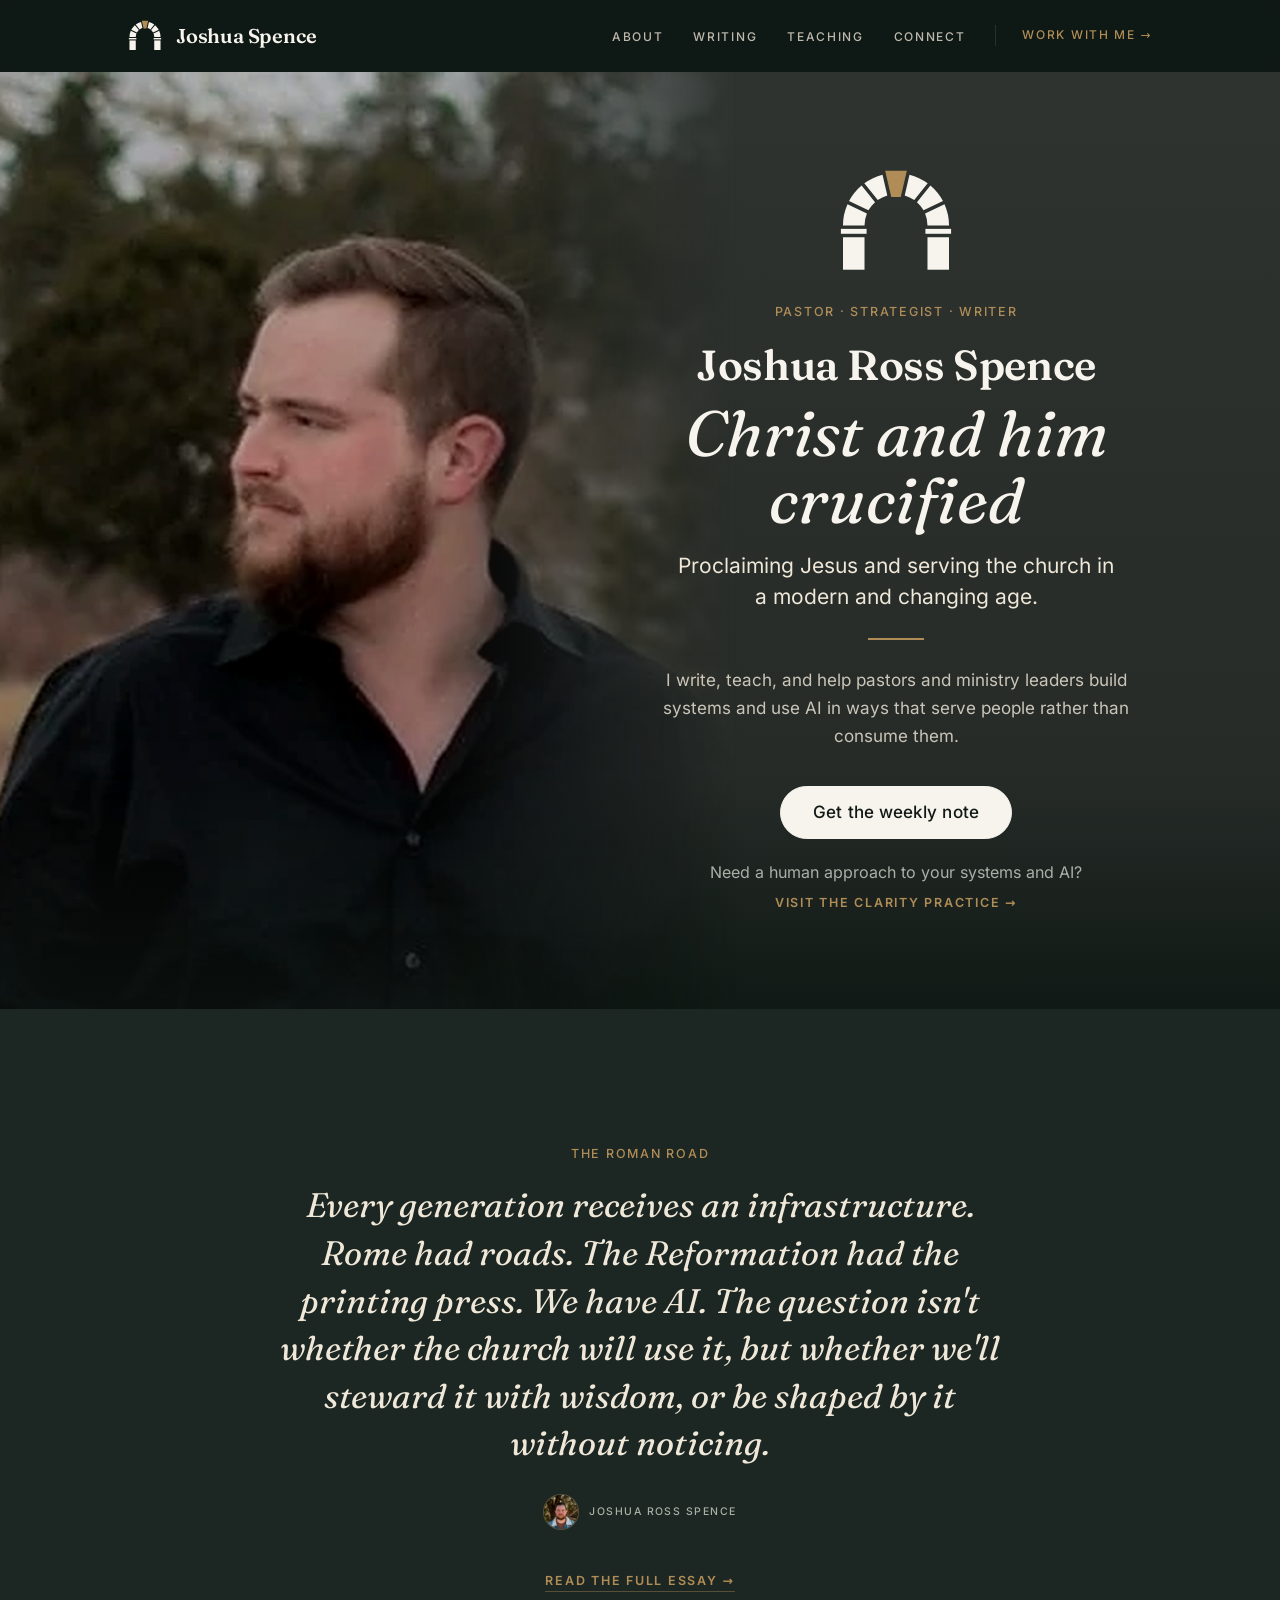
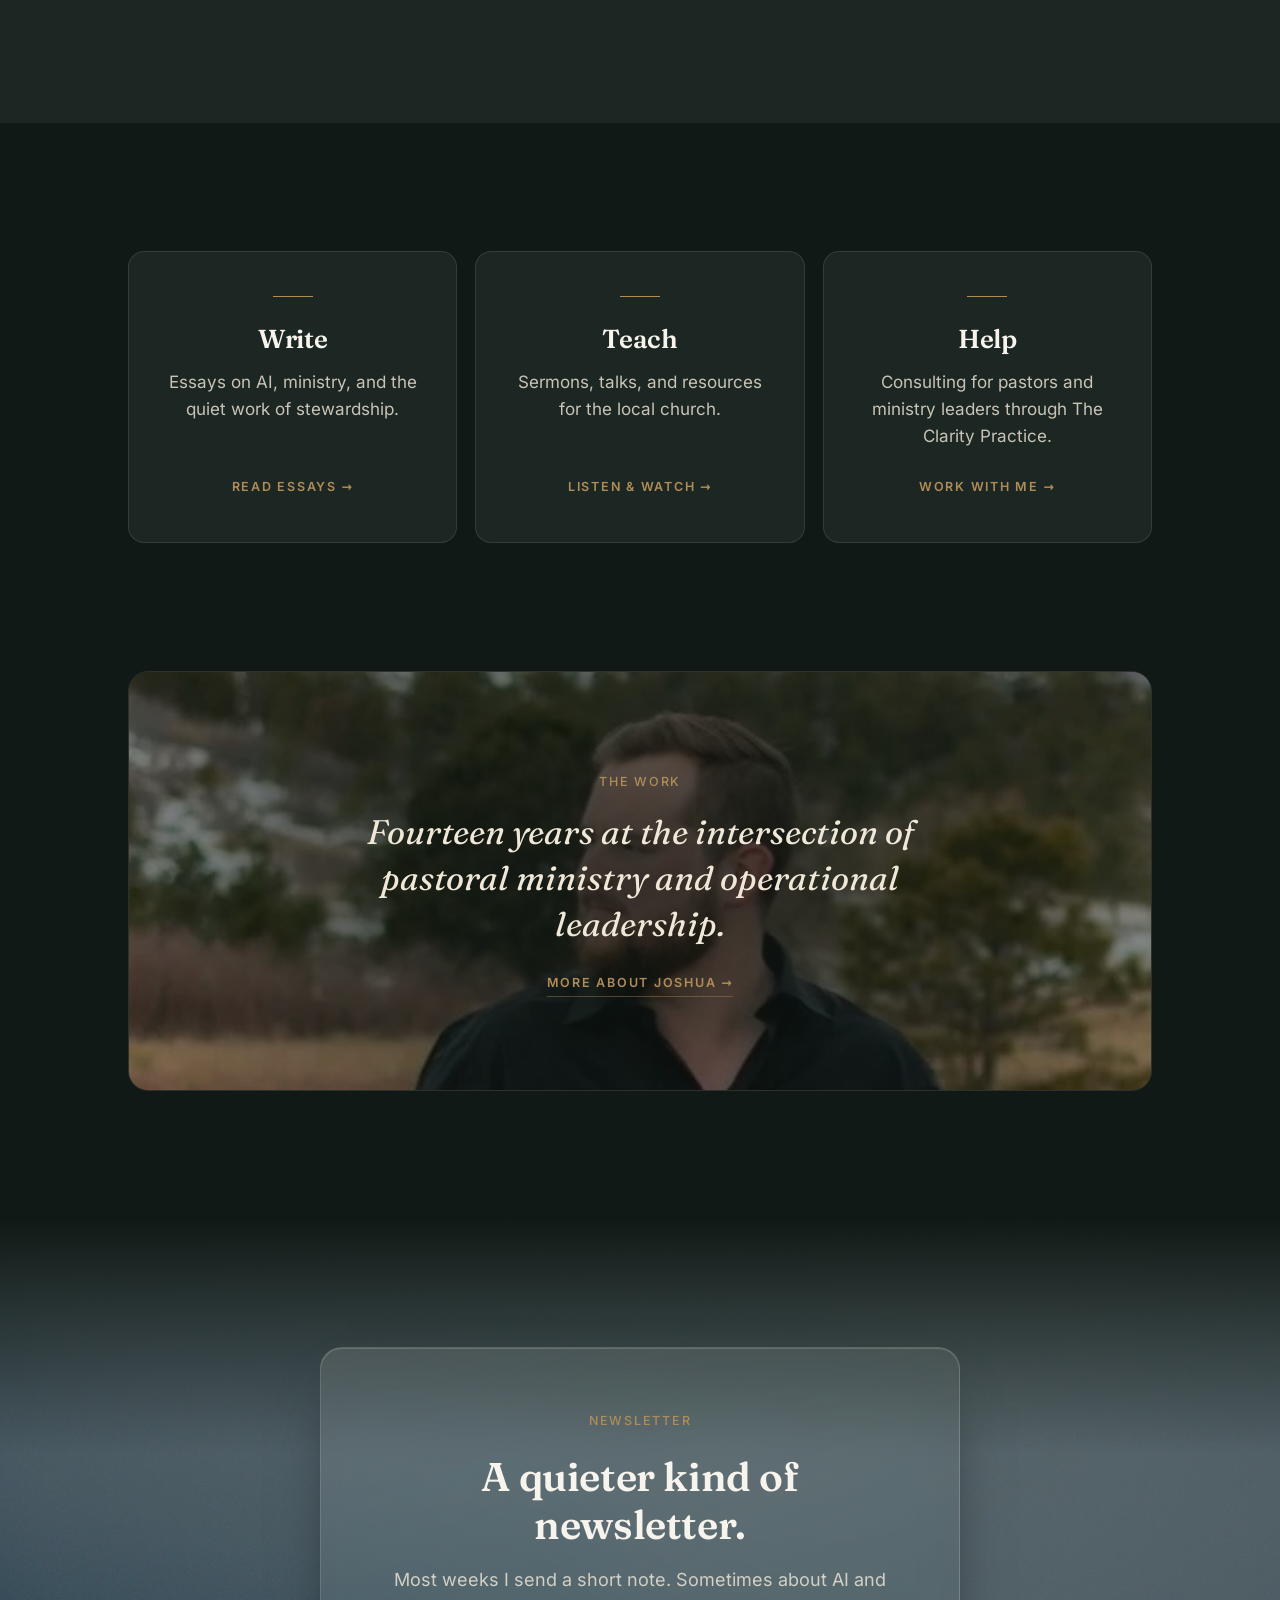
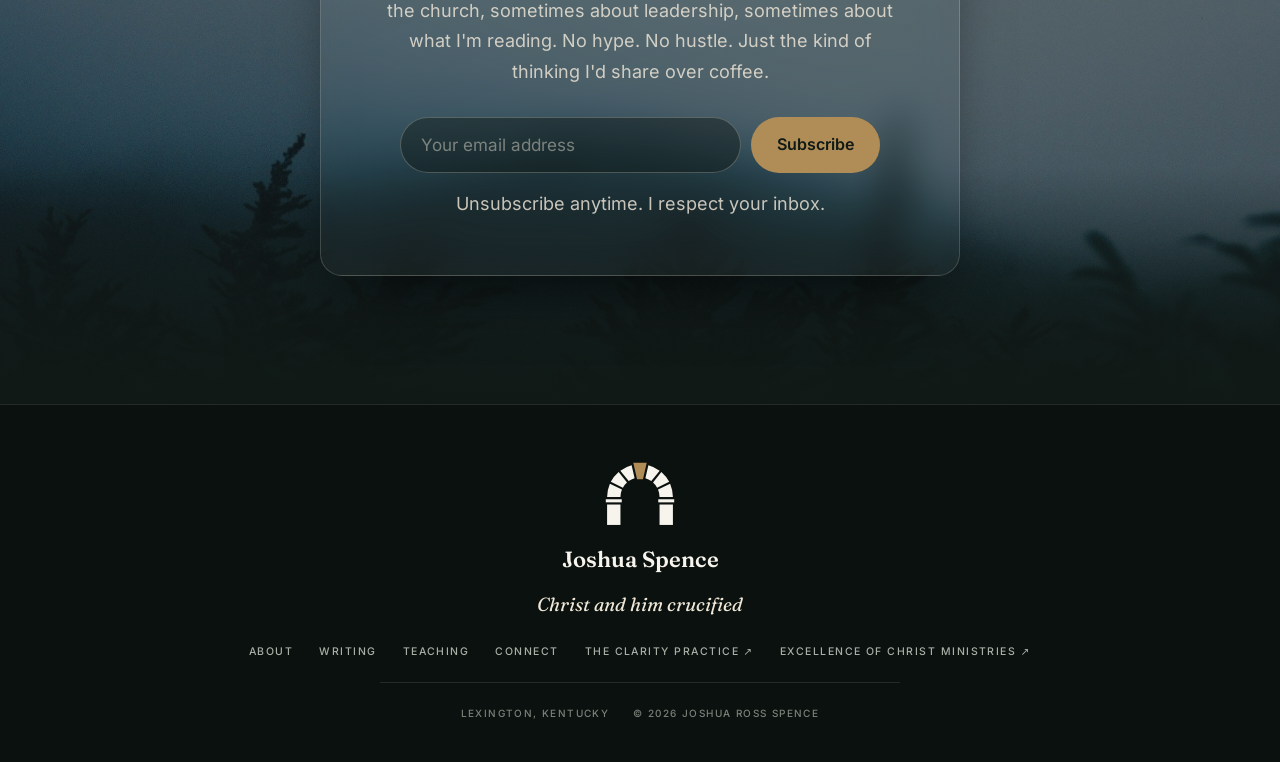
<file: index.html>
<!DOCTYPE html>
<html lang="en">
<head>
  <meta charset="UTF-8">
  <meta name="viewport" content="width=device-width, initial-scale=1.0">
  <title>Joshua Ross Spence · Christ and him crucified</title>
  <meta name="description" content="Joshua Ross Spence is a pastor and writer proclaiming Jesus and serving the church in a modern and changing age. Essays, teaching, and a quiet newsletter.">
  <meta name="theme-color" content="#101915">
  <link rel="canonical" href="https://joshuaspence.org/">
  <link rel="icon" href="assets/img/favicon.svg" type="image/svg+xml">
  <link rel="icon" href="assets/img/favicon-32.png" sizes="32x32" type="image/png">
  <link rel="apple-touch-icon" href="assets/img/apple-touch-icon.png">
  <meta property="og:type" content="website">
  <meta property="og:site_name" content="Joshua Ross Spence">
  <meta property="og:title" content="Joshua Ross Spence · Christ and him crucified">
  <meta property="og:description" content="Joshua Ross Spence is a pastor and writer proclaiming Jesus and serving the church in a modern and changing age. Essays, teaching, and a quiet newsletter.">
  <meta property="og:url" content="https://joshuaspence.org/">
  <meta property="og:image" content="https://joshuaspence.org/assets/img/og-image.jpg">
  <meta name="twitter:card" content="summary_large_image">
  <link rel="preload" href="assets/fonts/inter-latin-400-normal.woff2" as="font" type="font/woff2" crossorigin>
  <link rel="preload" href="assets/fonts/fraunces-latin-600-normal.woff2" as="font" type="font/woff2" crossorigin>
  <link rel="stylesheet" href="assets/css/styles.css">
  <script src="assets/js/flag.js"></script>
  <script type="application/ld+json">
  {"@context":"https://schema.org","@graph":[
    {"@type":"Person","@id":"https://joshuaspence.org/#person","name":"Joshua Ross Spence","alternateName":["Joshua Spence","Joshua R. Spence"],
     "url":"https://joshuaspence.org/","image":"https://joshuaspence.org/assets/img/js-portrait.jpg",
     "jobTitle":"Pastor, strategist, and writer","description":"Pastor and writer proclaiming Jesus and serving the church in a modern and changing age. Founder of The Clarity Practice, which helps churches use systems and AI wisely.",
     "address":{"@type":"PostalAddress","addressLocality":"Lexington","addressRegion":"KY","addressCountry":"US"},
     "alumniOf":{"@type":"CollegeOrUniversity","name":"Asbury Theological Seminary"},
     "knowsAbout":["Christian theology","Pastoral ministry","Church administration","AI for churches","Nonprofit operations"],
     "sameAs":["https://joshuaspence.co","https://substack.com/@joshuarossspence","https://www.instagram.com/joshuarossspence"]},
    {"@type":"WebSite","@id":"https://joshuaspence.org/#website","url":"https://joshuaspence.org/","name":"Joshua Ross Spence","description":"Christ and him crucified. Proclaiming Jesus and serving the church in a modern and changing age.","publisher":{"@id":"https://joshuaspence.org/#person"},"inLanguage":"en-US"}
  ]}
  </script>
</head>
<body>

  <!-- NAV -->
  <nav class="nav" role="navigation" aria-label="Main navigation">
    <div class="nav-inner">
      <a href="index.html" class="nav-logo" aria-label="Joshua Ross Spence, home"><img class="arch" src="assets/img/arch-white.svg" alt="" width="34" height="31"><span class="nav-name">Joshua Spence</span></a>
      <ul class="nav-links" role="list">
        <li><a href="about.html">About</a></li>
        <li><a href="writing.html">Writing</a></li>
        <li><a href="teaching.html">Teaching</a></li>
        <li><a href="connect.html">Connect</a></li>
      </ul>
      <a href="https://joshuaspence.co" class="nav-work" target="_blank" rel="noopener noreferrer">Work with me →</a>
      <button class="nav-hamburger" aria-label="Open menu" aria-expanded="false">
        <span></span><span></span><span></span>
      </button>
    </div>
  </nav>

  <div class="nav-mobile" role="dialog" aria-label="Mobile navigation">
    <a href="about.html">About</a>
    <a href="writing.html">Writing</a>
    <a href="teaching.html">Teaching</a>
    <a href="connect.html">Connect</a>
    <a href="https://joshuaspence.co" class="nav-work-mobile" target="_blank" rel="noopener noreferrer">Work with me →</a>
  </div>

  <main>

    <!-- HERO -->
    <section class="home-hero-section">
      <div class="home-hero-portrait">
        <img src="assets/img/js-hero-outdoor.jpg" alt="Joshua Ross Spence outdoors in a field near the pines" draggable="false" fetchpriority="high">
      </div>
      <div class="container">
        <div class="home-hero">
          <img class="arch hero-arch" src="assets/img/arch-white.svg" alt="" width="120" height="110">
          <span class="overline">Pastor · Strategist · Writer</span>
          <h1 class="hero-name">Joshua Ross Spence</h1>
          <p class="hero-line">Christ and him crucified</p>
          <p class="hero-desc">Proclaiming Jesus and serving the church in a modern and changing age.</p>
          <span class="hair" aria-hidden="true"></span>
          <p class="hero-sub">I write, teach, and help pastors and ministry leaders build systems and use AI in ways that serve people rather than consume them.</p>
          <div class="hero-actions">
            <a href="#subscribe" class="btn btn-primary btn-lg">Get the weekly note</a>
            <div class="hero-consult">
              <p class="hero-consult-label">Need a human approach to your systems and AI?</p>
              <a href="https://joshuaspence.co" class="hero-secondary" target="_blank" rel="noopener noreferrer">Visit The Clarity Practice →</a>
            </div>
          </div>
        </div>
      </div>
    </section>

    <!-- THE ROMAN ROAD -->
    <section class="roman-road section-stone">
      <div class="container">
        <div class="roman-road-inner fade-up">
          <span class="overline">The Roman Road</span>
          <p class="roman-road-body">Every generation receives an infrastructure. Rome had roads. The Reformation had the printing press. We have AI. The question isn't whether the church will use it, but whether we'll steward it with wisdom, or be shaped by it without noticing.</p>
          <div class="quote-attr">
            <div class="avatar avatar-sm">
              <img src="assets/img/js-portrait.jpg" alt="Joshua Spence">
            </div>
            <span class="quote-attr-name">Joshua Ross Spence</span>
          </div>
          <div class="roman-road-cta">
            <a href="writing.html#roman-road" class="link-text">Read the full essay →</a>
          </div>
        </div>
      </div>
    </section>

    <!-- THREE COLUMNS: WRITE / TEACH / HELP -->
    <section class="three-col-section">
      <div class="container">
        <div class="three-col-grid stagger">

          <div class="col-card">
            <div class="col-rule"></div>
            <h3>Write</h3>
            <p>Essays on AI, ministry, and the quiet work of stewardship.</p>
            <a href="writing.html" class="col-link">Read essays →</a>
          </div>

          <div class="col-card">
            <div class="col-rule"></div>
            <h3>Teach</h3>
            <p>Sermons, talks, and resources for the local church.</p>
            <a href="teaching.html" class="col-link">Listen &amp; watch →</a>
          </div>

          <div class="col-card">
            <div class="col-rule"></div>
            <h3>Help</h3>
            <p>Consulting for pastors and ministry leaders through The Clarity Practice.</p>
            <a href="https://joshuaspence.co" class="col-link" target="_blank" rel="noopener noreferrer">Work with me →</a>
          </div>

        </div>
      </div>
    </section>

    <!-- PHOTO STRIP -->
    <section style="padding: 0 0 clamp(88px,10vw,128px);">
      <div class="container">
        <div class="photo-strip fade-up">
          <img src="assets/img/js-outdoor.jpg" alt="Joshua Spence" loading="lazy">
          <div class="photo-strip-overlay">
            <div class="photo-strip-content">
              <span class="overline">The Work</span>
              <blockquote>Fourteen years at the intersection of pastoral ministry and operational leadership.</blockquote>
              <a href="about.html" class="strip-link">More about Joshua →</a>
            </div>
          </div>
        </div>
      </div>
    </section>

    <!-- EMAIL SIGNUP -->
    <section class="email-section" id="subscribe">
      <div class="container">
        <div class="email-inner fade-up">
          <span class="overline">Newsletter</span>
          <h2>A quieter kind of newsletter.</h2>
          <p>Most weeks I send a short note. Sometimes about AI and the church, sometimes about leadership, sometimes about what I'm reading. No hype. No hustle. Just the kind of thinking I'd share over coffee.</p>
          <iframe name="kit-frame" style="display:none;" aria-hidden="true" title="Kit form target"></iframe>
          <form class="email-form" action="https://app.kit.com/forms/9468211/subscriptions" method="post" target="kit-frame" novalidate>
            <input type="email" name="email_address" class="email-input" placeholder="Your email address" required aria-label="Email address">
            <button type="submit" class="email-btn">Subscribe</button>
          </form>
          <p class="email-micro">Unsubscribe anytime. I respect your inbox.</p>
        </div>
      </div>
    </section>

  </main>

  <!-- FOOTER -->
  <footer class="footer" role="contentinfo">
    <div class="container">
      <div class="footer-inner">
        <div class="footer-mark">
          <img class="arch" src="assets/img/arch-white.svg" alt="" width="72" height="66">
          <span class="footer-wordmark">Joshua Spence</span>
          <span class="italic-line">Christ and him crucified</span>
        </div>
        <nav class="footer-links" aria-label="Footer navigation">
          <a href="about.html">About</a>
          <a href="writing.html">Writing</a>
          <a href="teaching.html">Teaching</a>
          <a href="connect.html">Connect</a>
          <a href="https://joshuaspence.co" target="_blank" rel="noopener noreferrer">The Clarity Practice ↗</a>
          <a href="https://excellenciesofchrist.com" target="_blank" rel="noopener noreferrer">Excellence of Christ Ministries ↗</a>
        </nav>
        <div class="footer-divider"></div>
        <div class="footer-meta">
          <span>Lexington, Kentucky</span>
          <span>&copy; 2026 Joshua Ross Spence</span>
        </div>
      </div>
    </div>
  </footer>

  <script src="assets/js/main.js" defer></script>
</body>
</html>
</file>
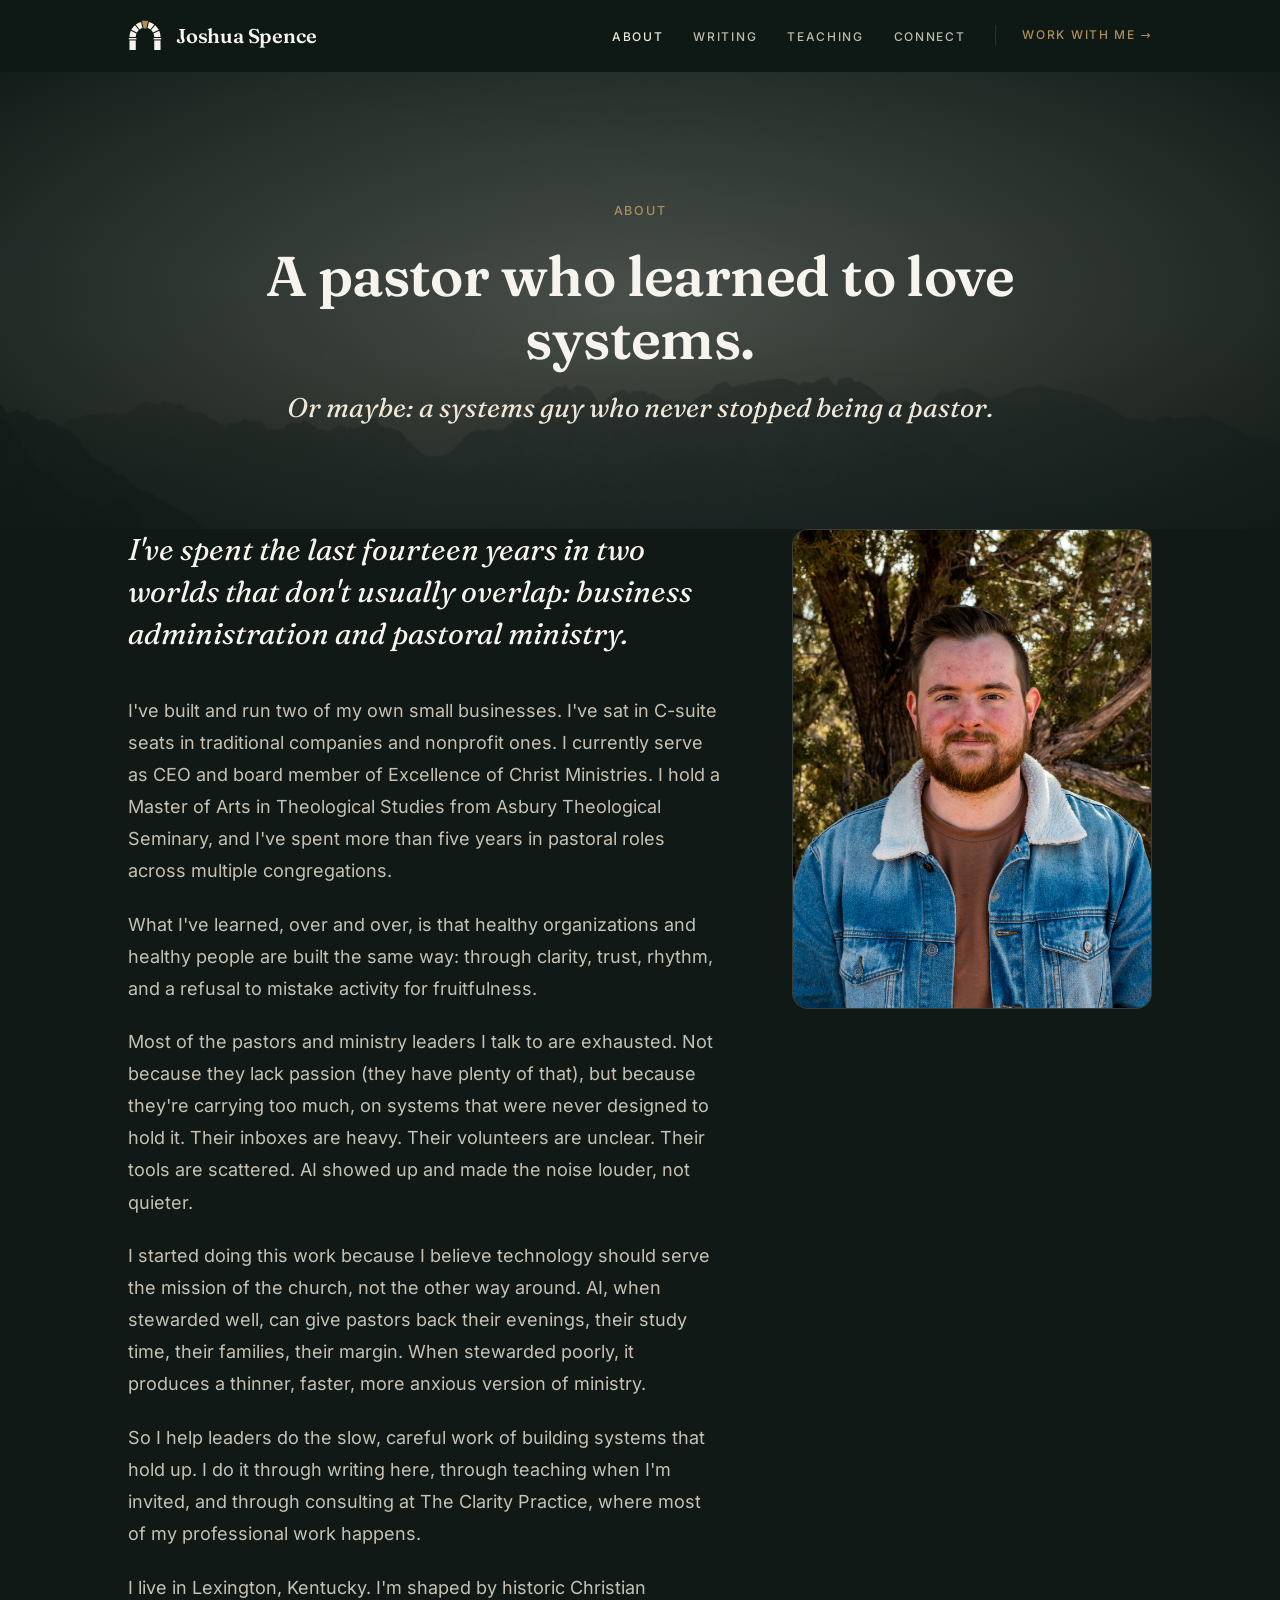
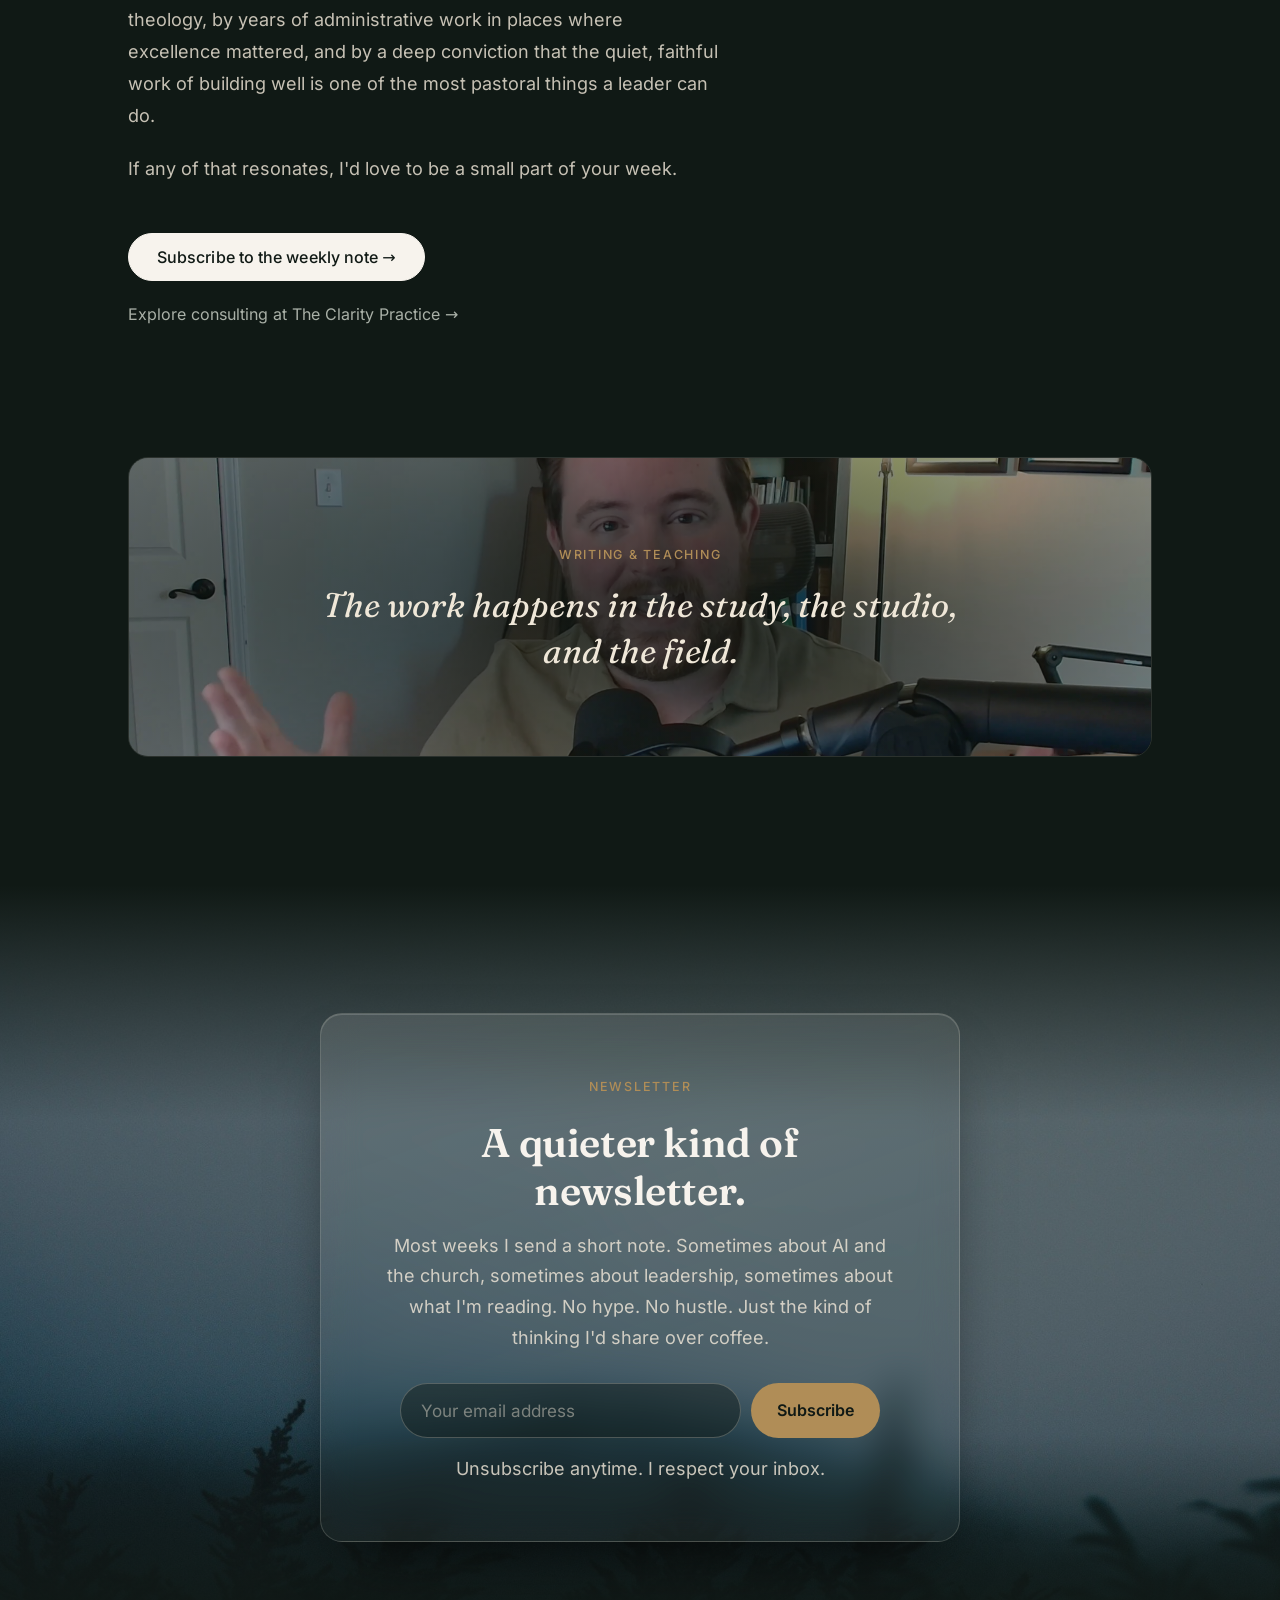
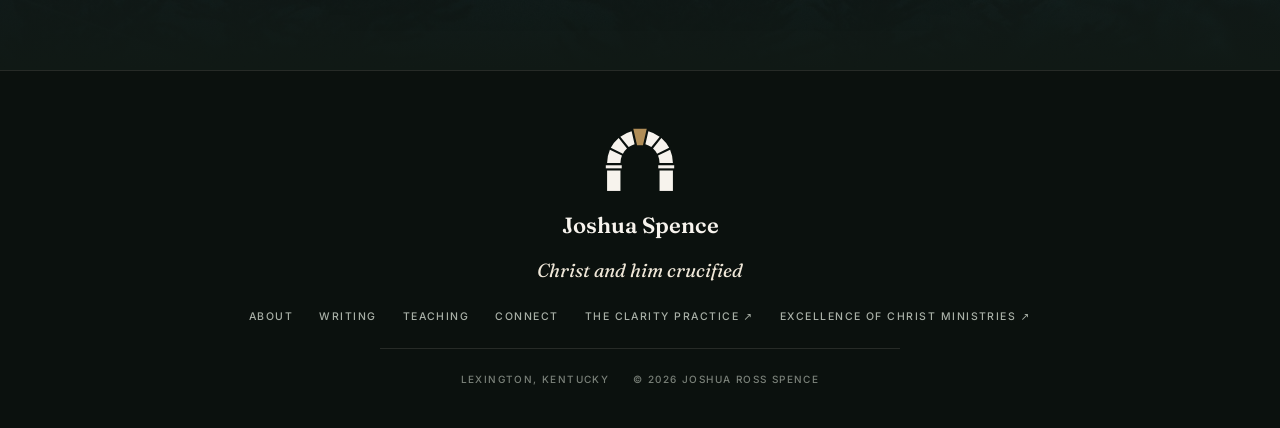
<file: about.html>
<!DOCTYPE html>
<html lang="en">
<head>
  <meta charset="UTF-8">
  <meta name="viewport" content="width=device-width, initial-scale=1.0">
  <title>About · Joshua Ross Spence</title>
  <meta name="description" content="A pastor who learned to love systems. Joshua Spence on ministry, business, and fourteen years at the intersection of both.">
  <meta name="theme-color" content="#101915">
  <link rel="canonical" href="https://joshuaspence.org/about.html">
  <link rel="icon" href="assets/img/favicon.svg" type="image/svg+xml">
  <link rel="icon" href="assets/img/favicon-32.png" sizes="32x32" type="image/png">
  <link rel="apple-touch-icon" href="assets/img/apple-touch-icon.png">
  <meta property="og:type" content="website">
  <meta property="og:site_name" content="Joshua Ross Spence">
  <meta property="og:title" content="About · Joshua Ross Spence">
  <meta property="og:description" content="A pastor who learned to love systems. Joshua Spence on ministry, business, and fourteen years at the intersection of both.">
  <meta property="og:url" content="https://joshuaspence.org/about.html">
  <meta property="og:image" content="https://joshuaspence.org/assets/img/og-image.jpg">
  <meta name="twitter:card" content="summary_large_image">
  <link rel="preload" href="assets/fonts/inter-latin-400-normal.woff2" as="font" type="font/woff2" crossorigin>
  <link rel="preload" href="assets/fonts/fraunces-latin-600-normal.woff2" as="font" type="font/woff2" crossorigin>
  <link rel="stylesheet" href="assets/css/styles.css">
  <script src="assets/js/flag.js"></script>
</head>
<body>

  <!-- NAV -->
  <nav class="nav" role="navigation" aria-label="Main navigation">
    <div class="nav-inner">
      <a href="index.html" class="nav-logo" aria-label="Joshua Ross Spence, home"><img class="arch" src="assets/img/arch-white.svg" alt="" width="34" height="31"><span class="nav-name">Joshua Spence</span></a>
      <ul class="nav-links" role="list">
        <li><a href="about.html">About</a></li>
        <li><a href="writing.html">Writing</a></li>
        <li><a href="teaching.html">Teaching</a></li>
        <li><a href="connect.html">Connect</a></li>
      </ul>
      <a href="https://joshuaspence.co" class="nav-work" target="_blank" rel="noopener noreferrer">Work with me →</a>
      <button class="nav-hamburger" aria-label="Open menu" aria-expanded="false">
        <span></span><span></span><span></span>
      </button>
    </div>
  </nav>

  <div class="nav-mobile" role="dialog" aria-label="Mobile navigation">
    <a href="about.html">About</a>
    <a href="writing.html">Writing</a>
    <a href="teaching.html">Teaching</a>
    <a href="connect.html">Connect</a>
    <a href="https://joshuaspence.co" class="nav-work-mobile" target="_blank" rel="noopener noreferrer">Work with me →</a>
  </div>

  <main>

    <!-- HERO -->
    <section class="page-hero-wrap">
      <img class="hero-bg" src="assets/img/bg-mountain-range.jpg" alt="" aria-hidden="true">
      <div class="container">
        <div class="page-hero">
          <span class="overline">About</span>
          <h1>A pastor who learned to love systems.</h1>
          <p class="hero-sub">Or maybe: a systems guy who never stopped being a pastor.</p>
        </div>
      </div>
    </section>

    <!-- ABOUT CONTENT -->
    <section style="padding-top:0; padding-bottom:clamp(88px,10vw,128px);">
      <div class="container">
        <div class="about-layout">

          <div>
            <p class="about-lead">I've spent the last fourteen years in two worlds that don't usually overlap: business administration and pastoral ministry.</p>

            <div class="about-body fade-up">
              <p>I've built and run two of my own small businesses. I've sat in C-suite seats in traditional companies and nonprofit ones. I currently serve as CEO and board member of Excellence of Christ Ministries. I hold a Master of Arts in Theological Studies from Asbury Theological Seminary, and I've spent more than five years in pastoral roles across multiple congregations.</p>
              <p>What I've learned, over and over, is that healthy organizations and healthy people are built the same way: through clarity, trust, rhythm, and a refusal to mistake activity for fruitfulness.</p>
              <p>Most of the pastors and ministry leaders I talk to are exhausted. Not because they lack passion (they have plenty of that), but because they're carrying too much, on systems that were never designed to hold it. Their inboxes are heavy. Their volunteers are unclear. Their tools are scattered. AI showed up and made the noise louder, not quieter.</p>
              <p>I started doing this work because I believe technology should serve the mission of the church, not the other way around. AI, when stewarded well, can give pastors back their evenings, their study time, their families, their margin. When stewarded poorly, it produces a thinner, faster, more anxious version of ministry.</p>
              <p>So I help leaders do the slow, careful work of building systems that hold up. I do it through writing here, through teaching when I'm invited, and through consulting at The Clarity Practice, where most of my professional work happens.</p>
              <p>I live in Lexington, Kentucky. I'm shaped by historic Christian theology, by years of administrative work in places where excellence mattered, and by a deep conviction that the quiet, faithful work of building well is one of the most pastoral things a leader can do.</p>
              <p>If any of that resonates, I'd love to be a small part of your week.</p>
            </div>

            <div class="about-ctas fade-up">
              <a href="connect.html#subscribe" class="btn btn-primary">Subscribe to the weekly note →</a>
              <a href="https://joshuaspence.co" class="link-muted" target="_blank" rel="noopener noreferrer">Explore consulting at The Clarity Practice →</a>
            </div>
          </div>

          <div class="about-photo fade-up">
            <img src="assets/img/js-portrait.jpg" alt="Joshua Spence" loading="lazy">
          </div>

        </div>
      </div>
    </section>

    <!-- PODCAST / CRAFT PHOTO STRIP -->
    <section style="padding: 0 0 clamp(88px,10vw,128px);">
      <div class="container">
        <div class="photo-strip fade-up" style="height:300px;">
          <img src="assets/img/js-podcast.jpg" alt="Joshua Spence at work" loading="lazy" style="object-position: center center;">
          <div class="photo-strip-overlay" style="background: linear-gradient(to right, rgba(58,61,46,0.68) 0%, rgba(58,61,46,0.18) 100%);">
            <div class="photo-strip-content">
              <span class="overline">Writing &amp; Teaching</span>
              <blockquote>The work happens in the study, the studio, and the field.</blockquote>
            </div>
          </div>
        </div>
      </div>
    </section>

    <!-- EMAIL SIGNUP -->
    <section class="email-section" id="subscribe">
      <div class="container">
        <div class="email-inner fade-up">
          <span class="overline">Newsletter</span>
          <h2>A quieter kind of newsletter.</h2>
          <p>Most weeks I send a short note. Sometimes about AI and the church, sometimes about leadership, sometimes about what I'm reading. No hype. No hustle. Just the kind of thinking I'd share over coffee.</p>
          <iframe name="kit-frame" style="display:none;" aria-hidden="true" title="Kit form target"></iframe>
          <form class="email-form" action="https://app.kit.com/forms/9468211/subscriptions" method="post" target="kit-frame" novalidate>
            <input type="email" name="email_address" class="email-input" placeholder="Your email address" required aria-label="Email address">
            <button type="submit" class="email-btn">Subscribe</button>
          </form>
          <p class="email-micro">Unsubscribe anytime. I respect your inbox.</p>
        </div>
      </div>
    </section>

  </main>

  <!-- FOOTER -->
  <footer class="footer" role="contentinfo">
    <div class="container">
      <div class="footer-inner">
        <div class="footer-mark">
          <img class="arch" src="assets/img/arch-white.svg" alt="" width="72" height="66">
          <span class="footer-wordmark">Joshua Spence</span>
          <span class="italic-line">Christ and him crucified</span>
        </div>
        <nav class="footer-links" aria-label="Footer navigation">
          <a href="about.html">About</a>
          <a href="writing.html">Writing</a>
          <a href="teaching.html">Teaching</a>
          <a href="connect.html">Connect</a>
          <a href="https://joshuaspence.co" target="_blank" rel="noopener noreferrer">The Clarity Practice ↗</a>
          <a href="https://excellenciesofchrist.com" target="_blank" rel="noopener noreferrer">Excellence of Christ Ministries ↗</a>
        </nav>
        <div class="footer-divider"></div>
        <div class="footer-meta">
          <span>Lexington, Kentucky</span>
          <span>&copy; 2026 Joshua Ross Spence</span>
        </div>
      </div>
    </div>
  </footer>

  <script src="assets/js/main.js" defer></script>
</body>
</html>
</file>
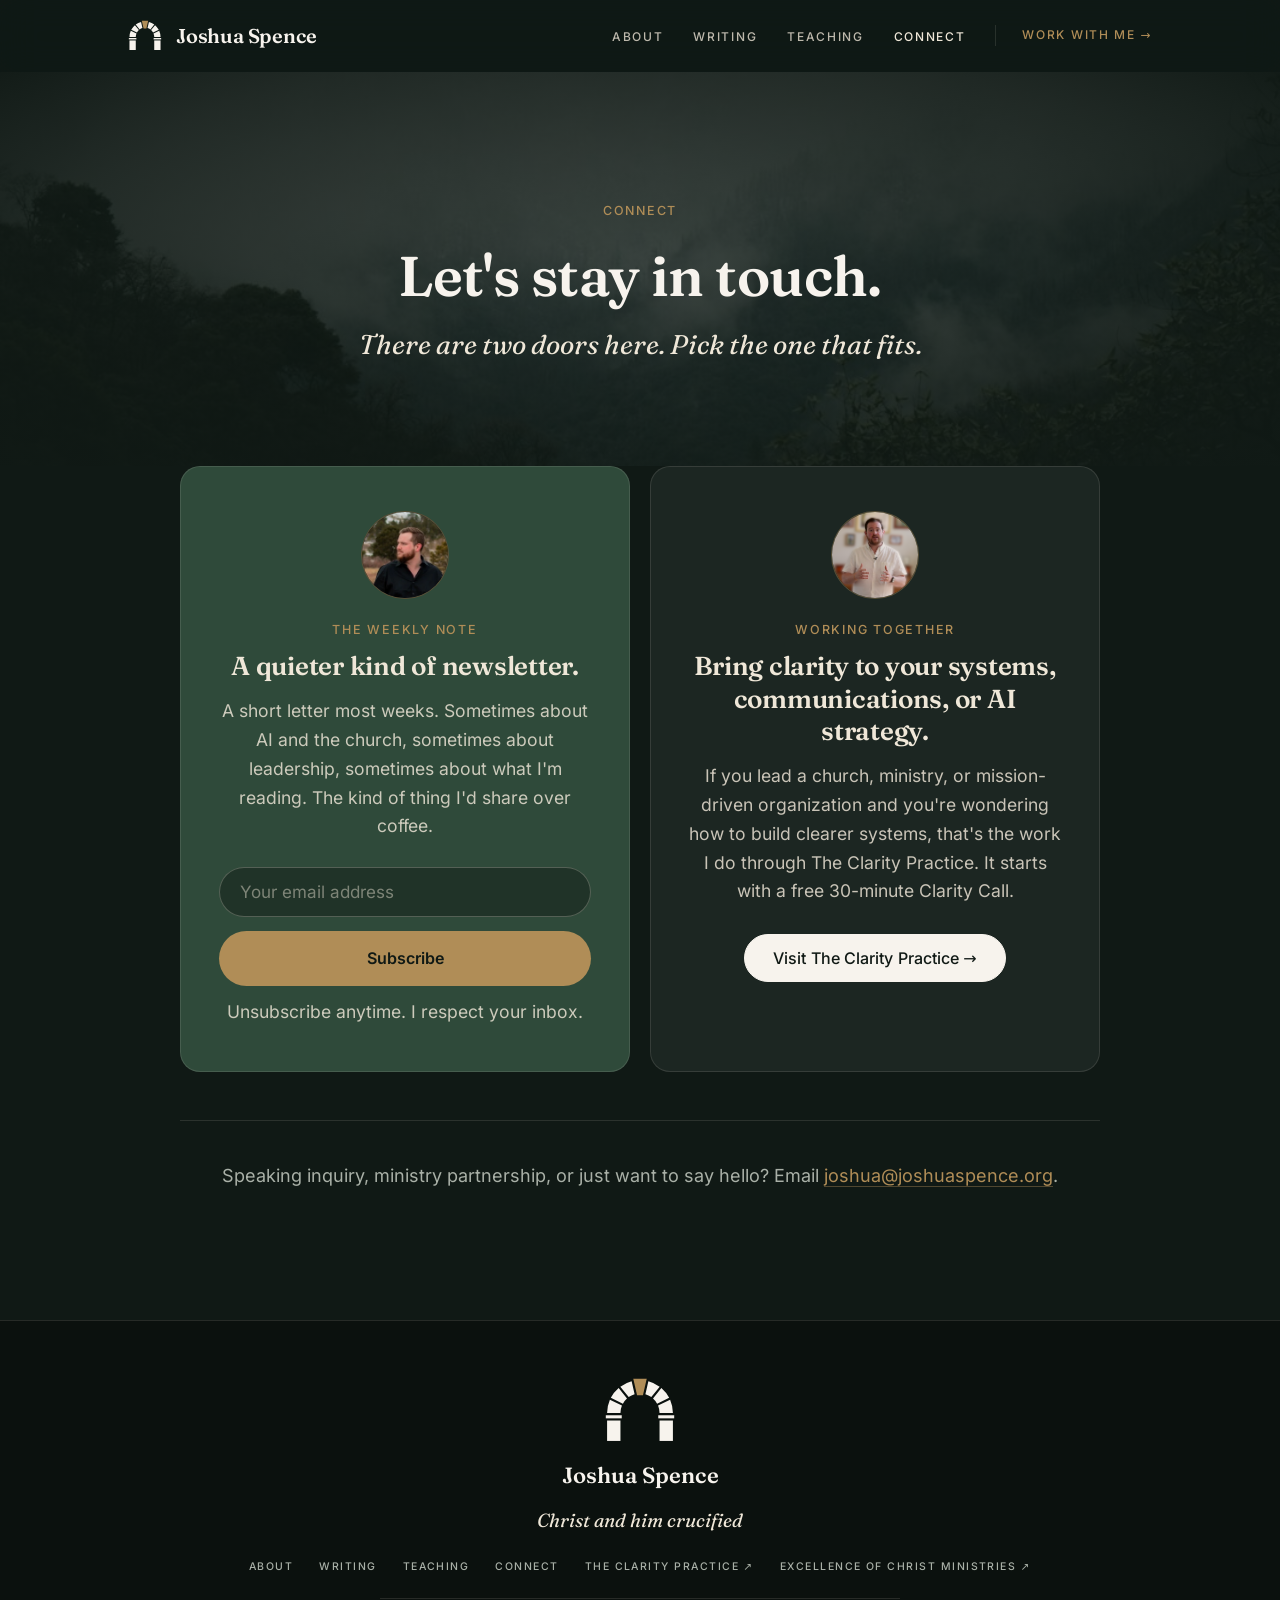
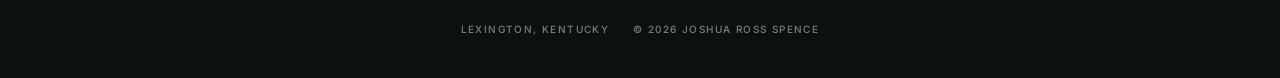
<file: connect.html>
<!DOCTYPE html>
<html lang="en">
<head>
  <meta charset="UTF-8">
  <meta name="viewport" content="width=device-width, initial-scale=1.0">
  <title>Connect · Joshua Ross Spence</title>
  <meta name="description" content="Subscribe to the weekly note or explore consulting through The Clarity Practice. Two doors. Pick the one that fits.">
  <meta name="theme-color" content="#101915">
  <link rel="canonical" href="https://joshuaspence.org/connect.html">
  <link rel="icon" href="assets/img/favicon.svg" type="image/svg+xml">
  <link rel="icon" href="assets/img/favicon-32.png" sizes="32x32" type="image/png">
  <link rel="apple-touch-icon" href="assets/img/apple-touch-icon.png">
  <meta property="og:type" content="website">
  <meta property="og:site_name" content="Joshua Ross Spence">
  <meta property="og:title" content="Connect · Joshua Ross Spence">
  <meta property="og:description" content="Subscribe to the weekly note or explore consulting through The Clarity Practice. Two doors. Pick the one that fits.">
  <meta property="og:url" content="https://joshuaspence.org/connect.html">
  <meta property="og:image" content="https://joshuaspence.org/assets/img/og-image.jpg">
  <meta name="twitter:card" content="summary_large_image">
  <link rel="preload" href="assets/fonts/inter-latin-400-normal.woff2" as="font" type="font/woff2" crossorigin>
  <link rel="preload" href="assets/fonts/fraunces-latin-600-normal.woff2" as="font" type="font/woff2" crossorigin>
  <link rel="stylesheet" href="assets/css/styles.css">
  <script src="assets/js/flag.js"></script>
</head>
<body>

  <!-- NAV -->
  <nav class="nav" role="navigation" aria-label="Main navigation">
    <div class="nav-inner">
      <a href="index.html" class="nav-logo" aria-label="Joshua Ross Spence, home"><img class="arch" src="assets/img/arch-white.svg" alt="" width="34" height="31"><span class="nav-name">Joshua Spence</span></a>
      <ul class="nav-links" role="list">
        <li><a href="about.html">About</a></li>
        <li><a href="writing.html">Writing</a></li>
        <li><a href="teaching.html">Teaching</a></li>
        <li><a href="connect.html">Connect</a></li>
      </ul>
      <a href="https://joshuaspence.co" class="nav-work" target="_blank" rel="noopener noreferrer">Work with me →</a>
      <button class="nav-hamburger" aria-label="Open menu" aria-expanded="false">
        <span></span><span></span><span></span>
      </button>
    </div>
  </nav>

  <div class="nav-mobile" role="dialog" aria-label="Mobile navigation">
    <a href="about.html">About</a>
    <a href="writing.html">Writing</a>
    <a href="teaching.html">Teaching</a>
    <a href="connect.html">Connect</a>
    <a href="https://joshuaspence.co" class="nav-work-mobile" target="_blank" rel="noopener noreferrer">Work with me →</a>
  </div>

  <main>

    <!-- HERO -->
    <section class="page-hero-wrap">
      <img class="hero-bg" src="assets/img/bg-valley-fog.jpg" alt="" aria-hidden="true">
      <div class="container">
        <div class="page-hero">
          <span class="overline">Connect</span>
          <h1>Let's stay in touch.</h1>
          <p class="hero-sub">There are two doors here. Pick the one that fits.</p>
        </div>
      </div>
    </section>

    <!-- TWO DOORS -->
    <section style="padding-top:0; padding-bottom:clamp(88px,10vw,128px);" id="subscribe">
      <div class="container">

        <div class="doors-grid stagger">

          <!-- Door 1: Email (primary) -->
          <div class="door door-primary">
            <div class="avatar avatar-xl" style="margin-bottom:20px;">
              <img src="assets/img/js-outdoor.jpg" alt="Joshua Spence">
            </div>
            <span class="overline">The weekly note</span>
            <h3>A quieter kind of newsletter.</h3>
            <p>A short letter most weeks. Sometimes about AI and the church, sometimes about leadership, sometimes about what I'm reading. The kind of thing I'd share over coffee.</p>
            <iframe name="kit-frame-connect" style="display:none;" aria-hidden="true" title="Kit form target"></iframe>
            <form class="door-form" id="doorForm" action="https://app.kit.com/forms/9468211/subscriptions" method="post" target="kit-frame-connect" novalidate>
              <input type="email" name="email_address" class="door-input" placeholder="Your email address" required aria-label="Email address">
              <button type="submit" class="email-btn door-sub-btn" style="margin-top:4px;">Subscribe</button>
            </form>
            <p class="email-micro" style="margin-top:12px;">Unsubscribe anytime. I respect your inbox.</p>
          </div>

          <!-- Door 2: Consulting (secondary) -->
          <div class="door door-secondary">
            <div class="avatar avatar-xl" style="margin-bottom:20px;">
              <img src="assets/img/js-consult.png" alt="Joshua Spence">
            </div>
            <span class="overline">Working together</span>
            <h3>Bring clarity to your systems, communications, or AI strategy.</h3>
            <p>If you lead a church, ministry, or mission-driven organization and you're wondering how to build clearer systems, that's the work I do through The Clarity Practice. It starts with a free 30-minute Clarity Call.</p>
            <div class="door-cta">
              <a href="https://joshuaspence.co" class="btn btn-primary" target="_blank" rel="noopener noreferrer">Visit The Clarity Practice →</a>
            </div>
          </div>

        </div>

        <!-- Door 3: Direct contact -->
        <div class="connect-direct fade-up">
          <p>Speaking inquiry, ministry partnership, or just want to say hello? Email <a href="mailto:joshua@joshuaspence.org">joshua@joshuaspence.org</a>.</p>
        </div>

      </div>
    </section>

  </main>

  <!-- FOOTER -->
  <footer class="footer" role="contentinfo">
    <div class="container">
      <div class="footer-inner">
        <div class="footer-mark">
          <img class="arch" src="assets/img/arch-white.svg" alt="" width="72" height="66">
          <span class="footer-wordmark">Joshua Spence</span>
          <span class="italic-line">Christ and him crucified</span>
        </div>
        <nav class="footer-links" aria-label="Footer navigation">
          <a href="about.html">About</a>
          <a href="writing.html">Writing</a>
          <a href="teaching.html">Teaching</a>
          <a href="connect.html">Connect</a>
          <a href="https://joshuaspence.co" target="_blank" rel="noopener noreferrer">The Clarity Practice ↗</a>
          <a href="https://excellenciesofchrist.com" target="_blank" rel="noopener noreferrer">Excellence of Christ Ministries ↗</a>
        </nav>
        <div class="footer-divider"></div>
        <div class="footer-meta">
          <span>Lexington, Kentucky</span>
          <span>&copy; 2026 Joshua Ross Spence</span>
        </div>
      </div>
    </div>
  </footer>

  <script src="assets/js/main.js" defer></script>
</body>
</html>
</file>
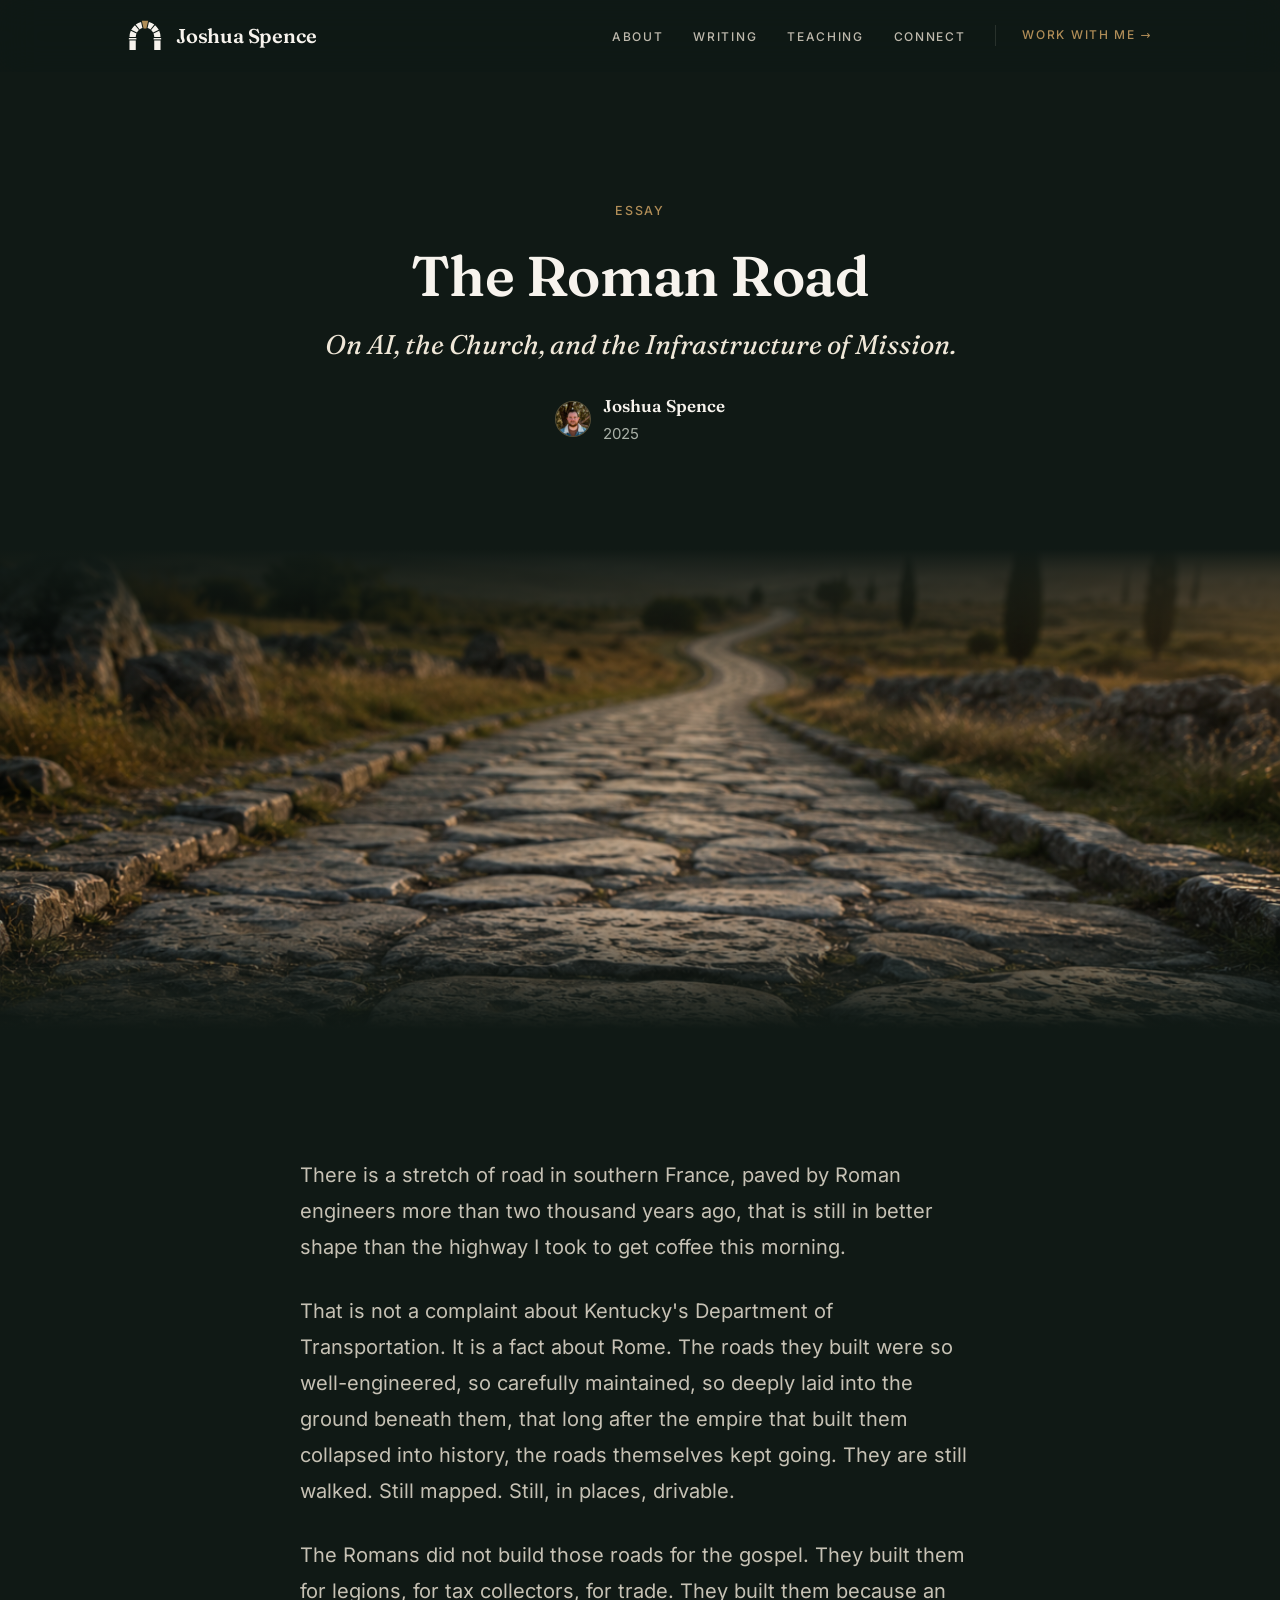
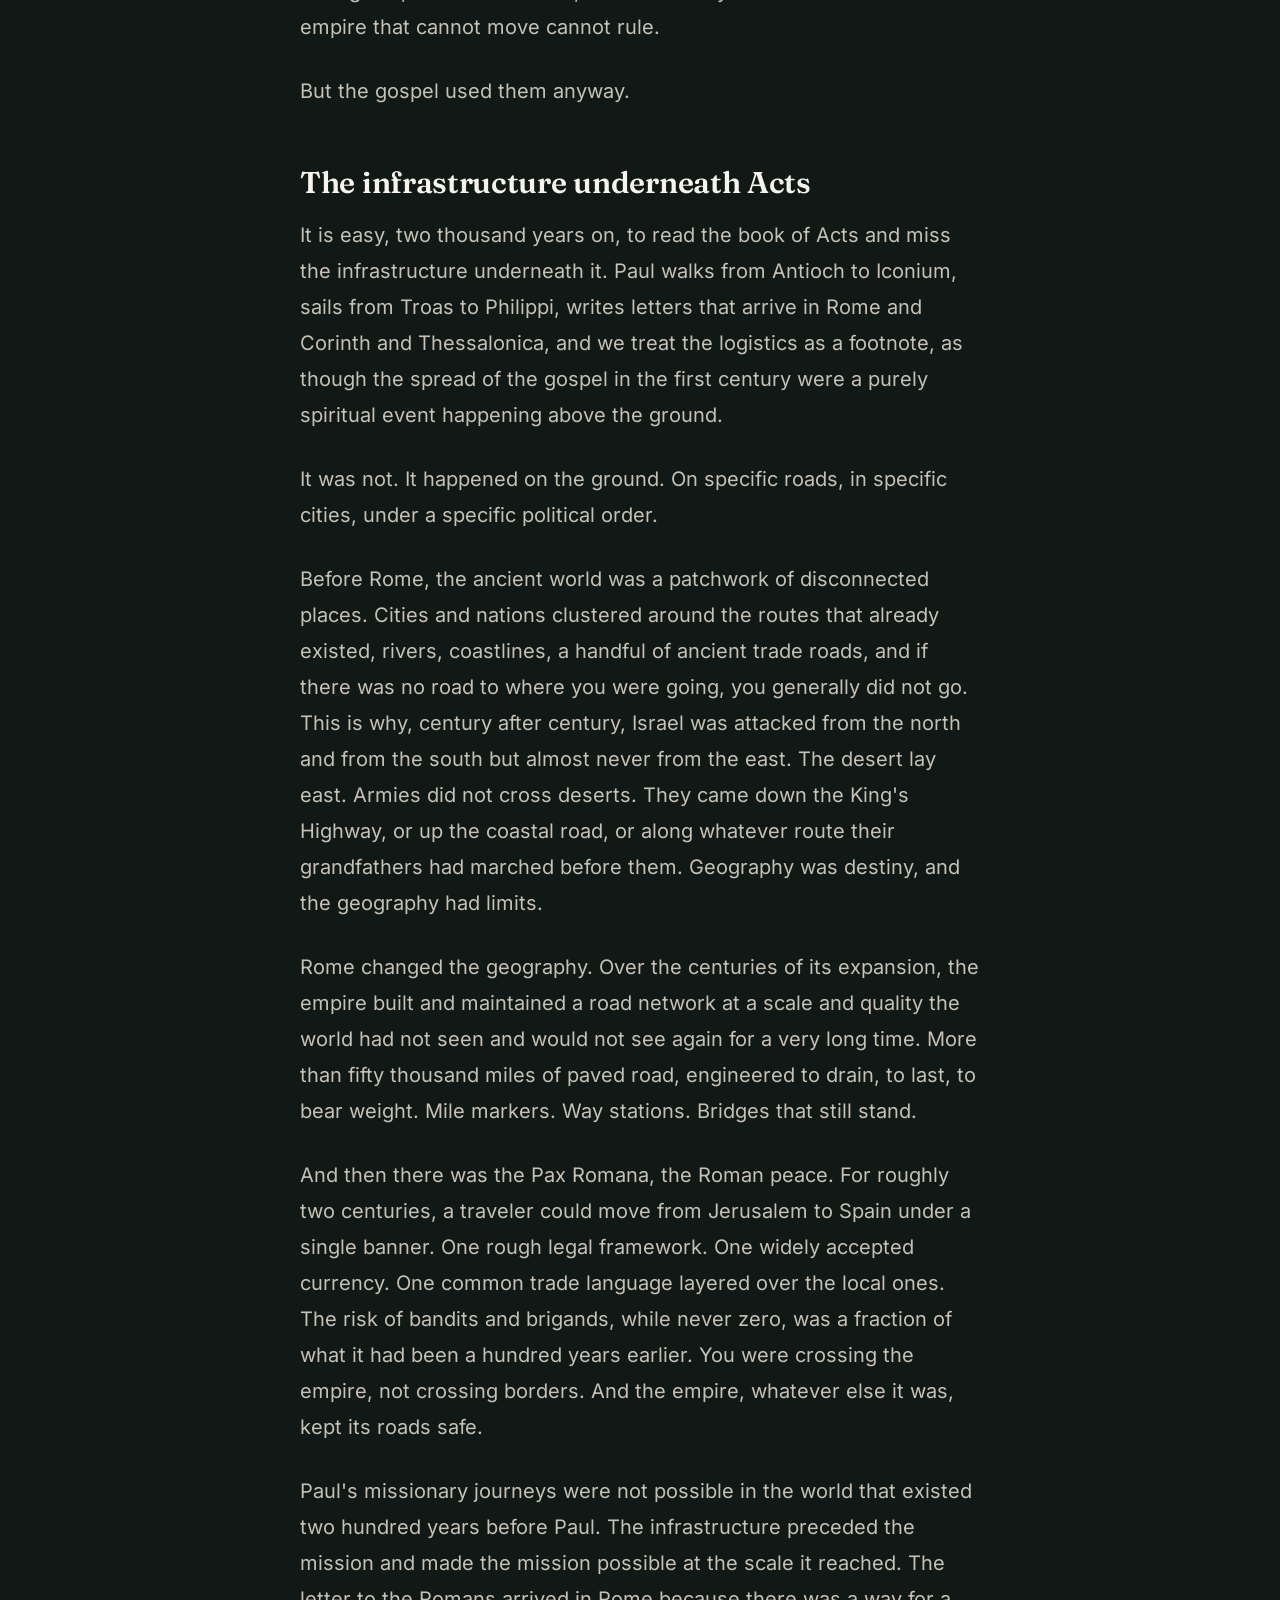
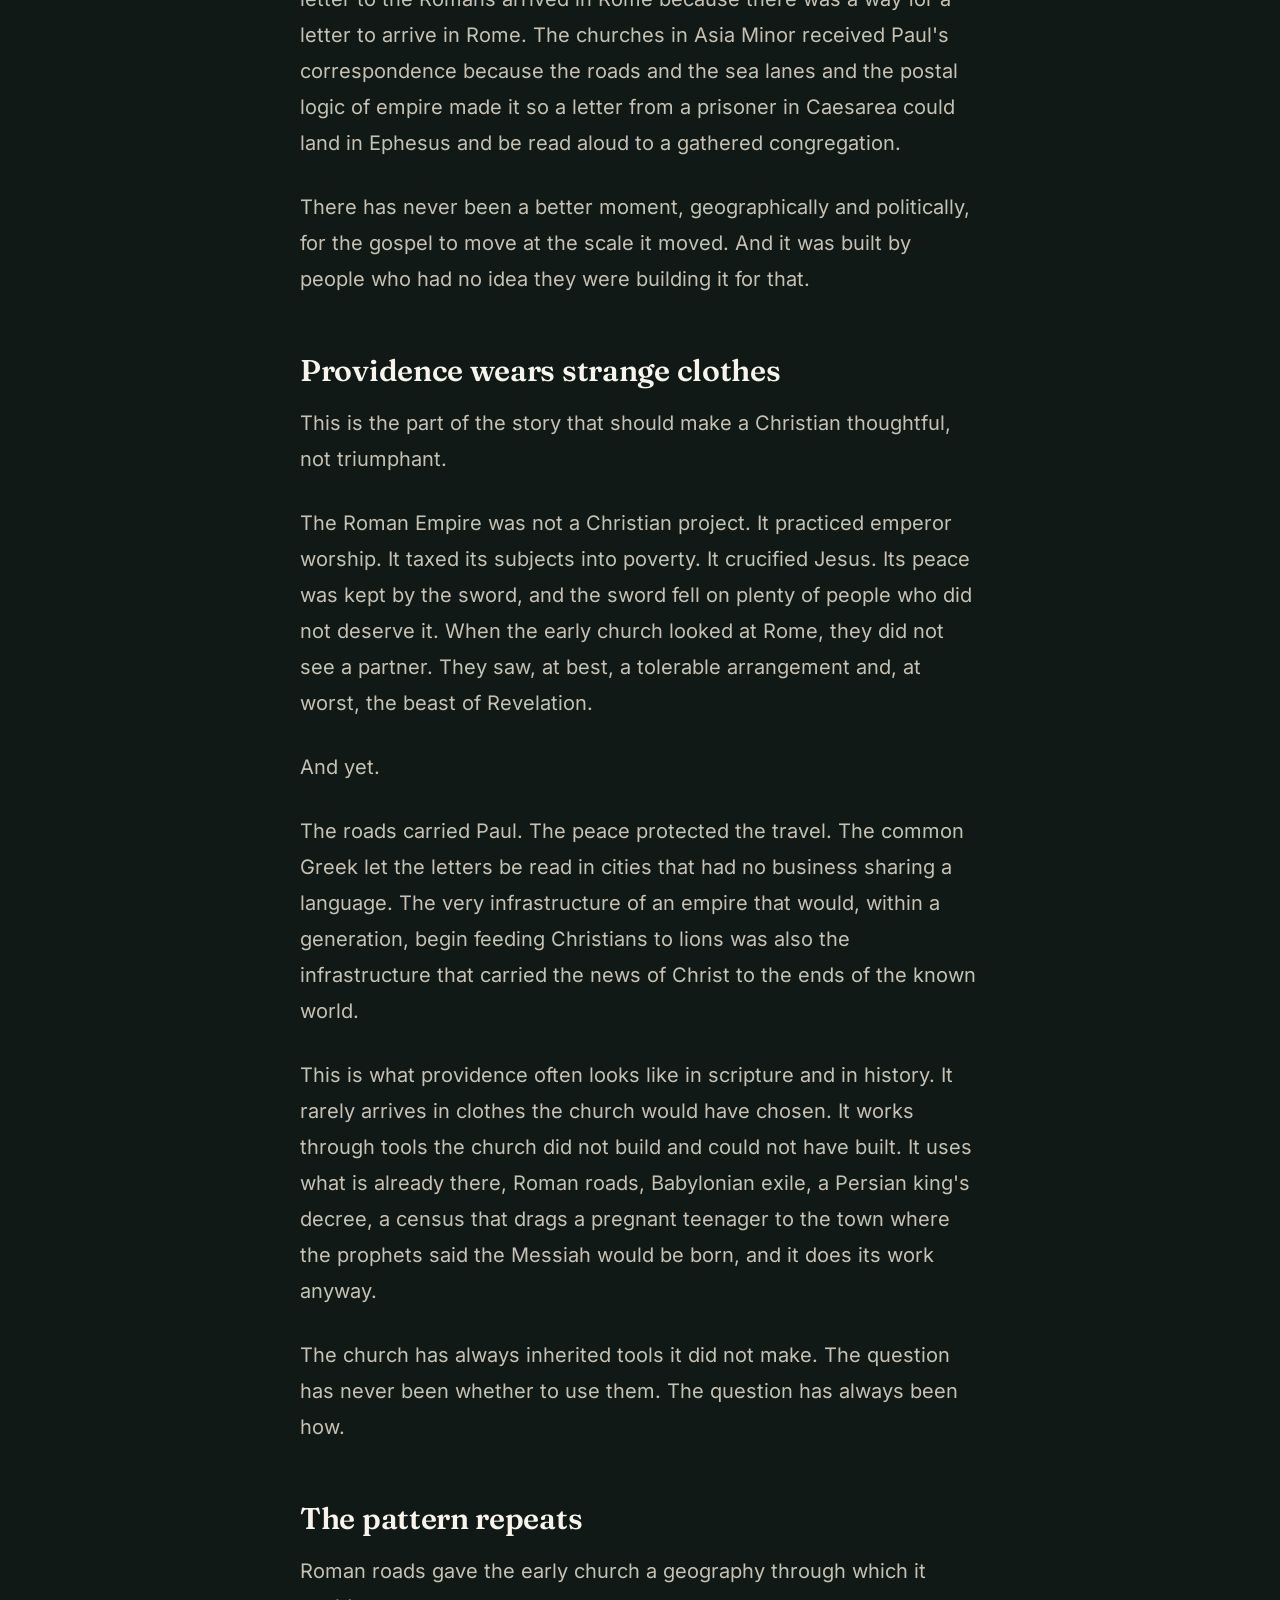
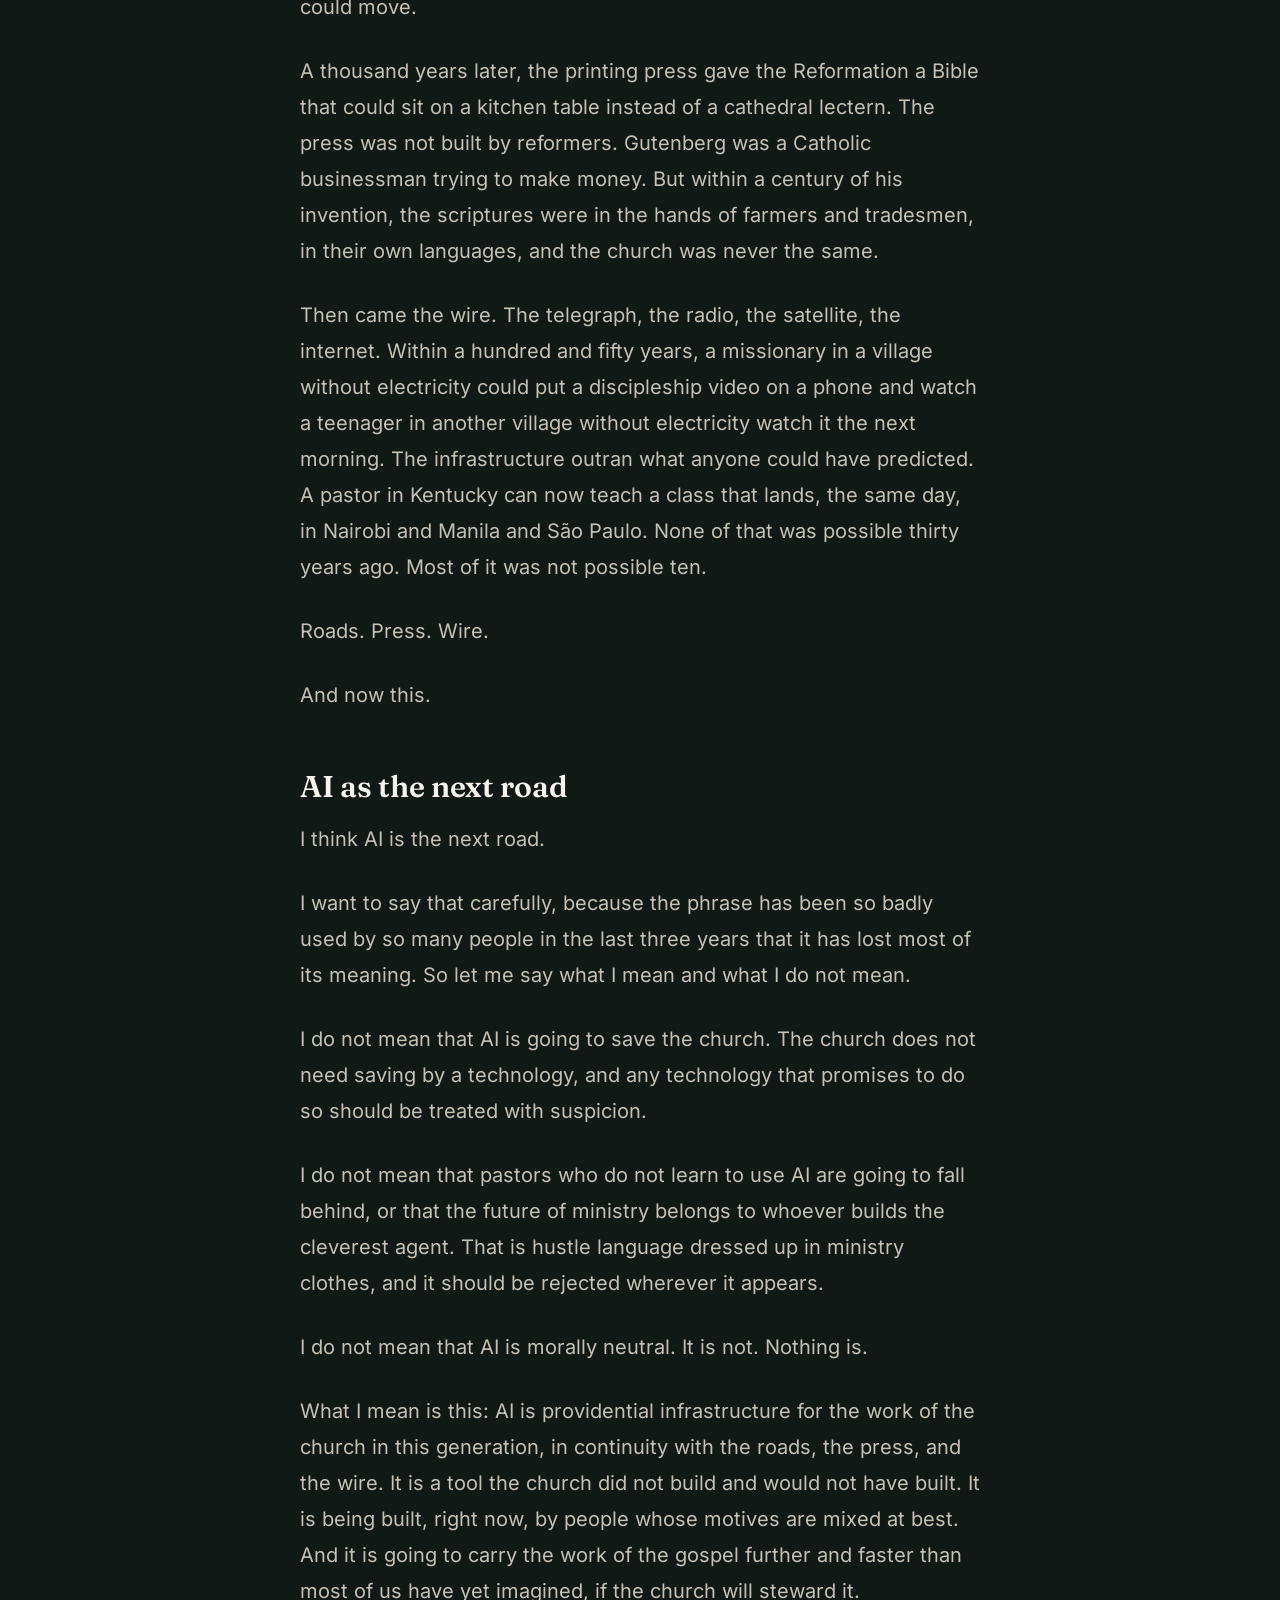
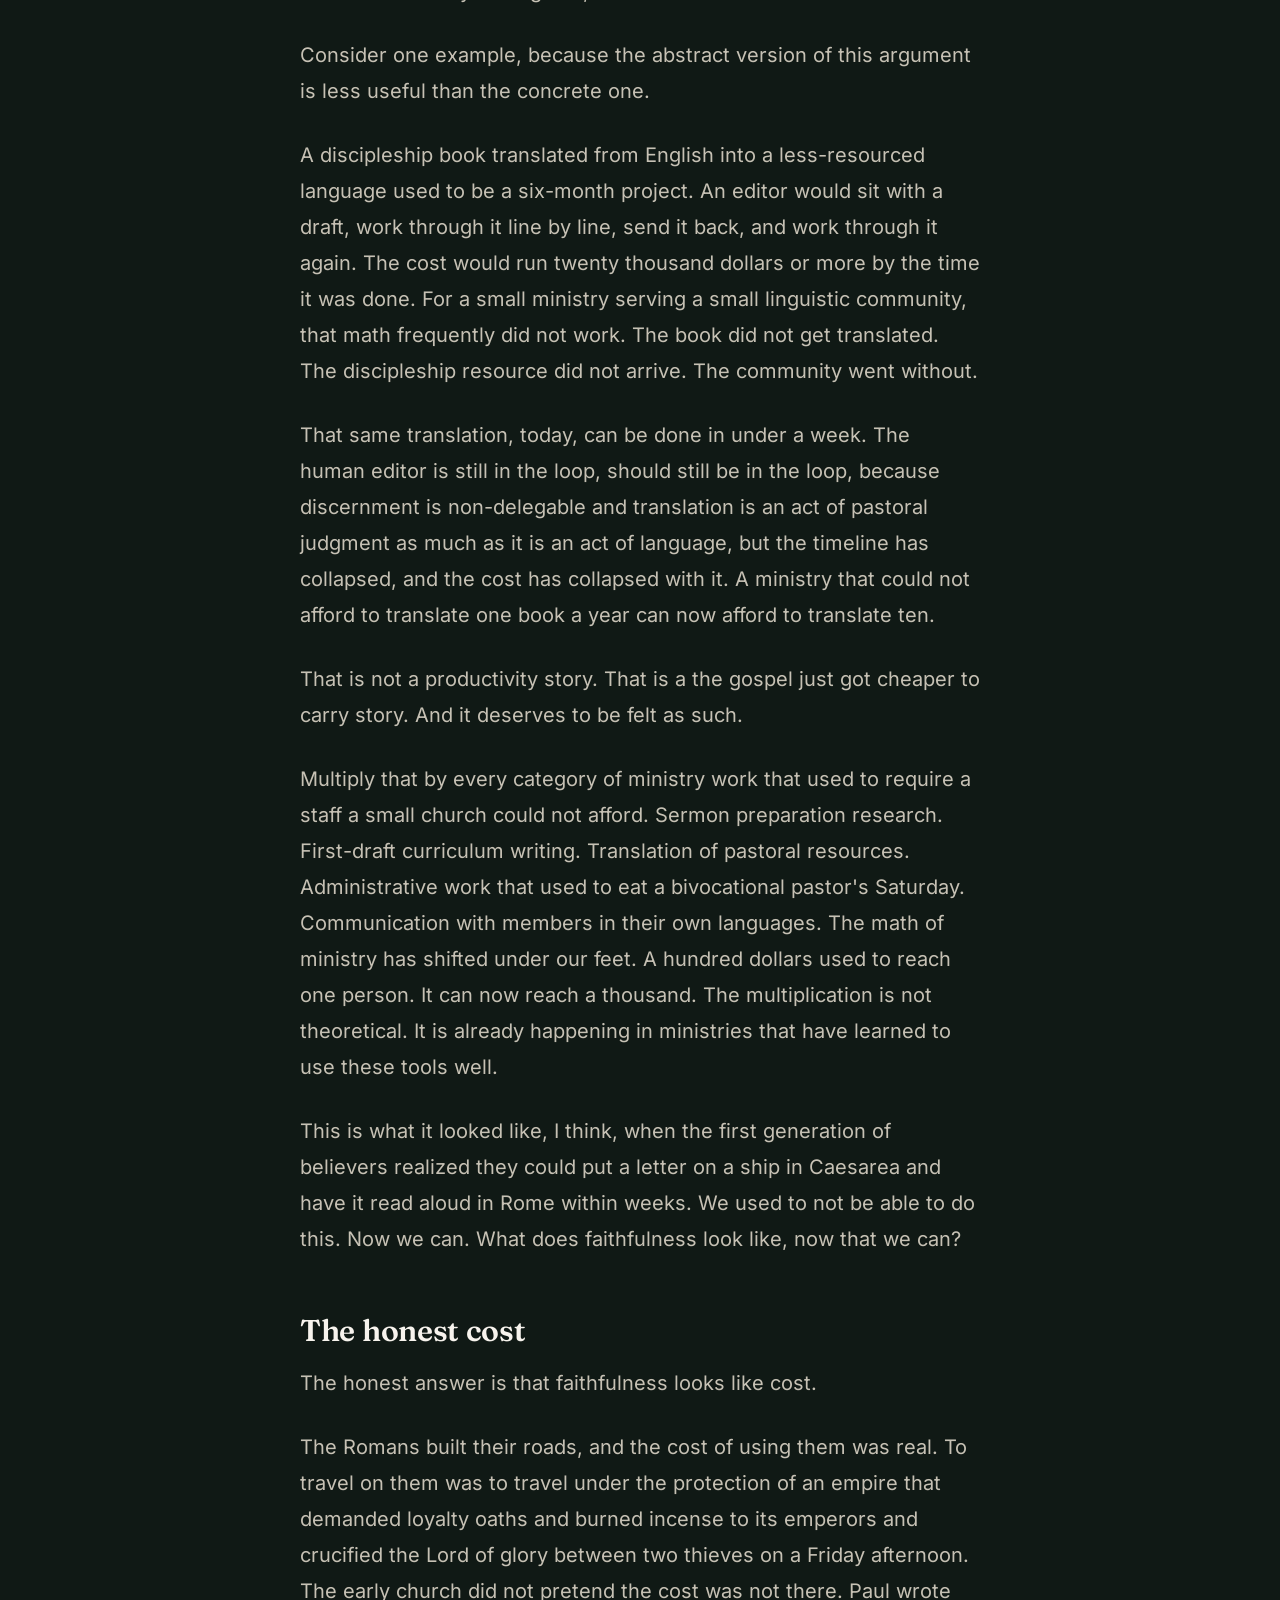
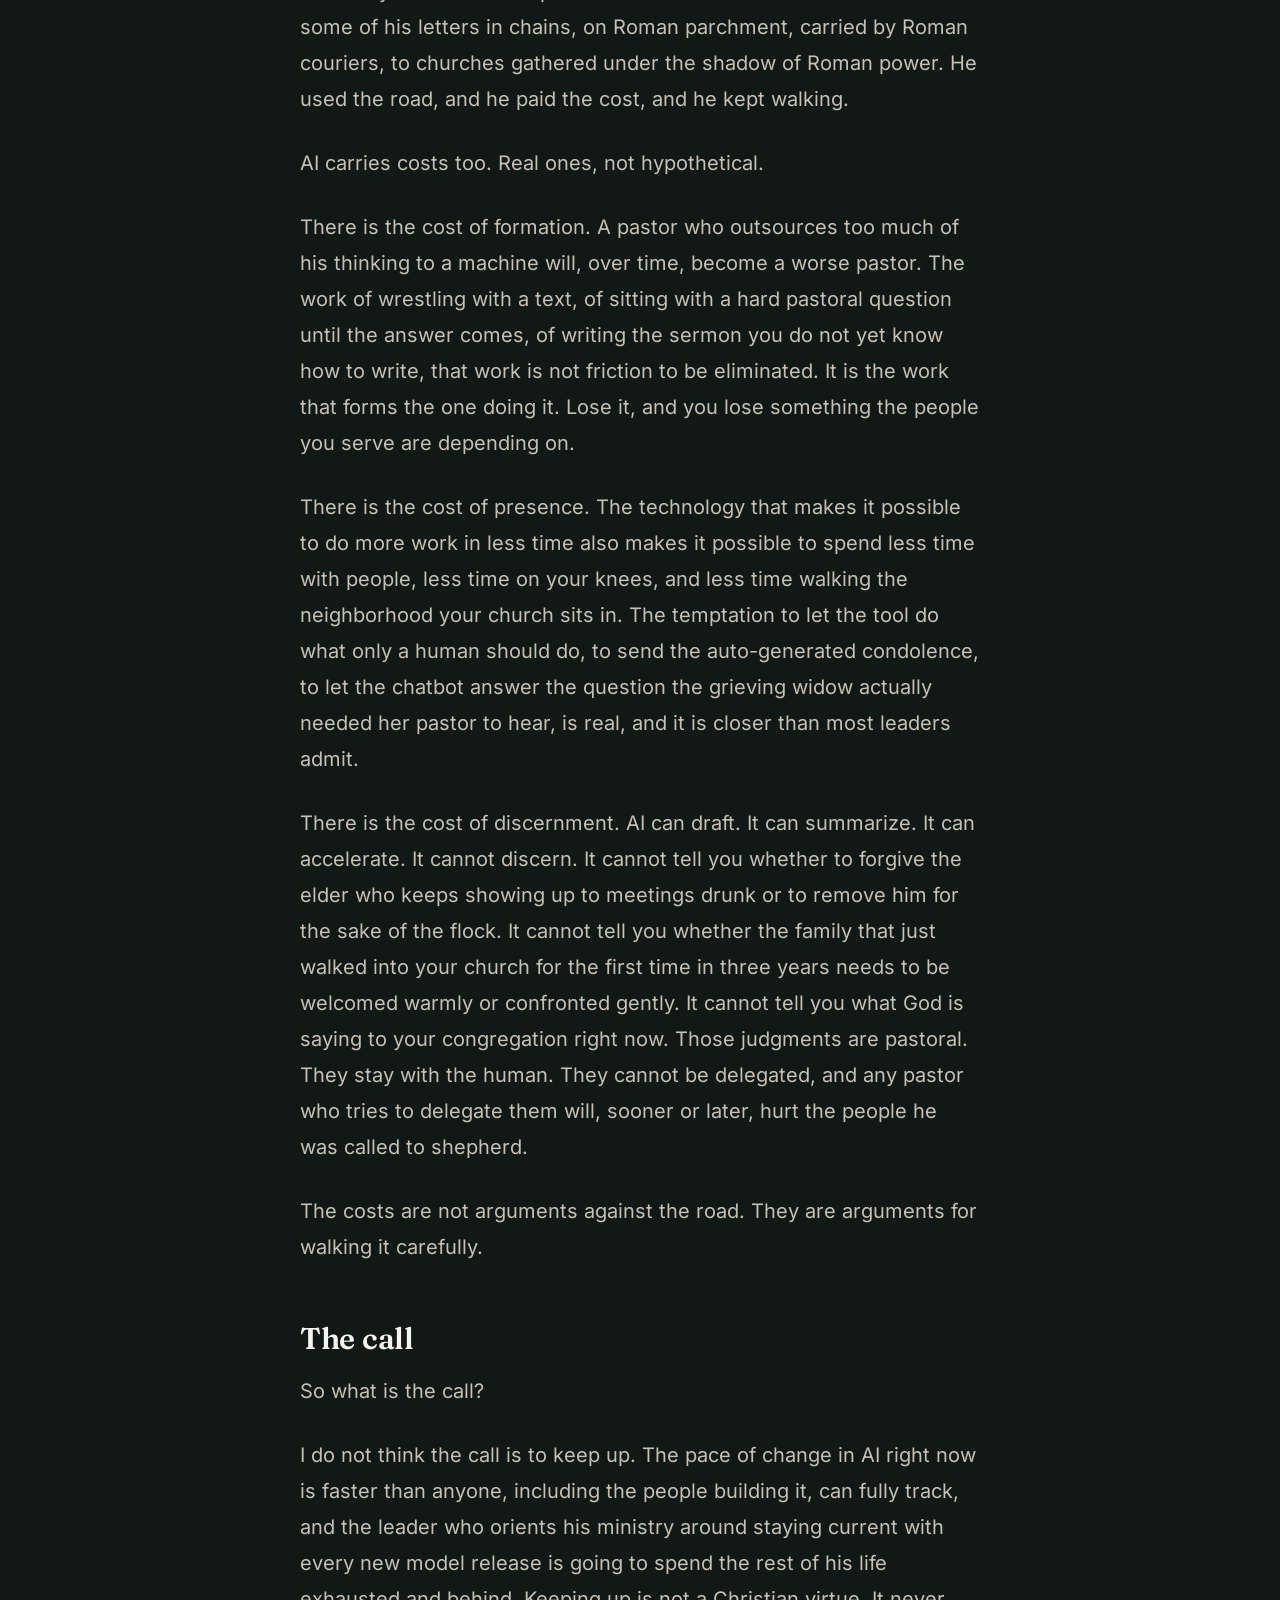
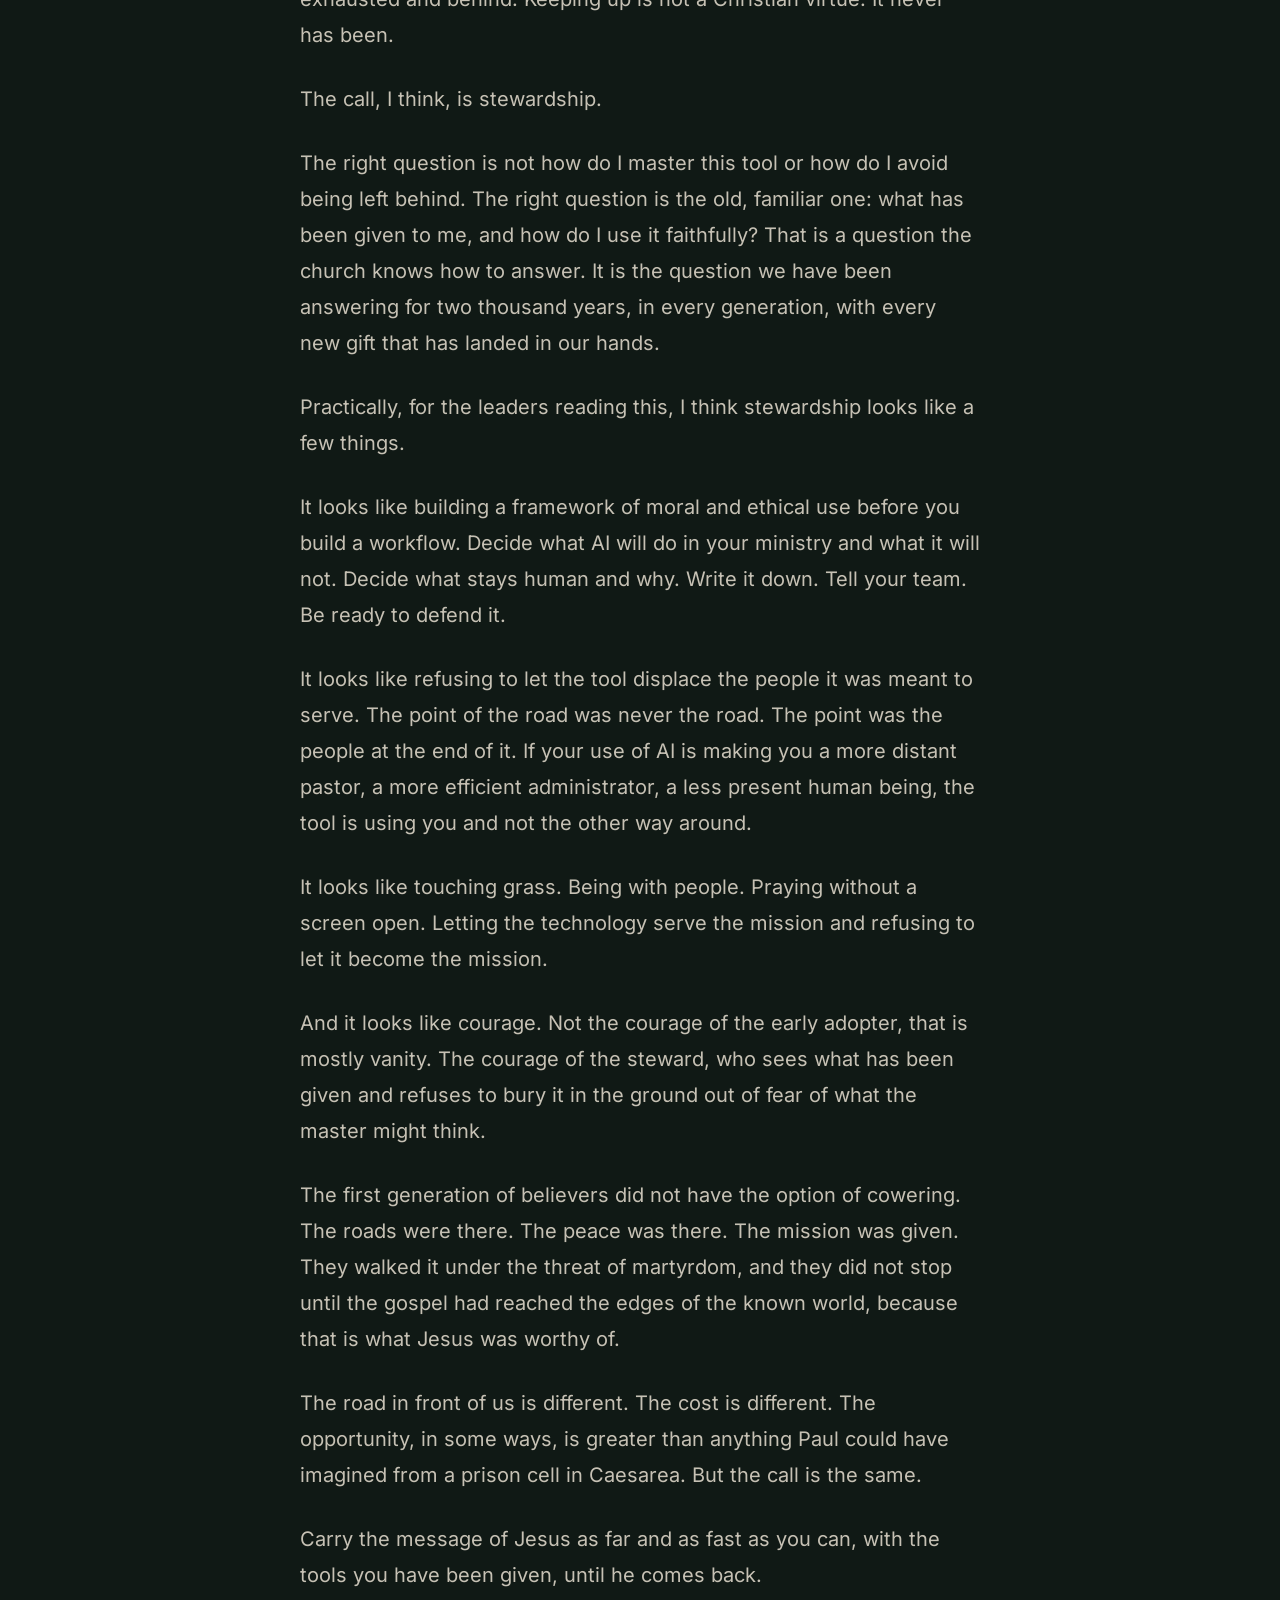
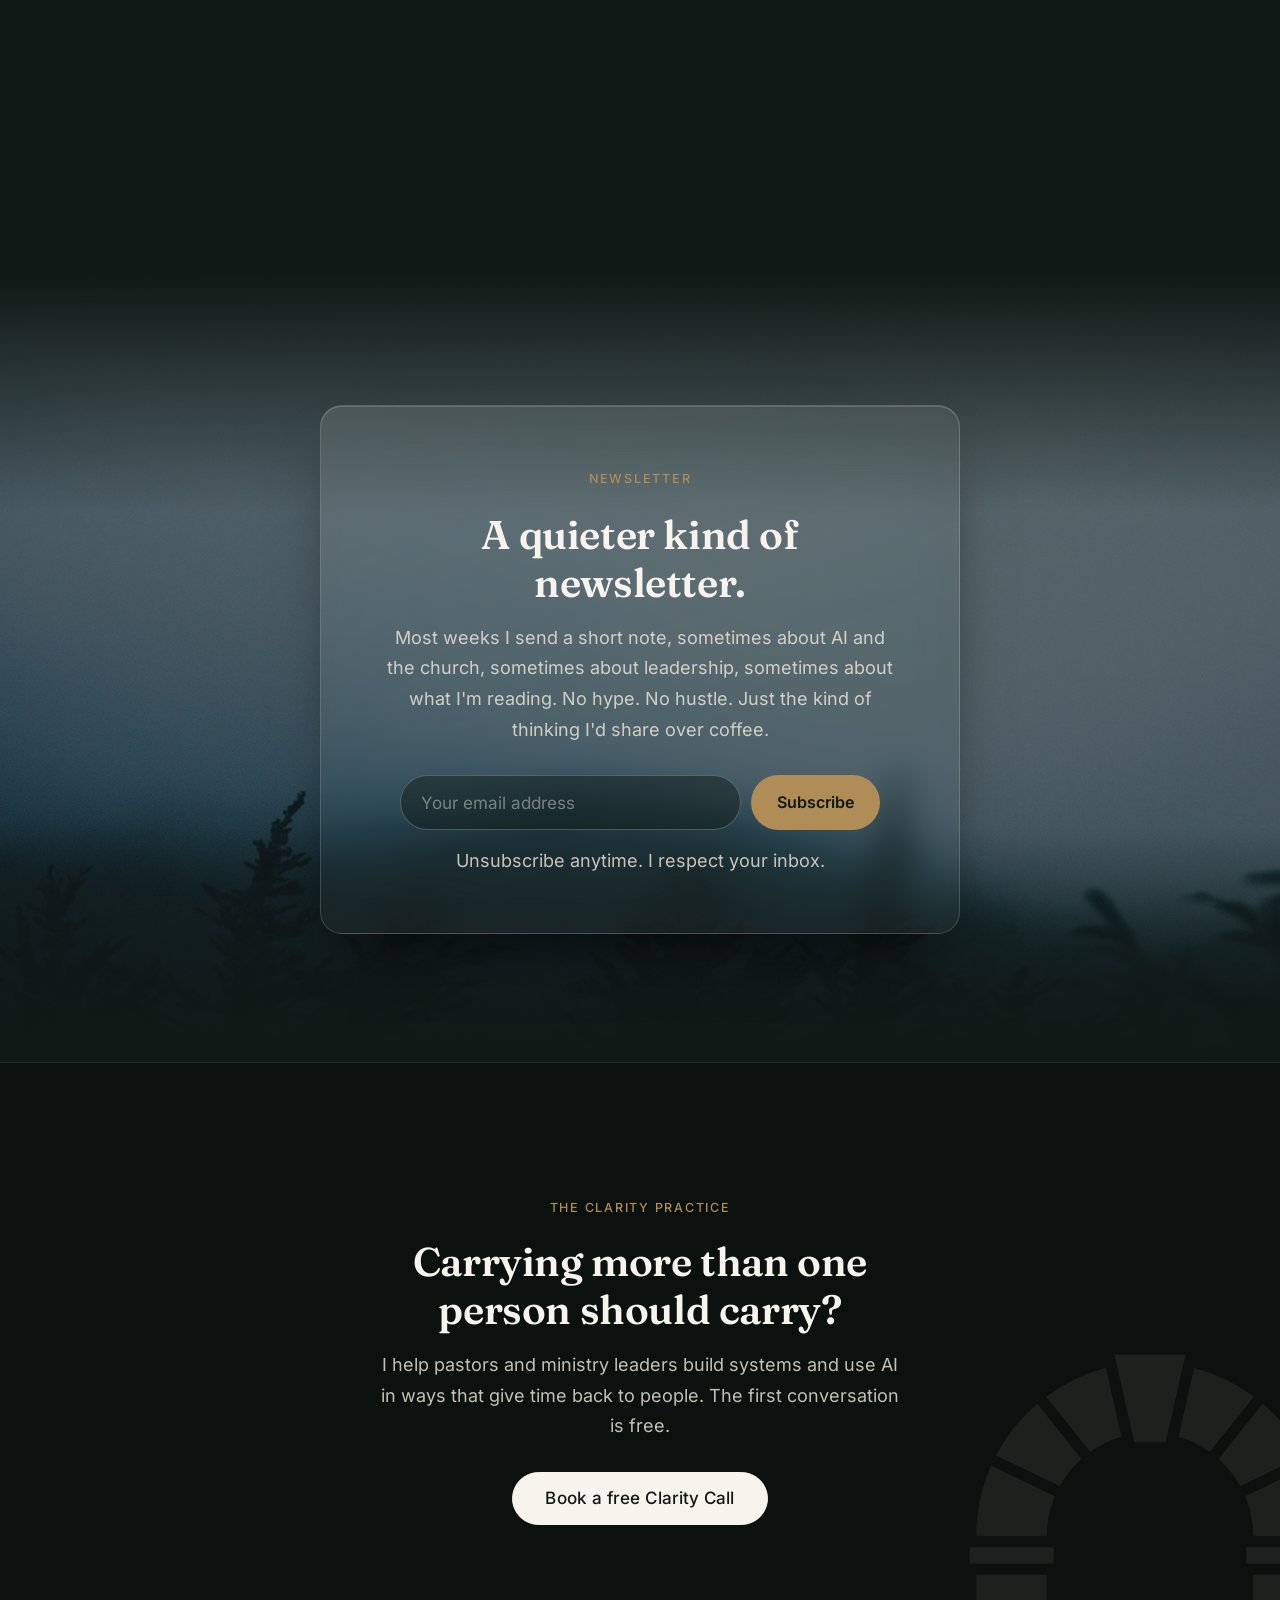
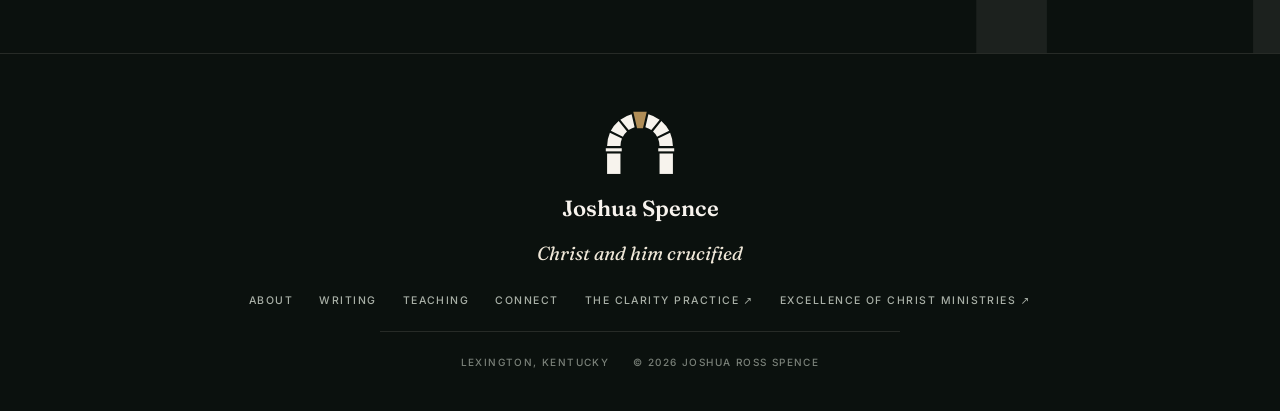
<file: roman-road.html>
<!DOCTYPE html>
<html lang="en">
<head>
  <meta charset="UTF-8">
  <meta name="viewport" content="width=device-width, initial-scale=1.0">
  <title>The Roman Road · Joshua Ross Spence</title>
  <meta name="description" content="On AI, the Church, and the Infrastructure of Mission.">
  <meta name="theme-color" content="#101915">
  <link rel="canonical" href="https://joshuaspence.org/roman-road.html">
  <link rel="icon" href="assets/img/favicon.svg" type="image/svg+xml">
  <link rel="icon" href="assets/img/favicon-32.png" sizes="32x32" type="image/png">
  <link rel="apple-touch-icon" href="assets/img/apple-touch-icon.png">
  <meta property="og:type" content="article">
  <meta property="og:site_name" content="Joshua Ross Spence">
  <meta property="og:title" content="The Roman Road · Joshua Ross Spence">
  <meta property="og:description" content="On AI, the Church, and the Infrastructure of Mission.">
  <meta property="og:url" content="https://joshuaspence.org/roman-road.html">
  <meta property="og:image" content="https://joshuaspence.org/assets/img/og-image.jpg">
  <meta name="twitter:card" content="summary_large_image">
  <link rel="preload" href="assets/fonts/inter-latin-400-normal.woff2" as="font" type="font/woff2" crossorigin>
  <link rel="preload" href="assets/fonts/fraunces-latin-600-normal.woff2" as="font" type="font/woff2" crossorigin>
  <link rel="stylesheet" href="assets/css/styles.css">
  <script src="assets/js/flag.js"></script>
  <script type="application/ld+json">
  {"@context":"https://schema.org","@type":"Article","headline":"The Roman Road","description":"On AI, the Church, and the Infrastructure of Mission.","datePublished":"2025","inLanguage":"en-US",
   "author":{"@type":"Person","name":"Joshua Ross Spence","url":"https://joshuaspence.org/"},
   "publisher":{"@type":"Person","name":"Joshua Ross Spence"},"mainEntityOfPage":"https://joshuaspence.org/roman-road.html"}
  </script>
</head>
<body>

  <!-- NAV -->
  <nav class="nav" role="navigation" aria-label="Main navigation">
    <div class="nav-inner">
      <a href="index.html" class="nav-logo" aria-label="Joshua Ross Spence, home"><img class="arch" src="assets/img/arch-white.svg" alt="" width="34" height="31"><span class="nav-name">Joshua Spence</span></a>
      <ul class="nav-links" role="list">
        <li><a href="about.html">About</a></li>
        <li><a href="writing.html">Writing</a></li>
        <li><a href="teaching.html">Teaching</a></li>
        <li><a href="connect.html">Connect</a></li>
      </ul>
      <a href="https://joshuaspence.co" class="nav-work" target="_blank" rel="noopener noreferrer">Work with me →</a>
      <button class="nav-hamburger" aria-label="Open menu" aria-expanded="false">
        <span></span><span></span><span></span>
      </button>
    </div>
  </nav>

  <div class="nav-mobile" role="dialog" aria-label="Mobile navigation">
    <a href="about.html">About</a>
    <a href="writing.html">Writing</a>
    <a href="teaching.html">Teaching</a>
    <a href="connect.html">Connect</a>
    <a href="https://joshuaspence.co" class="nav-work-mobile" target="_blank" rel="noopener noreferrer">Work with me →</a>
  </div>

  <main>

    <!-- PAGE HERO -->
    <section class="page-hero-wrap">
      <div class="container">
        <div class="page-hero">
          <span class="overline">Essay</span>
          <h1>The Roman Road</h1>
          <p class="hero-sub">On AI, the Church, and the Infrastructure of Mission.</p>
          <div class="byline">
            <div class="avatar avatar-sm">
              <img src="assets/img/js-portrait.jpg" alt="Joshua Spence">
            </div>
            <div>
              <strong>Joshua Spence</strong>
              <span>2025</span>
            </div>
          </div>
        </div>
      </div>
    </section>

    <!-- ESSAY HERO IMAGE -->
    <div class="photo-banner fade-up" style="height:480px;">
      <img src="assets/img/essay-roman-road.png" alt="An ancient Roman road winding through the landscape at sunset" loading="lazy" style="object-position: center 40%;">
    </div>

    <!-- ESSAY BODY -->
    <section>
      <div class="container">
        <article class="essay-body" style="max-width: 680px; margin: 0 auto; padding-bottom: clamp(88px,10vw,128px);">
          <div style="font-size: clamp(17px,2vw,20px); line-height: 1.8; color: #2B2B2B;">

            <p style="margin-bottom: 28px;">There is a stretch of road in southern France, paved by Roman engineers more than two thousand years ago, that is still in better shape than the highway I took to get coffee this morning.</p>

            <p style="margin-bottom: 28px;">That is not a complaint about Kentucky's Department of Transportation. It is a fact about Rome. The roads they built were so well-engineered, so carefully maintained, so deeply laid into the ground beneath them, that long after the empire that built them collapsed into history, the roads themselves kept going. They are still walked. Still mapped. Still, in places, drivable.</p>

            <p style="margin-bottom: 28px;">The Romans did not build those roads for the gospel. They built them for legions, for tax collectors, for trade. They built them because an empire that cannot move cannot rule.</p>

            <p style="margin-bottom: 28px;">But the gospel used them anyway.</p>

            <h2 style="font-family: 'Fraunces', serif; margin-top: 56px; margin-bottom: 16px; font-size: clamp(22px,2.8vw,30px);">The infrastructure underneath Acts</h2>

            <p style="margin-bottom: 28px;">It is easy, two thousand years on, to read the book of Acts and miss the infrastructure underneath it. Paul walks from Antioch to Iconium, sails from Troas to Philippi, writes letters that arrive in Rome and Corinth and Thessalonica, and we treat the logistics as a footnote, as though the spread of the gospel in the first century were a purely spiritual event happening above the ground.</p>

            <p style="margin-bottom: 28px;">It was not. It happened on the ground. On specific roads, in specific cities, under a specific political order.</p>

            <p style="margin-bottom: 28px;">Before Rome, the ancient world was a patchwork of disconnected places. Cities and nations clustered around the routes that already existed, rivers, coastlines, a handful of ancient trade roads, and if there was no road to where you were going, you generally did not go. This is why, century after century, Israel was attacked from the north and from the south but almost never from the east. The desert lay east. Armies did not cross deserts. They came down the King's Highway, or up the coastal road, or along whatever route their grandfathers had marched before them. Geography was destiny, and the geography had limits.</p>

            <p style="margin-bottom: 28px;">Rome changed the geography. Over the centuries of its expansion, the empire built and maintained a road network at a scale and quality the world had not seen and would not see again for a very long time. More than fifty thousand miles of paved road, engineered to drain, to last, to bear weight. Mile markers. Way stations. Bridges that still stand.</p>

            <p style="margin-bottom: 28px;">And then there was the Pax Romana, the Roman peace. For roughly two centuries, a traveler could move from Jerusalem to Spain under a single banner. One rough legal framework. One widely accepted currency. One common trade language layered over the local ones. The risk of bandits and brigands, while never zero, was a fraction of what it had been a hundred years earlier. You were crossing the empire, not crossing borders. And the empire, whatever else it was, kept its roads safe.</p>

            <p style="margin-bottom: 28px;">Paul's missionary journeys were not possible in the world that existed two hundred years before Paul. The infrastructure preceded the mission and made the mission possible at the scale it reached. The letter to the Romans arrived in Rome because there was a way for a letter to arrive in Rome. The churches in Asia Minor received Paul's correspondence because the roads and the sea lanes and the postal logic of empire made it so a letter from a prisoner in Caesarea could land in Ephesus and be read aloud to a gathered congregation.</p>

            <p style="margin-bottom: 28px;">There has never been a better moment, geographically and politically, for the gospel to move at the scale it moved. And it was built by people who had no idea they were building it for that.</p>

            <h2 style="font-family: 'Fraunces', serif; margin-top: 56px; margin-bottom: 16px; font-size: clamp(22px,2.8vw,30px);">Providence wears strange clothes</h2>

            <p style="margin-bottom: 28px;">This is the part of the story that should make a Christian thoughtful, not triumphant.</p>

            <p style="margin-bottom: 28px;">The Roman Empire was not a Christian project. It practiced emperor worship. It taxed its subjects into poverty. It crucified Jesus. Its peace was kept by the sword, and the sword fell on plenty of people who did not deserve it. When the early church looked at Rome, they did not see a partner. They saw, at best, a tolerable arrangement and, at worst, the beast of Revelation.</p>

            <p style="margin-bottom: 28px;">And yet.</p>

            <p style="margin-bottom: 28px;">The roads carried Paul. The peace protected the travel. The common Greek let the letters be read in cities that had no business sharing a language. The very infrastructure of an empire that would, within a generation, begin feeding Christians to lions was also the infrastructure that carried the news of Christ to the ends of the known world.</p>

            <p style="margin-bottom: 28px;">This is what providence often looks like in scripture and in history. It rarely arrives in clothes the church would have chosen. It works through tools the church did not build and could not have built. It uses what is already there, Roman roads, Babylonian exile, a Persian king's decree, a census that drags a pregnant teenager to the town where the prophets said the Messiah would be born, and it does its work anyway.</p>

            <p style="margin-bottom: 28px;">The church has always inherited tools it did not make. The question has never been whether to use them. The question has always been how.</p>

            <h2 style="font-family: 'Fraunces', serif; margin-top: 56px; margin-bottom: 16px; font-size: clamp(22px,2.8vw,30px);">The pattern repeats</h2>

            <p style="margin-bottom: 28px;">Roman roads gave the early church a geography through which it could move.</p>

            <p style="margin-bottom: 28px;">A thousand years later, the printing press gave the Reformation a Bible that could sit on a kitchen table instead of a cathedral lectern. The press was not built by reformers. Gutenberg was a Catholic businessman trying to make money. But within a century of his invention, the scriptures were in the hands of farmers and tradesmen, in their own languages, and the church was never the same.</p>

            <p style="margin-bottom: 28px;">Then came the wire. The telegraph, the radio, the satellite, the internet. Within a hundred and fifty years, a missionary in a village without electricity could put a discipleship video on a phone and watch a teenager in another village without electricity watch it the next morning. The infrastructure outran what anyone could have predicted. A pastor in Kentucky can now teach a class that lands, the same day, in Nairobi and Manila and São Paulo. None of that was possible thirty years ago. Most of it was not possible ten.</p>

            <p style="margin-bottom: 28px;">Roads. Press. Wire.</p>

            <p style="margin-bottom: 28px;">And now this.</p>

            <h2 style="font-family: 'Fraunces', serif; margin-top: 56px; margin-bottom: 16px; font-size: clamp(22px,2.8vw,30px);">AI as the next road</h2>

            <p style="margin-bottom: 28px;">I think AI is the next road.</p>

            <p style="margin-bottom: 28px;">I want to say that carefully, because the phrase has been so badly used by so many people in the last three years that it has lost most of its meaning. So let me say what I mean and what I do not mean.</p>

            <p style="margin-bottom: 28px;">I do not mean that AI is going to save the church. The church does not need saving by a technology, and any technology that promises to do so should be treated with suspicion.</p>

            <p style="margin-bottom: 28px;">I do not mean that pastors who do not learn to use AI are going to fall behind, or that the future of ministry belongs to whoever builds the cleverest agent. That is hustle language dressed up in ministry clothes, and it should be rejected wherever it appears.</p>

            <p style="margin-bottom: 28px;">I do not mean that AI is morally neutral. It is not. Nothing is.</p>

            <p style="margin-bottom: 28px;">What I mean is this: AI is providential infrastructure for the work of the church in this generation, in continuity with the roads, the press, and the wire. It is a tool the church did not build and would not have built. It is being built, right now, by people whose motives are mixed at best. And it is going to carry the work of the gospel further and faster than most of us have yet imagined, if the church will steward it.</p>

            <p style="margin-bottom: 28px;">Consider one example, because the abstract version of this argument is less useful than the concrete one.</p>

            <p style="margin-bottom: 28px;">A discipleship book translated from English into a less-resourced language used to be a six-month project. An editor would sit with a draft, work through it line by line, send it back, and work through it again. The cost would run twenty thousand dollars or more by the time it was done. For a small ministry serving a small linguistic community, that math frequently did not work. The book did not get translated. The discipleship resource did not arrive. The community went without.</p>

            <p style="margin-bottom: 28px;">That same translation, today, can be done in under a week. The human editor is still in the loop, should still be in the loop, because discernment is non-delegable and translation is an act of pastoral judgment as much as it is an act of language, but the timeline has collapsed, and the cost has collapsed with it. A ministry that could not afford to translate one book a year can now afford to translate ten.</p>

            <p style="margin-bottom: 28px;">That is not a productivity story. That is a the gospel just got cheaper to carry story. And it deserves to be felt as such.</p>

            <p style="margin-bottom: 28px;">Multiply that by every category of ministry work that used to require a staff a small church could not afford. Sermon preparation research. First-draft curriculum writing. Translation of pastoral resources. Administrative work that used to eat a bivocational pastor's Saturday. Communication with members in their own languages. The math of ministry has shifted under our feet. A hundred dollars used to reach one person. It can now reach a thousand. The multiplication is not theoretical. It is already happening in ministries that have learned to use these tools well.</p>

            <p style="margin-bottom: 28px;">This is what it looked like, I think, when the first generation of believers realized they could put a letter on a ship in Caesarea and have it read aloud in Rome within weeks. We used to not be able to do this. Now we can. What does faithfulness look like, now that we can?</p>

            <h2 style="font-family: 'Fraunces', serif; margin-top: 56px; margin-bottom: 16px; font-size: clamp(22px,2.8vw,30px);">The honest cost</h2>

            <p style="margin-bottom: 28px;">The honest answer is that faithfulness looks like cost.</p>

            <p style="margin-bottom: 28px;">The Romans built their roads, and the cost of using them was real. To travel on them was to travel under the protection of an empire that demanded loyalty oaths and burned incense to its emperors and crucified the Lord of glory between two thieves on a Friday afternoon. The early church did not pretend the cost was not there. Paul wrote some of his letters in chains, on Roman parchment, carried by Roman couriers, to churches gathered under the shadow of Roman power. He used the road, and he paid the cost, and he kept walking.</p>

            <p style="margin-bottom: 28px;">AI carries costs too. Real ones, not hypothetical.</p>

            <p style="margin-bottom: 28px;">There is the cost of formation. A pastor who outsources too much of his thinking to a machine will, over time, become a worse pastor. The work of wrestling with a text, of sitting with a hard pastoral question until the answer comes, of writing the sermon you do not yet know how to write, that work is not friction to be eliminated. It is the work that forms the one doing it. Lose it, and you lose something the people you serve are depending on.</p>

            <p style="margin-bottom: 28px;">There is the cost of presence. The technology that makes it possible to do more work in less time also makes it possible to spend less time with people, less time on your knees, and less time walking the neighborhood your church sits in. The temptation to let the tool do what only a human should do, to send the auto-generated condolence, to let the chatbot answer the question the grieving widow actually needed her pastor to hear, is real, and it is closer than most leaders admit.</p>

            <p style="margin-bottom: 28px;">There is the cost of discernment. AI can draft. It can summarize. It can accelerate. It cannot discern. It cannot tell you whether to forgive the elder who keeps showing up to meetings drunk or to remove him for the sake of the flock. It cannot tell you whether the family that just walked into your church for the first time in three years needs to be welcomed warmly or confronted gently. It cannot tell you what God is saying to your congregation right now. Those judgments are pastoral. They stay with the human. They cannot be delegated, and any pastor who tries to delegate them will, sooner or later, hurt the people he was called to shepherd.</p>

            <p style="margin-bottom: 28px;">The costs are not arguments against the road. They are arguments for walking it carefully.</p>

            <h2 style="font-family: 'Fraunces', serif; margin-top: 56px; margin-bottom: 16px; font-size: clamp(22px,2.8vw,30px);">The call</h2>

            <p style="margin-bottom: 28px;">So what is the call?</p>

            <p style="margin-bottom: 28px;">I do not think the call is to keep up. The pace of change in AI right now is faster than anyone, including the people building it, can fully track, and the leader who orients his ministry around staying current with every new model release is going to spend the rest of his life exhausted and behind. Keeping up is not a Christian virtue. It never has been.</p>

            <p style="margin-bottom: 28px;">The call, I think, is stewardship.</p>

            <p style="margin-bottom: 28px;">The right question is not how do I master this tool or how do I avoid being left behind. The right question is the old, familiar one: what has been given to me, and how do I use it faithfully? That is a question the church knows how to answer. It is the question we have been answering for two thousand years, in every generation, with every new gift that has landed in our hands.</p>

            <p style="margin-bottom: 28px;">Practically, for the leaders reading this, I think stewardship looks like a few things.</p>

            <p style="margin-bottom: 28px;">It looks like building a framework of moral and ethical use before you build a workflow. Decide what AI will do in your ministry and what it will not. Decide what stays human and why. Write it down. Tell your team. Be ready to defend it.</p>

            <p style="margin-bottom: 28px;">It looks like refusing to let the tool displace the people it was meant to serve. The point of the road was never the road. The point was the people at the end of it. If your use of AI is making you a more distant pastor, a more efficient administrator, a less present human being, the tool is using you and not the other way around.</p>

            <p style="margin-bottom: 28px;">It looks like touching grass. Being with people. Praying without a screen open. Letting the technology serve the mission and refusing to let it become the mission.</p>

            <p style="margin-bottom: 28px;">And it looks like courage. Not the courage of the early adopter, that is mostly vanity. The courage of the steward, who sees what has been given and refuses to bury it in the ground out of fear of what the master might think.</p>

            <p style="margin-bottom: 28px;">The first generation of believers did not have the option of cowering. The roads were there. The peace was there. The mission was given. They walked it under the threat of martyrdom, and they did not stop until the gospel had reached the edges of the known world, because that is what Jesus was worthy of.</p>

            <p style="margin-bottom: 28px;">The road in front of us is different. The cost is different. The opportunity, in some ways, is greater than anything Paul could have imagined from a prison cell in Caesarea. But the call is the same.</p>

            <p style="margin-bottom: 28px;">Carry the message of Jesus as far and as fast as you can, with the tools you have been given, until he comes back.</p>

          </div>
        </article>
      </div>
    </section>

    <!-- EMAIL SIGNUP -->
    <section class="email-section" id="subscribe">
      <div class="container">
        <div class="email-inner fade-up">
          <span class="overline">Newsletter</span>
          <h2>A quieter kind of newsletter.</h2>
          <p>Most weeks I send a short note, sometimes about AI and the church, sometimes about leadership, sometimes about what I'm reading. No hype. No hustle. Just the kind of thinking I'd share over coffee.</p>
          <iframe name="kit-frame" style="display:none;" aria-hidden="true" title="Kit form target"></iframe>
          <form class="email-form" action="https://app.kit.com/forms/9468211/subscriptions" method="post" target="kit-frame" novalidate>
            <input type="email" name="email_address" class="email-input" placeholder="Your email address" required aria-label="Email address">
            <button type="submit" class="email-btn">Subscribe</button>
          </form>
          <p class="email-micro">Unsubscribe anytime. I respect your inbox.</p>
        </div>
      </div>
    </section>

    <!-- CLARITY CALL -->
    <section class="cta-band">
      <img class="watermark" src="assets/img/arch-watermark.svg" alt="" aria-hidden="true">
      <div class="container">
        <span class="overline">The Clarity Practice</span>
        <h2>Carrying more than one person should carry?</h2>
        <p>I help pastors and ministry leaders build systems and use AI in ways that give time back to people. The first conversation is free.</p>
        <a href="https://joshuaspence.co" class="btn btn-primary btn-lg" target="_blank" rel="noopener noreferrer">Book a free Clarity Call</a>
      </div>
    </section>

  </main>

  <!-- FOOTER -->
  <footer class="footer" role="contentinfo">
    <div class="container">
      <div class="footer-inner">
        <div class="footer-mark">
          <img class="arch" src="assets/img/arch-white.svg" alt="" width="72" height="66">
          <span class="footer-wordmark">Joshua Spence</span>
          <span class="italic-line">Christ and him crucified</span>
        </div>
        <nav class="footer-links" aria-label="Footer navigation">
          <a href="about.html">About</a>
          <a href="writing.html">Writing</a>
          <a href="teaching.html">Teaching</a>
          <a href="connect.html">Connect</a>
          <a href="https://joshuaspence.co" target="_blank" rel="noopener noreferrer">The Clarity Practice ↗</a>
          <a href="https://excellenciesofchrist.com" target="_blank" rel="noopener noreferrer">Excellence of Christ Ministries ↗</a>
        </nav>
        <div class="footer-divider"></div>
        <div class="footer-meta">
          <span>Lexington, Kentucky</span>
          <span>&copy; 2026 Joshua Ross Spence</span>
        </div>
      </div>
    </div>
  </footer>

  <script src="assets/js/main.js" defer></script>
</body>
</html>
</file>
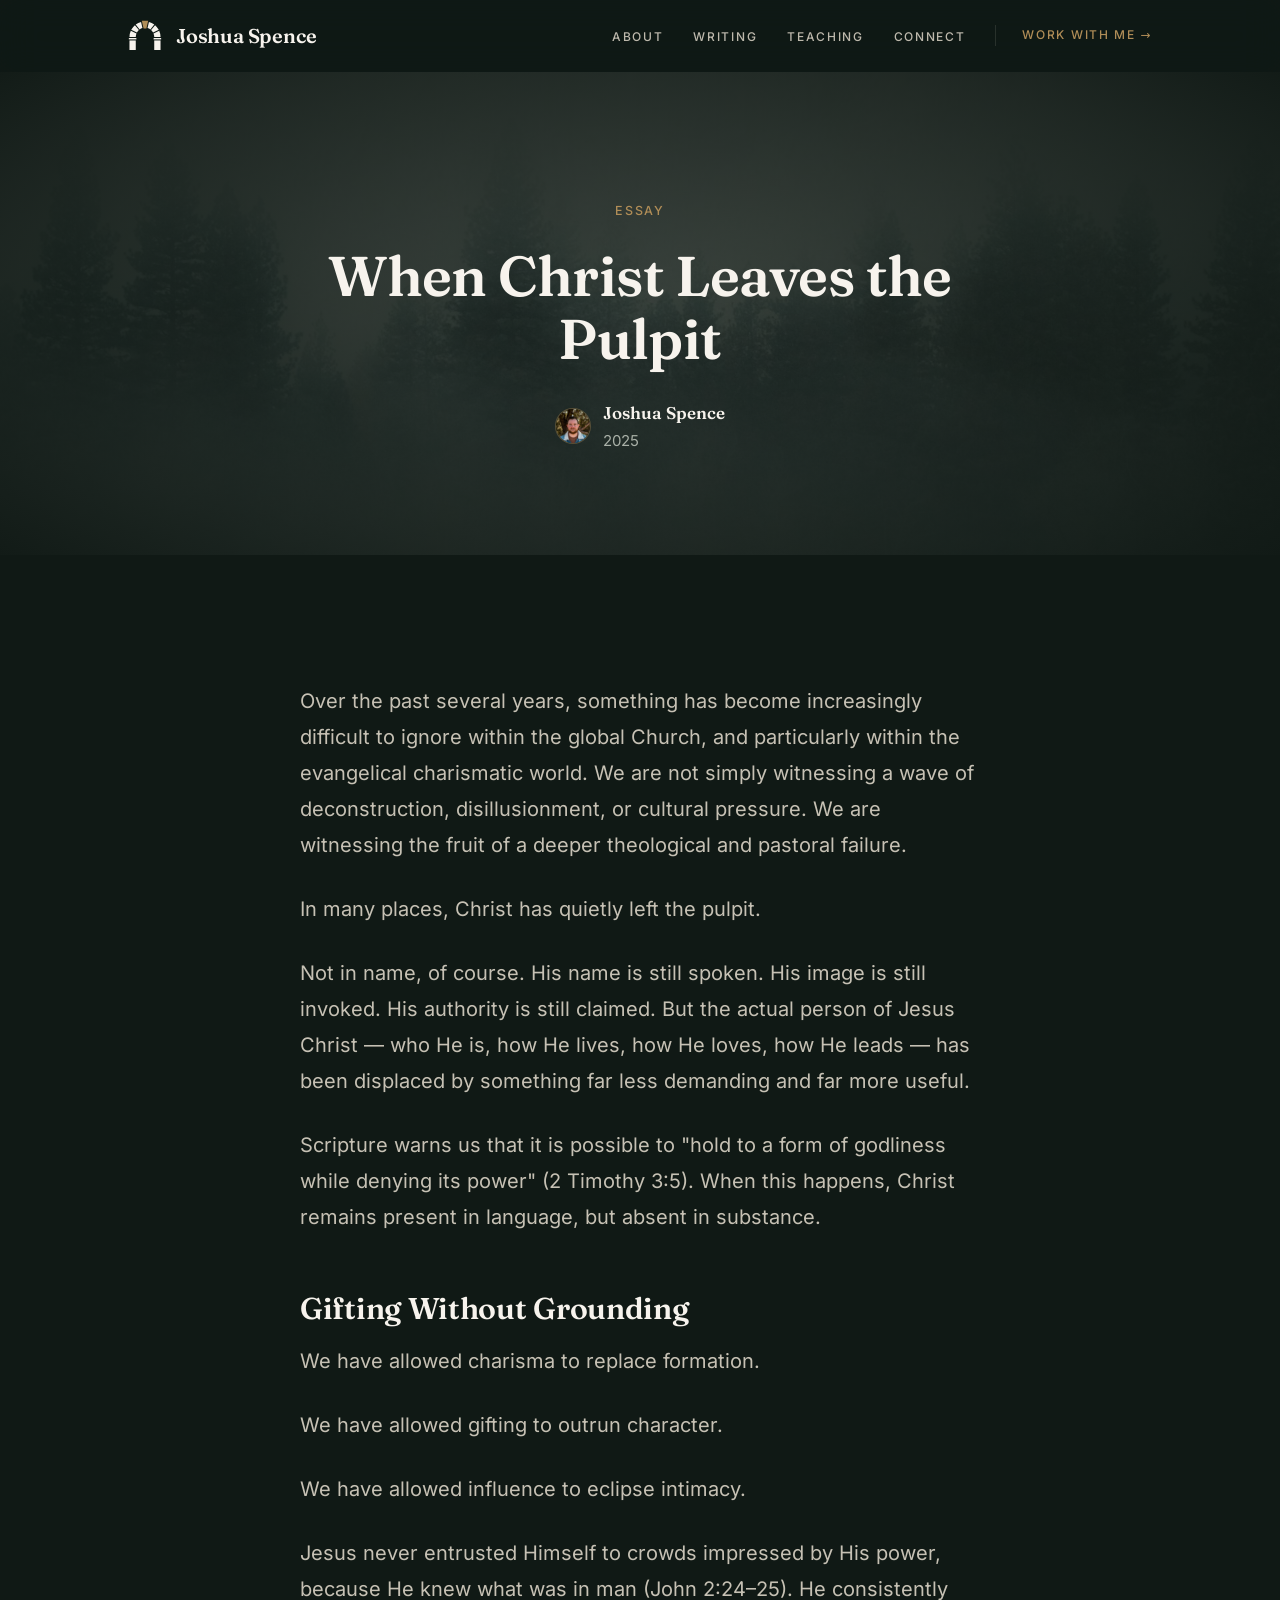
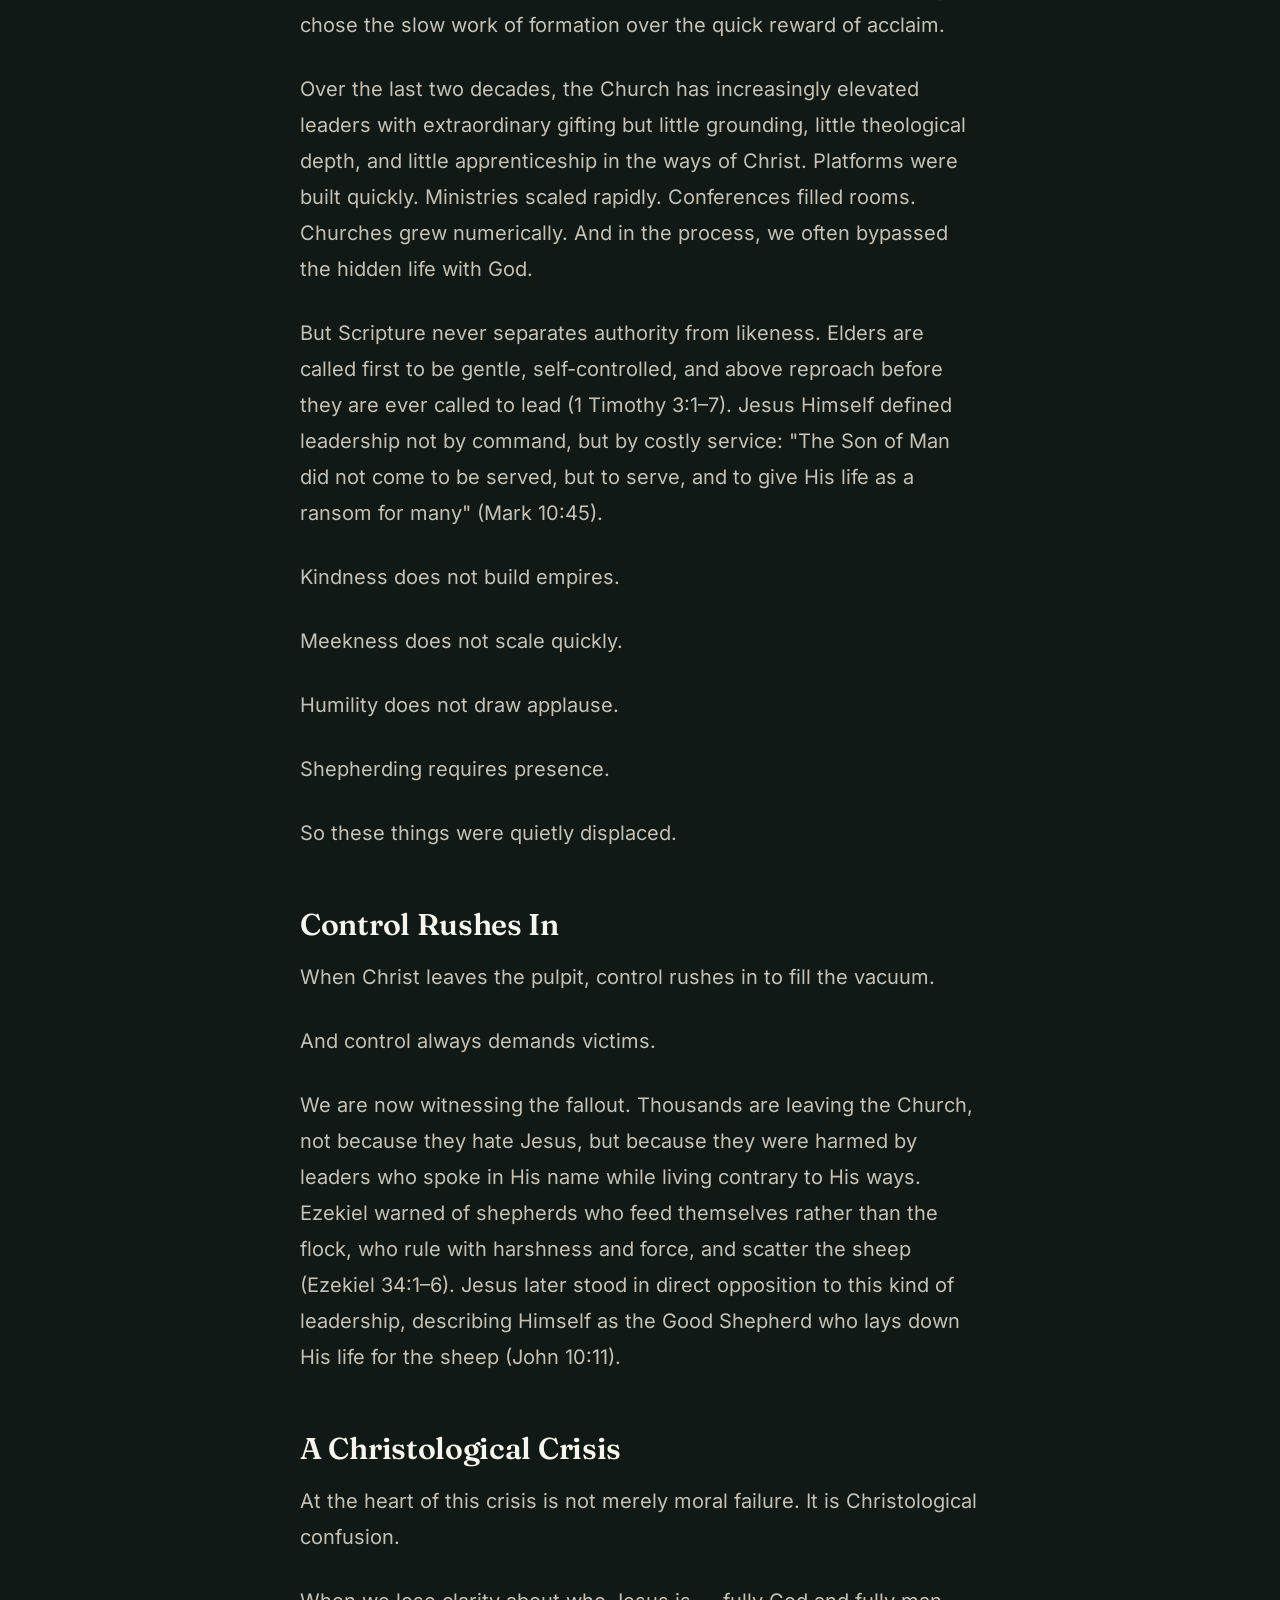
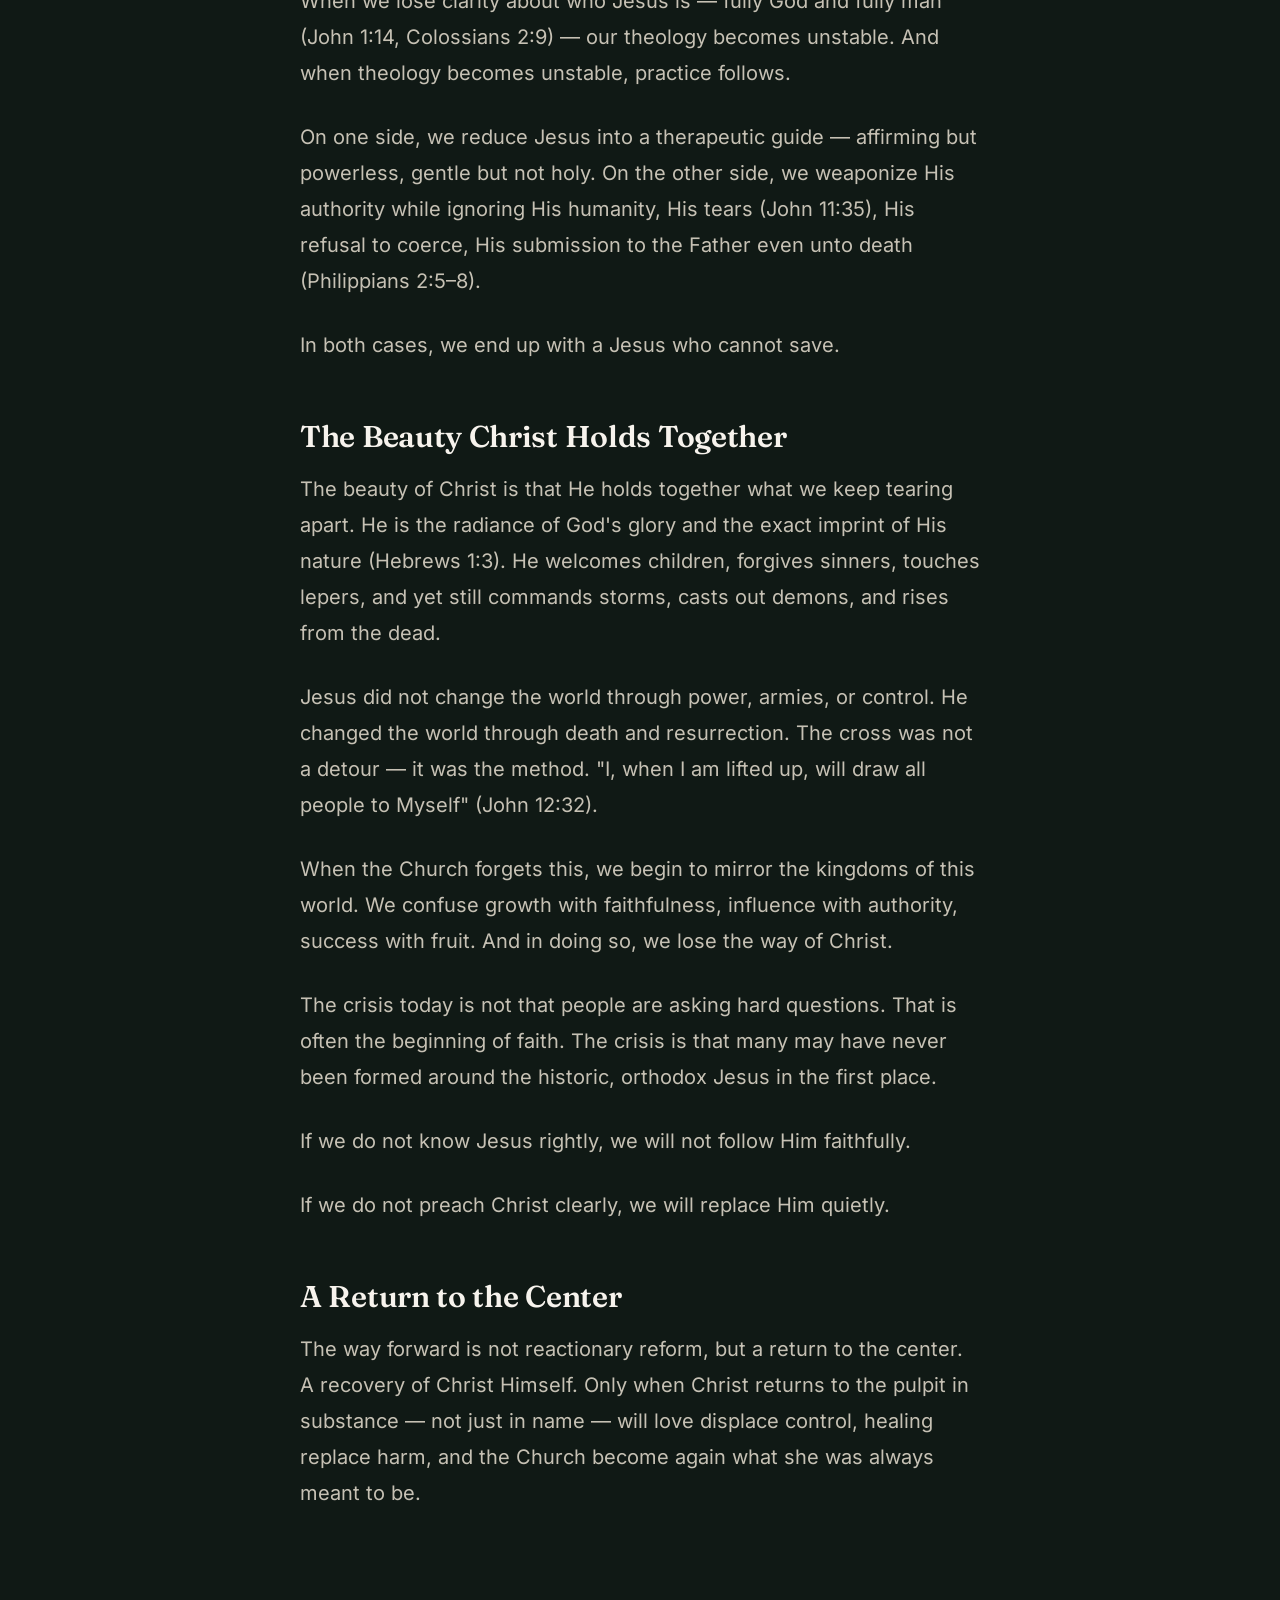
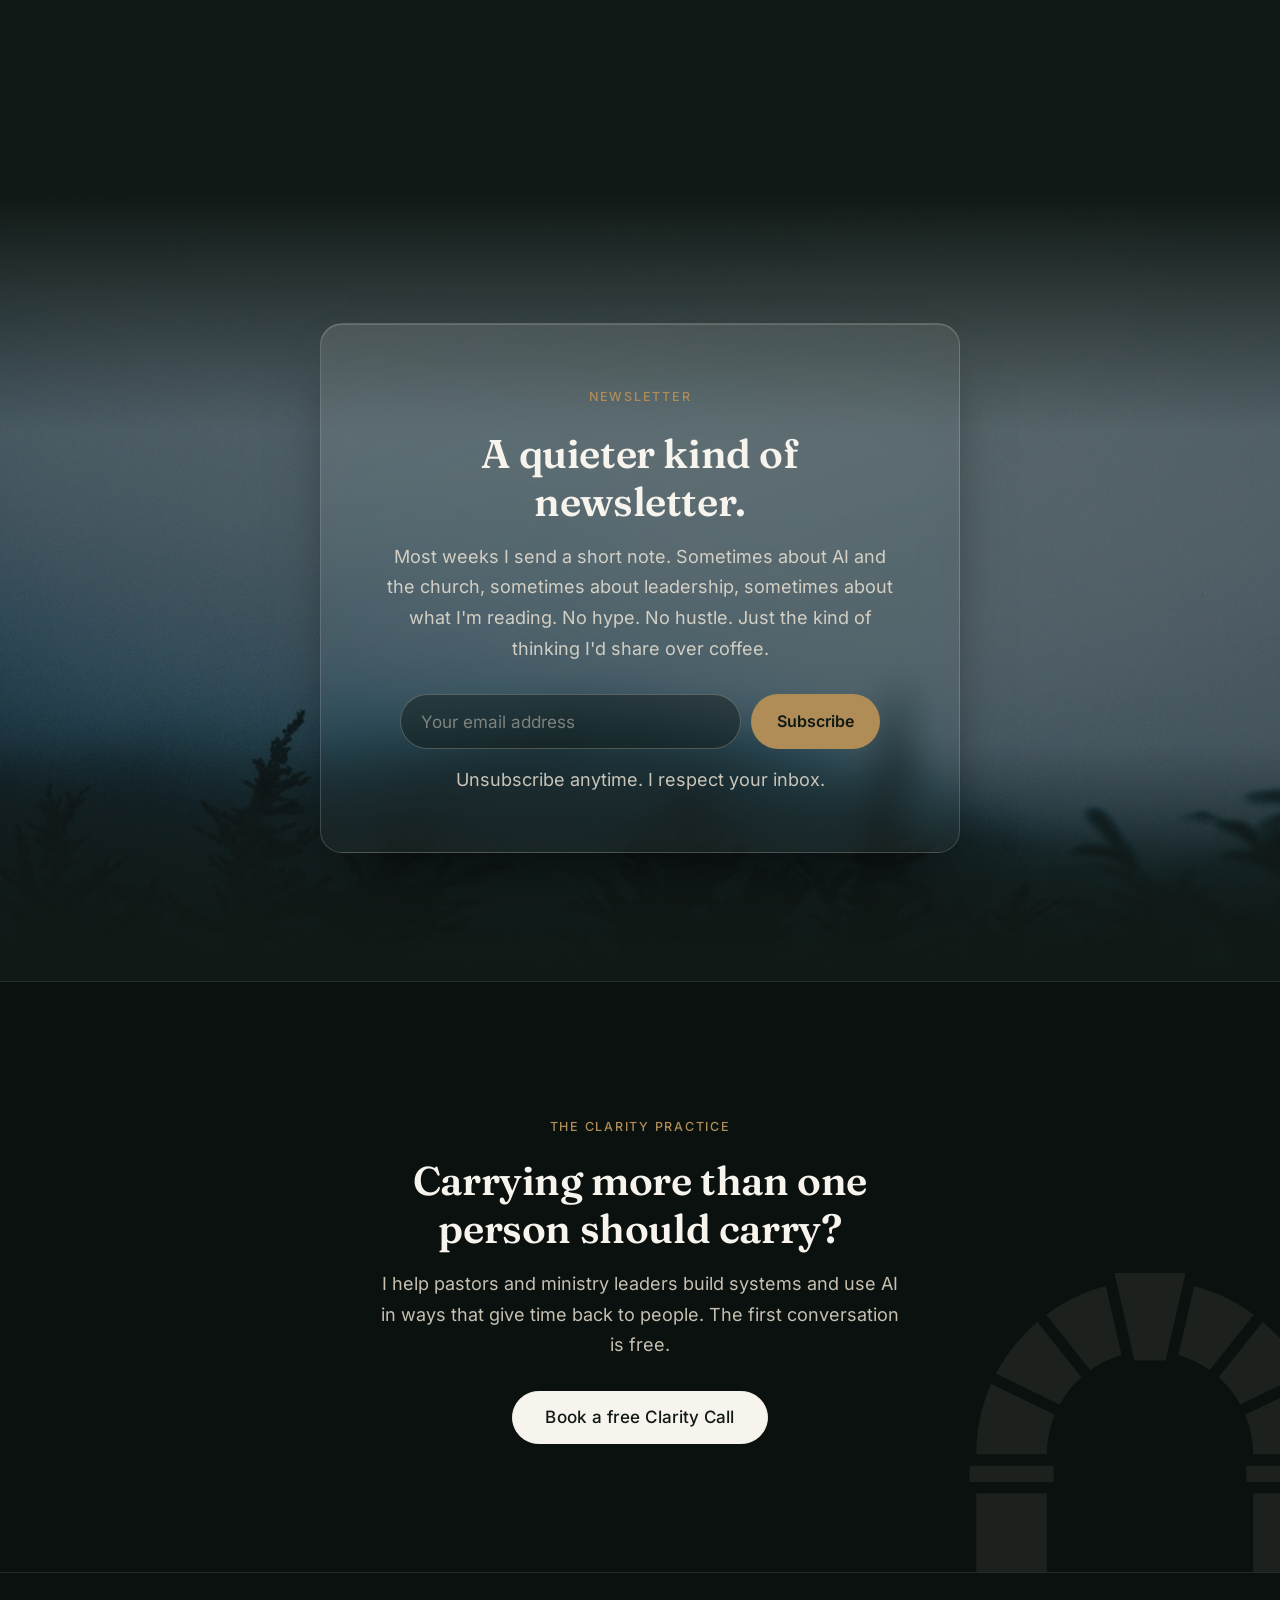
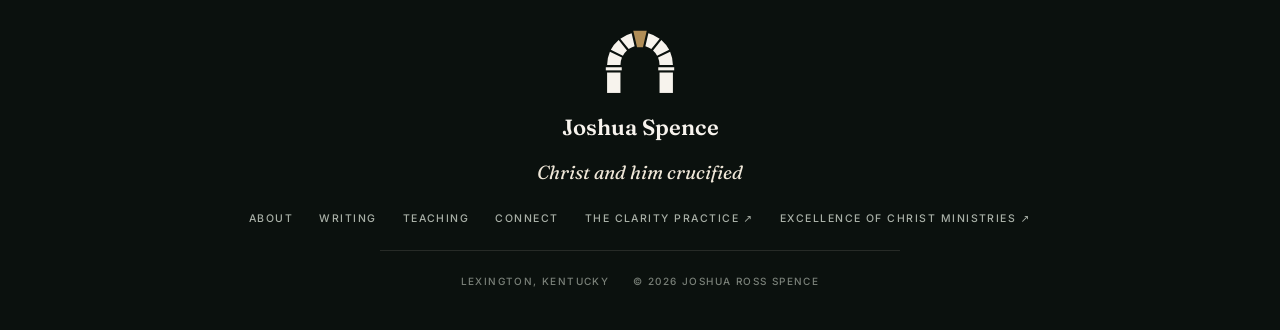
<file: when-christ-leaves-the-pulpit.html>
<!DOCTYPE html>
<html lang="en">
<head>
  <meta charset="UTF-8">
  <meta name="viewport" content="width=device-width, initial-scale=1.0">
  <title>When Christ Leaves the Pulpit · Joshua Ross Spence</title>
  <meta name="description" content="On the Christological crisis at the heart of evangelical disillusionment.">
  <meta name="theme-color" content="#101915">
  <link rel="canonical" href="https://joshuaspence.org/when-christ-leaves-the-pulpit.html">
  <link rel="icon" href="assets/img/favicon.svg" type="image/svg+xml">
  <link rel="icon" href="assets/img/favicon-32.png" sizes="32x32" type="image/png">
  <link rel="apple-touch-icon" href="assets/img/apple-touch-icon.png">
  <meta property="og:type" content="article">
  <meta property="og:site_name" content="Joshua Ross Spence">
  <meta property="og:title" content="When Christ Leaves the Pulpit · Joshua Ross Spence">
  <meta property="og:description" content="On the Christological crisis at the heart of evangelical disillusionment.">
  <meta property="og:url" content="https://joshuaspence.org/when-christ-leaves-the-pulpit.html">
  <meta property="og:image" content="https://joshuaspence.org/assets/img/og-image.jpg">
  <meta name="twitter:card" content="summary_large_image">
  <link rel="preload" href="assets/fonts/inter-latin-400-normal.woff2" as="font" type="font/woff2" crossorigin>
  <link rel="preload" href="assets/fonts/fraunces-latin-600-normal.woff2" as="font" type="font/woff2" crossorigin>
  <link rel="stylesheet" href="assets/css/styles.css">
  <script src="assets/js/flag.js"></script>
  <script type="application/ld+json">
  {"@context":"https://schema.org","@type":"Article","headline":"When Christ Leaves the Pulpit","description":"On the theological and pastoral failure underneath the current crisis in the Church.","datePublished":"2025","inLanguage":"en-US",
   "author":{"@type":"Person","name":"Joshua Ross Spence","url":"https://joshuaspence.org/"},
   "publisher":{"@type":"Person","name":"Joshua Ross Spence"},"mainEntityOfPage":"https://joshuaspence.org/when-christ-leaves-the-pulpit.html"}
  </script>
</head>
<body>

  <!-- NAV -->
  <nav class="nav" role="navigation" aria-label="Main navigation">
    <div class="nav-inner">
      <a href="index.html" class="nav-logo" aria-label="Joshua Ross Spence, home"><img class="arch" src="assets/img/arch-white.svg" alt="" width="34" height="31"><span class="nav-name">Joshua Spence</span></a>
      <ul class="nav-links" role="list">
        <li><a href="about.html">About</a></li>
        <li><a href="writing.html">Writing</a></li>
        <li><a href="teaching.html">Teaching</a></li>
        <li><a href="connect.html">Connect</a></li>
      </ul>
      <a href="https://joshuaspence.co" class="nav-work" target="_blank" rel="noopener noreferrer">Work with me →</a>
      <button class="nav-hamburger" aria-label="Open menu" aria-expanded="false">
        <span></span><span></span><span></span>
      </button>
    </div>
  </nav>

  <div class="nav-mobile" role="dialog" aria-label="Mobile navigation">
    <a href="about.html">About</a>
    <a href="writing.html">Writing</a>
    <a href="teaching.html">Teaching</a>
    <a href="connect.html">Connect</a>
    <a href="https://joshuaspence.co" class="nav-work-mobile" target="_blank" rel="noopener noreferrer">Work with me →</a>
  </div>

  <main>

    <!-- PAGE HERO -->
    <section class="page-hero-wrap">
      <img class="hero-bg" src="assets/img/bg-fog-pines.jpg" alt="" aria-hidden="true">
      <div class="container">
        <div class="page-hero">
          <span class="overline">Essay</span>
          <h1>When Christ Leaves the Pulpit</h1>
          <div class="byline">
            <div class="avatar avatar-sm">
              <img src="assets/img/js-portrait.jpg" alt="Joshua Spence">
            </div>
            <div>
              <strong>Joshua Spence</strong>
              <span>2025</span>
            </div>
          </div>
        </div>
      </div>
    </section>

    <!-- ESSAY BODY -->
    <section>
      <div class="container">
        <article class="essay-body" style="max-width: 680px; margin: 0 auto; padding-bottom: clamp(88px,10vw,128px);">
          <div style="font-size: clamp(17px,2vw,20px); line-height: 1.8; color: #2B2B2B;">

            <p style="margin-bottom: 28px;">Over the past several years, something has become increasingly difficult to ignore within the global Church, and particularly within the evangelical charismatic world. We are not simply witnessing a wave of deconstruction, disillusionment, or cultural pressure. We are witnessing the fruit of a deeper theological and pastoral failure.</p>

            <p style="margin-bottom: 28px;">In many places, Christ has quietly left the pulpit.</p>

            <p style="margin-bottom: 28px;">Not in name, of course. His name is still spoken. His image is still invoked. His authority is still claimed. But the actual person of Jesus Christ — who He is, how He lives, how He loves, how He leads — has been displaced by something far less demanding and far more useful.</p>

            <p style="margin-bottom: 28px;">Scripture warns us that it is possible to "hold to a form of godliness while denying its power" (2 Timothy 3:5). When this happens, Christ remains present in language, but absent in substance.</p>

            <h2 style="font-family: 'Fraunces', serif; margin-top: 56px; margin-bottom: 16px; font-size: clamp(22px,2.8vw,30px);">Gifting Without Grounding</h2>

            <p style="margin-bottom: 28px;">We have allowed charisma to replace formation.</p>

            <p style="margin-bottom: 28px;">We have allowed gifting to outrun character.</p>

            <p style="margin-bottom: 28px;">We have allowed influence to eclipse intimacy.</p>

            <p style="margin-bottom: 28px;">Jesus never entrusted Himself to crowds impressed by His power, because He knew what was in man (John 2:24–25). He consistently chose the slow work of formation over the quick reward of acclaim.</p>

            <p style="margin-bottom: 28px;">Over the last two decades, the Church has increasingly elevated leaders with extraordinary gifting but little grounding, little theological depth, and little apprenticeship in the ways of Christ. Platforms were built quickly. Ministries scaled rapidly. Conferences filled rooms. Churches grew numerically. And in the process, we often bypassed the hidden life with God.</p>

            <p style="margin-bottom: 28px;">But Scripture never separates authority from likeness. Elders are called first to be gentle, self-controlled, and above reproach before they are ever called to lead (1 Timothy 3:1–7). Jesus Himself defined leadership not by command, but by costly service: "The Son of Man did not come to be served, but to serve, and to give His life as a ransom for many" (Mark 10:45).</p>

            <p style="margin-bottom: 28px;">Kindness does not build empires.</p>

            <p style="margin-bottom: 28px;">Meekness does not scale quickly.</p>

            <p style="margin-bottom: 28px;">Humility does not draw applause.</p>

            <p style="margin-bottom: 28px;">Shepherding requires presence.</p>

            <p style="margin-bottom: 28px;">So these things were quietly displaced.</p>

            <h2 style="font-family: 'Fraunces', serif; margin-top: 56px; margin-bottom: 16px; font-size: clamp(22px,2.8vw,30px);">Control Rushes In</h2>

            <p style="margin-bottom: 28px;">When Christ leaves the pulpit, control rushes in to fill the vacuum.</p>

            <p style="margin-bottom: 28px;">And control always demands victims.</p>

            <p style="margin-bottom: 28px;">We are now witnessing the fallout. Thousands are leaving the Church, not because they hate Jesus, but because they were harmed by leaders who spoke in His name while living contrary to His ways. Ezekiel warned of shepherds who feed themselves rather than the flock, who rule with harshness and force, and scatter the sheep (Ezekiel 34:1–6). Jesus later stood in direct opposition to this kind of leadership, describing Himself as the Good Shepherd who lays down His life for the sheep (John 10:11).</p>

            <h2 style="font-family: 'Fraunces', serif; margin-top: 56px; margin-bottom: 16px; font-size: clamp(22px,2.8vw,30px);">A Christological Crisis</h2>

            <p style="margin-bottom: 28px;">At the heart of this crisis is not merely moral failure. It is Christological confusion.</p>

            <p style="margin-bottom: 28px;">When we lose clarity about who Jesus is — fully God and fully man (John 1:14, Colossians 2:9) — our theology becomes unstable. And when theology becomes unstable, practice follows.</p>

            <p style="margin-bottom: 28px;">On one side, we reduce Jesus into a therapeutic guide — affirming but powerless, gentle but not holy. On the other side, we weaponize His authority while ignoring His humanity, His tears (John 11:35), His refusal to coerce, His submission to the Father even unto death (Philippians 2:5–8).</p>

            <p style="margin-bottom: 28px;">In both cases, we end up with a Jesus who cannot save.</p>

            <h2 style="font-family: 'Fraunces', serif; margin-top: 56px; margin-bottom: 16px; font-size: clamp(22px,2.8vw,30px);">The Beauty Christ Holds Together</h2>

            <p style="margin-bottom: 28px;">The beauty of Christ is that He holds together what we keep tearing apart. He is the radiance of God's glory and the exact imprint of His nature (Hebrews 1:3). He welcomes children, forgives sinners, touches lepers, and yet still commands storms, casts out demons, and rises from the dead.</p>

            <p style="margin-bottom: 28px;">Jesus did not change the world through power, armies, or control. He changed the world through death and resurrection. The cross was not a detour — it was the method. "I, when I am lifted up, will draw all people to Myself" (John 12:32).</p>

            <p style="margin-bottom: 28px;">When the Church forgets this, we begin to mirror the kingdoms of this world. We confuse growth with faithfulness, influence with authority, success with fruit. And in doing so, we lose the way of Christ.</p>

            <p style="margin-bottom: 28px;">The crisis today is not that people are asking hard questions. That is often the beginning of faith. The crisis is that many may have never been formed around the historic, orthodox Jesus in the first place.</p>

            <p style="margin-bottom: 28px;">If we do not know Jesus rightly, we will not follow Him faithfully.</p>

            <p style="margin-bottom: 28px;">If we do not preach Christ clearly, we will replace Him quietly.</p>

            <h2 style="font-family: 'Fraunces', serif; margin-top: 56px; margin-bottom: 16px; font-size: clamp(22px,2.8vw,30px);">A Return to the Center</h2>

            <p style="margin-bottom: 28px;">The way forward is not reactionary reform, but a return to the center. A recovery of Christ Himself. Only when Christ returns to the pulpit in substance — not just in name — will love displace control, healing replace harm, and the Church become again what she was always meant to be.</p>

          </div>
        </article>
      </div>
    </section>

    <!-- EMAIL SIGNUP -->
    <section class="email-section" id="subscribe">
      <div class="container">
        <div class="email-inner fade-up">
          <span class="overline">Newsletter</span>
          <h2>A quieter kind of newsletter.</h2>
          <p>Most weeks I send a short note. Sometimes about AI and the church, sometimes about leadership, sometimes about what I'm reading. No hype. No hustle. Just the kind of thinking I'd share over coffee.</p>
          <iframe name="kit-frame" style="display:none;" aria-hidden="true" title="Kit form target"></iframe>
          <form class="email-form" action="https://app.kit.com/forms/9468211/subscriptions" method="post" target="kit-frame" novalidate>
            <input type="email" name="email_address" class="email-input" placeholder="Your email address" required aria-label="Email address">
            <button type="submit" class="email-btn">Subscribe</button>
          </form>
          <p class="email-micro">Unsubscribe anytime. I respect your inbox.</p>
        </div>
      </div>
    </section>

    <!-- CLARITY CALL -->
    <section class="cta-band">
      <img class="watermark" src="assets/img/arch-watermark.svg" alt="" aria-hidden="true">
      <div class="container">
        <span class="overline">The Clarity Practice</span>
        <h2>Carrying more than one person should carry?</h2>
        <p>I help pastors and ministry leaders build systems and use AI in ways that give time back to people. The first conversation is free.</p>
        <a href="https://joshuaspence.co" class="btn btn-primary btn-lg" target="_blank" rel="noopener noreferrer">Book a free Clarity Call</a>
      </div>
    </section>

  </main>

  <!-- FOOTER -->
  <footer class="footer" role="contentinfo">
    <div class="container">
      <div class="footer-inner">
        <div class="footer-mark">
          <img class="arch" src="assets/img/arch-white.svg" alt="" width="72" height="66">
          <span class="footer-wordmark">Joshua Spence</span>
          <span class="italic-line">Christ and him crucified</span>
        </div>
        <nav class="footer-links" aria-label="Footer navigation">
          <a href="about.html">About</a>
          <a href="writing.html">Writing</a>
          <a href="teaching.html">Teaching</a>
          <a href="connect.html">Connect</a>
          <a href="https://joshuaspence.co" target="_blank" rel="noopener noreferrer">The Clarity Practice ↗</a>
          <a href="https://excellenciesofchrist.com" target="_blank" rel="noopener noreferrer">Excellence of Christ Ministries ↗</a>
        </nav>
        <div class="footer-divider"></div>
        <div class="footer-meta">
          <span>Lexington, Kentucky</span>
          <span>&copy; 2026 Joshua Ross Spence</span>
        </div>
      </div>
    </div>
  </footer>

  <script src="assets/js/main.js" defer></script>
</body>
</html>
</file>
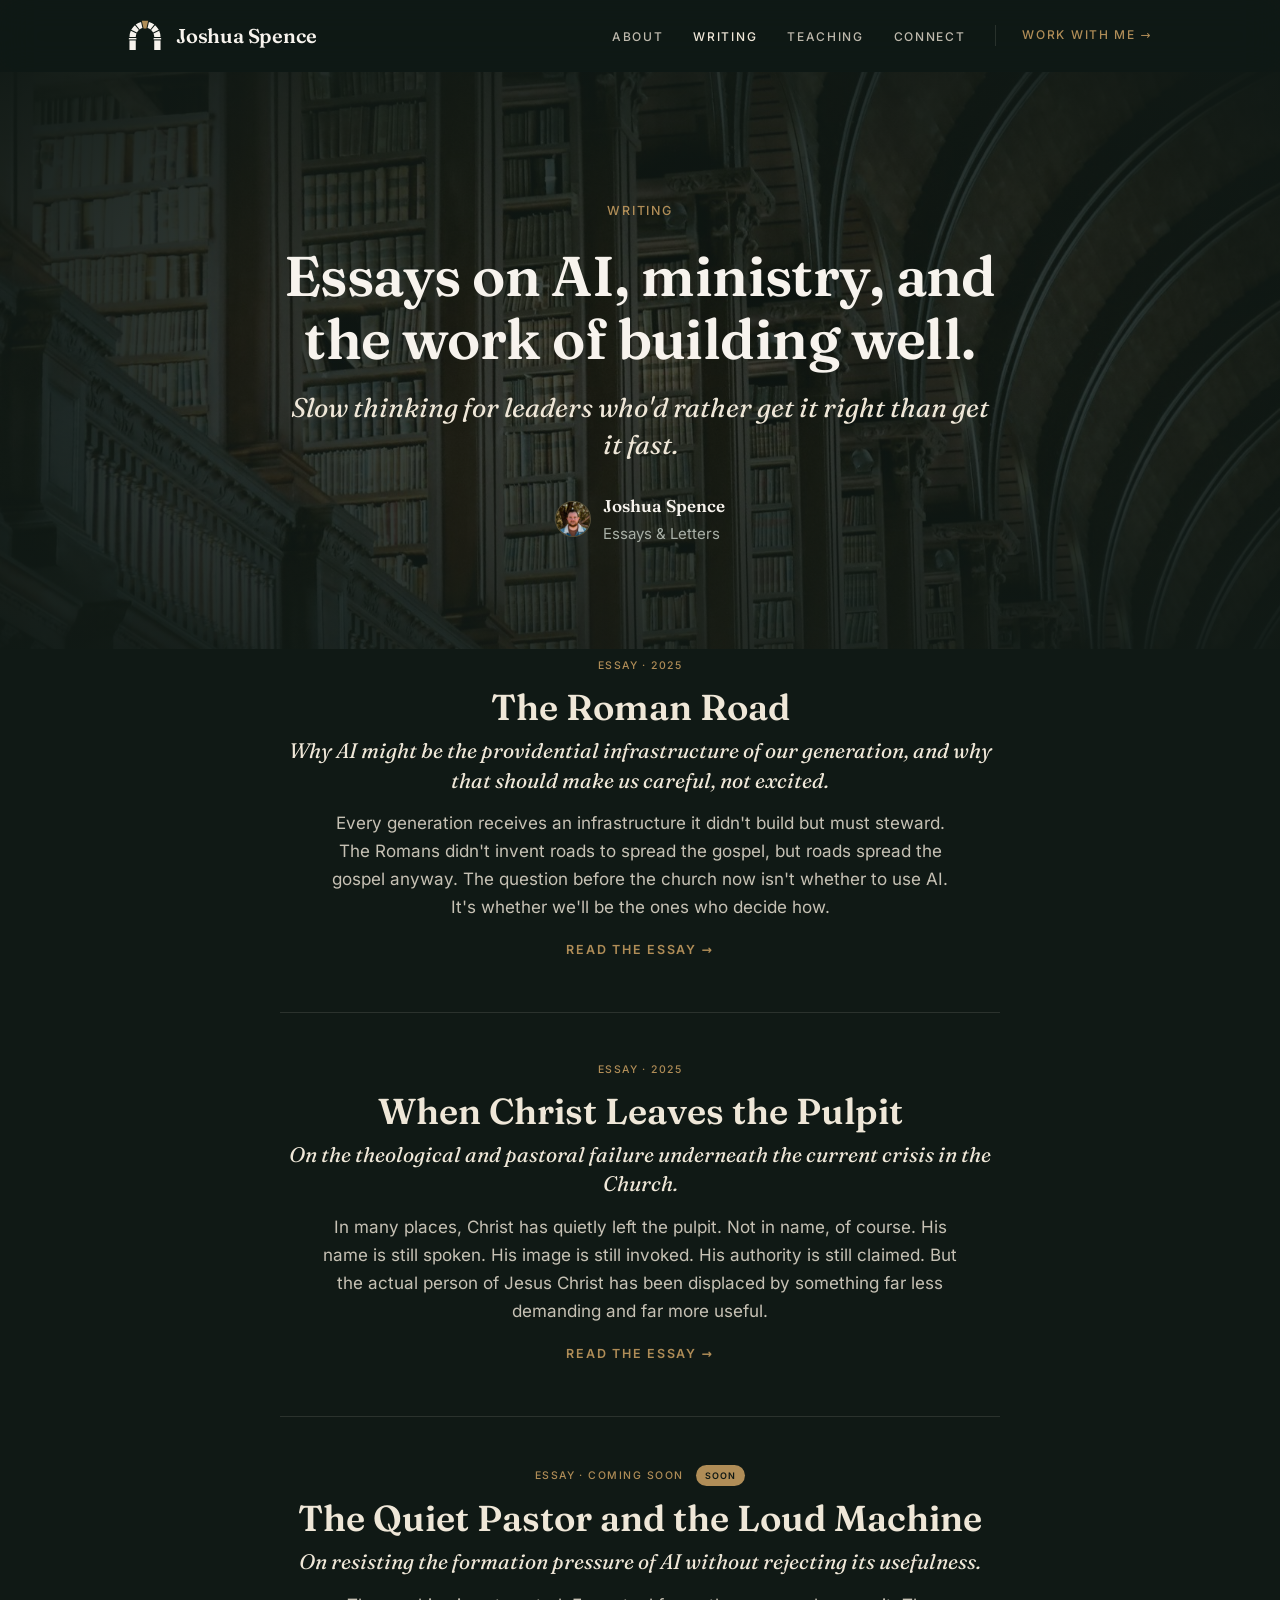
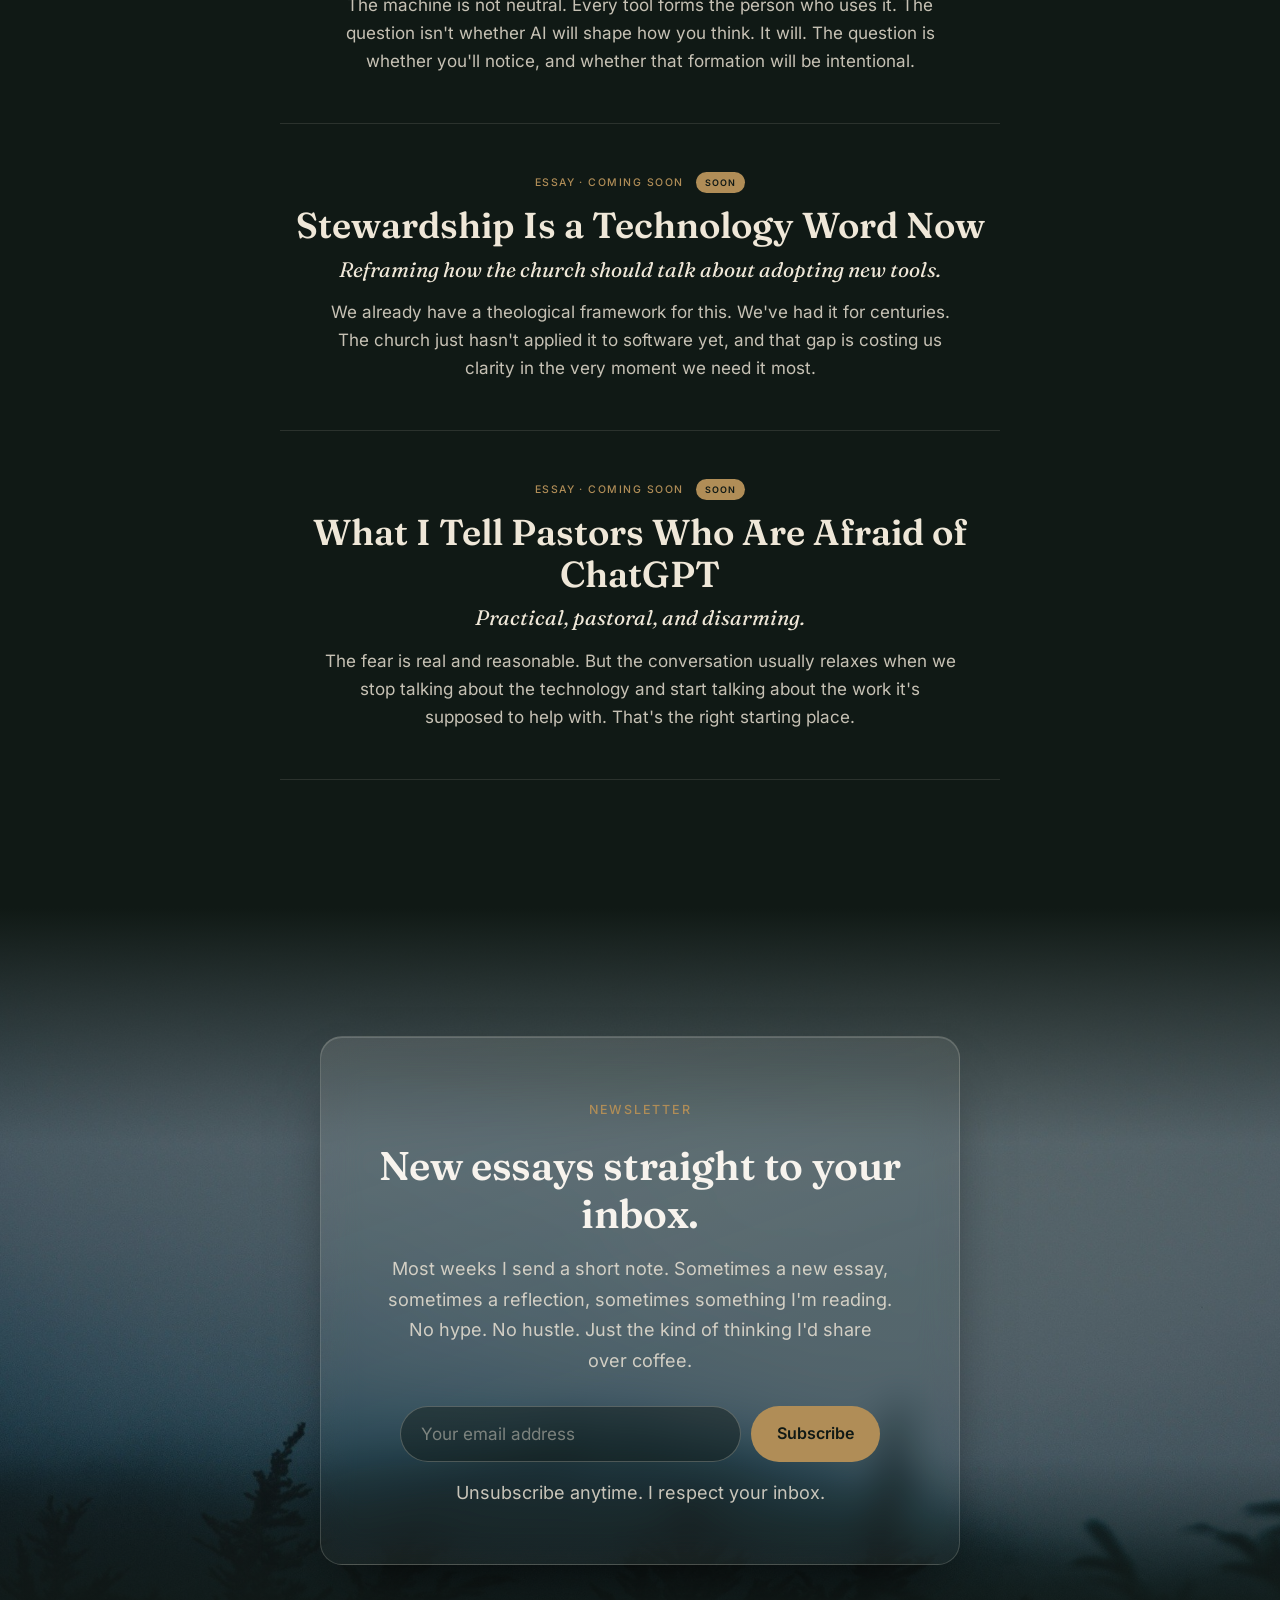
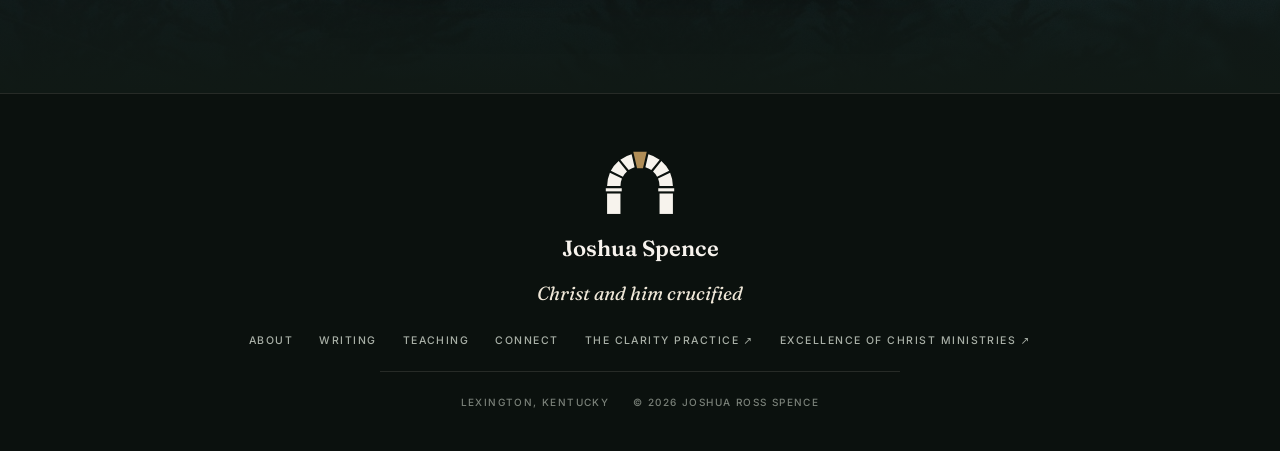
<file: writing.html>
<!DOCTYPE html>
<html lang="en">
<head>
  <meta charset="UTF-8">
  <meta name="viewport" content="width=device-width, initial-scale=1.0">
  <title>Writing · Joshua Ross Spence</title>
  <meta name="description" content="Essays on AI, ministry, and the work of building well. Slow thinking for leaders who'd rather get it right than get it fast.">
  <meta name="theme-color" content="#101915">
  <link rel="canonical" href="https://joshuaspence.org/writing.html">
  <link rel="icon" href="assets/img/favicon.svg" type="image/svg+xml">
  <link rel="icon" href="assets/img/favicon-32.png" sizes="32x32" type="image/png">
  <link rel="apple-touch-icon" href="assets/img/apple-touch-icon.png">
  <meta property="og:type" content="website">
  <meta property="og:site_name" content="Joshua Ross Spence">
  <meta property="og:title" content="Writing · Joshua Ross Spence">
  <meta property="og:description" content="Essays on AI, ministry, and the work of building well. Slow thinking for leaders who'd rather get it right than get it fast.">
  <meta property="og:url" content="https://joshuaspence.org/writing.html">
  <meta property="og:image" content="https://joshuaspence.org/assets/img/og-image.jpg">
  <meta name="twitter:card" content="summary_large_image">
  <link rel="preload" href="assets/fonts/inter-latin-400-normal.woff2" as="font" type="font/woff2" crossorigin>
  <link rel="preload" href="assets/fonts/fraunces-latin-600-normal.woff2" as="font" type="font/woff2" crossorigin>
  <link rel="stylesheet" href="assets/css/styles.css">
  <script src="assets/js/flag.js"></script>
</head>
<body>

  <!-- NAV -->
  <nav class="nav" role="navigation" aria-label="Main navigation">
    <div class="nav-inner">
      <a href="index.html" class="nav-logo" aria-label="Joshua Ross Spence, home"><img class="arch" src="assets/img/arch-white.svg" alt="" width="34" height="31"><span class="nav-name">Joshua Spence</span></a>
      <ul class="nav-links" role="list">
        <li><a href="about.html">About</a></li>
        <li><a href="writing.html">Writing</a></li>
        <li><a href="teaching.html">Teaching</a></li>
        <li><a href="connect.html">Connect</a></li>
      </ul>
      <a href="https://joshuaspence.co" class="nav-work" target="_blank" rel="noopener noreferrer">Work with me →</a>
      <button class="nav-hamburger" aria-label="Open menu" aria-expanded="false">
        <span></span><span></span><span></span>
      </button>
    </div>
  </nav>

  <div class="nav-mobile" role="dialog" aria-label="Mobile navigation">
    <a href="about.html">About</a>
    <a href="writing.html">Writing</a>
    <a href="teaching.html">Teaching</a>
    <a href="connect.html">Connect</a>
    <a href="https://joshuaspence.co" class="nav-work-mobile" target="_blank" rel="noopener noreferrer">Work with me →</a>
  </div>

  <main>

    <!-- HERO -->
    <section class="page-hero-wrap">
      <img class="hero-bg" src="assets/img/bg-library.jpg" alt="" aria-hidden="true">
      <div class="container">
        <div class="page-hero">
          <span class="overline">Writing</span>
          <h1>Essays on AI, ministry, and the work of building well.</h1>
          <p class="hero-sub">Slow thinking for leaders who'd rather get it right than get it fast.</p>
          <div class="author-badge" style="margin-top:28px; margin-bottom:0;">
            <div class="avatar avatar-sm">
              <img src="assets/img/js-portrait.jpg" alt="Joshua Spence">
            </div>
            <div class="author-badge-info">
              <strong>Joshua Spence</strong>
              <span>Essays &amp; Letters</span>
            </div>
          </div>
        </div>
      </div>
    </section>

    <!-- ESSAY LIST -->
    <section style="padding-top:0; padding-bottom:clamp(88px,10vw,128px);">
      <div class="container">
        <div class="essay-list stagger">

          <!-- Essay 1: The Roman Road (anchor essay) -->
          <article class="essay-item" id="roman-road">
            <p class="essay-meta">Essay · 2025</p>
            <a href="roman-road.html" class="essay-title">The Roman Road</a>
            <span class="essay-subtitle">Why AI might be the providential infrastructure of our generation, and why that should make us careful, not excited.</span>
            <p class="essay-excerpt">Every generation receives an infrastructure it didn't build but must steward. The Romans didn't invent roads to spread the gospel, but roads spread the gospel anyway. The question before the church now isn't whether to use AI. It's whether we'll be the ones who decide how.</p>
            <a href="roman-road.html" class="essay-read">Read the essay →</a>
          </article>

          <!-- Essay 2: When Christ Leaves the Pulpit -->
          <article class="essay-item">
            <p class="essay-meta">Essay · 2025</p>
            <a href="when-christ-leaves-the-pulpit.html" class="essay-title">When Christ Leaves the Pulpit</a>
            <span class="essay-subtitle">On the theological and pastoral failure underneath the current crisis in the Church.</span>
            <p class="essay-excerpt">In many places, Christ has quietly left the pulpit. Not in name, of course. His name is still spoken. His image is still invoked. His authority is still claimed. But the actual person of Jesus Christ has been displaced by something far less demanding and far more useful.</p>
            <a href="when-christ-leaves-the-pulpit.html" class="essay-read">Read the essay →</a>
          </article>

          <!-- Essay 3: Coming soon -->
          <article class="essay-item essay-coming">
            <p class="essay-meta">Essay · Coming soon <span class="tag-coming">Soon</span></p>
            <span class="essay-title">The Quiet Pastor and the Loud Machine</span>
            <span class="essay-subtitle">On resisting the formation pressure of AI without rejecting its usefulness.</span>
            <p class="essay-excerpt">The machine is not neutral. Every tool forms the person who uses it. The question isn't whether AI will shape how you think. It will. The question is whether you'll notice, and whether that formation will be intentional.</p>
          </article>

          <!-- Essay 4: Coming soon -->
          <article class="essay-item essay-coming">
            <p class="essay-meta">Essay · Coming soon <span class="tag-coming">Soon</span></p>
            <span class="essay-title">Stewardship Is a Technology Word Now</span>
            <span class="essay-subtitle">Reframing how the church should talk about adopting new tools.</span>
            <p class="essay-excerpt">We already have a theological framework for this. We've had it for centuries. The church just hasn't applied it to software yet, and that gap is costing us clarity in the very moment we need it most.</p>
          </article>

          <!-- Essay 5: Coming soon -->
          <article class="essay-item essay-coming">
            <p class="essay-meta">Essay · Coming soon <span class="tag-coming">Soon</span></p>
            <span class="essay-title">What I Tell Pastors Who Are Afraid of ChatGPT</span>
            <span class="essay-subtitle">Practical, pastoral, and disarming.</span>
            <p class="essay-excerpt">The fear is real and reasonable. But the conversation usually relaxes when we stop talking about the technology and start talking about the work it's supposed to help with. That's the right starting place.</p>
          </article>

        </div>
      </div>
    </section>

    <!-- EMAIL SIGNUP -->
    <section class="email-section" id="subscribe">
      <div class="container">
        <div class="email-inner fade-up">
          <span class="overline">Newsletter</span>
          <h2>New essays straight to your inbox.</h2>
          <p>Most weeks I send a short note. Sometimes a new essay, sometimes a reflection, sometimes something I'm reading. No hype. No hustle. Just the kind of thinking I'd share over coffee.</p>
          <iframe name="kit-frame" style="display:none;" aria-hidden="true" title="Kit form target"></iframe>
          <form class="email-form" action="https://app.kit.com/forms/9468211/subscriptions" method="post" target="kit-frame" novalidate>
            <input type="email" name="email_address" class="email-input" placeholder="Your email address" required aria-label="Email address">
            <button type="submit" class="email-btn">Subscribe</button>
          </form>
          <p class="email-micro">Unsubscribe anytime. I respect your inbox.</p>
        </div>
      </div>
    </section>

  </main>

  <!-- FOOTER -->
  <footer class="footer" role="contentinfo">
    <div class="container">
      <div class="footer-inner">
        <div class="footer-mark">
          <img class="arch" src="assets/img/arch-white.svg" alt="" width="72" height="66">
          <span class="footer-wordmark">Joshua Spence</span>
          <span class="italic-line">Christ and him crucified</span>
        </div>
        <nav class="footer-links" aria-label="Footer navigation">
          <a href="about.html">About</a>
          <a href="writing.html">Writing</a>
          <a href="teaching.html">Teaching</a>
          <a href="connect.html">Connect</a>
          <a href="https://joshuaspence.co" target="_blank" rel="noopener noreferrer">The Clarity Practice ↗</a>
          <a href="https://excellenciesofchrist.com" target="_blank" rel="noopener noreferrer">Excellence of Christ Ministries ↗</a>
        </nav>
        <div class="footer-divider"></div>
        <div class="footer-meta">
          <span>Lexington, Kentucky</span>
          <span>&copy; 2026 Joshua Ross Spence</span>
        </div>
      </div>
    </div>
  </footer>

  <script src="assets/js/main.js" defer></script>
</body>
</html>
</file>
<file: assets/css/styles.css>
/* ─────────────────────────────────────────────────────
   Joshua Spence · joshuaspence.org
   One brand, dark mode: Night Pine, Parchment, Brass, and the white arch.
   Type: Fraunces (headlines, italic lines) · Inter (body and labels)
   Layout: centered by default; long reading stays left-aligned.
   ───────────────────────────────────────────────────── */

/* 00 — FONTS (self-hosted) */
@font-face { font-family: "Fraunces"; font-weight: 400; font-style: normal; font-display: swap; src: url("../fonts/fraunces-latin-400-normal.woff2") format("woff2"); }
@font-face { font-family: "Fraunces"; font-weight: 600; font-style: normal; font-display: swap; src: url("../fonts/fraunces-latin-600-normal.woff2") format("woff2"); }
@font-face { font-family: "Fraunces"; font-weight: 400; font-style: italic; font-display: swap; src: url("../fonts/fraunces-latin-400-italic.woff2") format("woff2"); }
@font-face { font-family: "Inter"; font-weight: 400; font-style: normal; font-display: swap; src: url("../fonts/inter-latin-400-normal.woff2") format("woff2"); }
@font-face { font-family: "Inter"; font-weight: 500; font-style: normal; font-display: swap; src: url("../fonts/inter-latin-500-normal.woff2") format("woff2"); }
@font-face { font-family: "Inter"; font-weight: 600; font-style: normal; font-display: swap; src: url("../fonts/inter-latin-600-normal.woff2") format("woff2"); }

/* 01 — DESIGN TOKENS */
:root {
  --night:   #101915;  /* Night Pine: the ground */
  --deep:    #0B110E;  /* footer */
  --spruce:  #1C2622;  /* Charcoal Spruce: raised surfaces */
  --iron:    #2E3330;
  --pine:    #2F4A3A;  /* Deep Pine */
  --moss:    #6E7A5A;  /* texture only */
  --brass:   #B08D57;  /* Antique Brass: the keystone and the one warm accent */
  --ivory:   #F7F3ED;  /* the white arch and headlines */
  --parch:   #EFE7D8;  /* Parchment: body text on dark */
  --fog:     #A9B0A7;  /* captions, metadata */

  --bg: var(--night);
  --text: var(--parch);
  --text-soft: rgba(239,231,216,0.82);
  --text-muted: var(--fog);
  --border: rgba(239,231,216,0.12);

  --display: "Fraunces", "Tiempos Headline", Lora, Georgia, serif;
  --caps:   "Inter", "Source Sans 3", system-ui, sans-serif;   /* small labels and eyebrows only */
  --italic: var(--display);
  --serif:  "Inter", "Source Sans 3", system-ui, sans-serif;   /* body (kept name for inline styles) */
  --font: var(--serif);
  --font-display: var(--display);

  --nav-h: 72px;
  --max-w: 1120px;
  --pad: clamp(20px, 5vw, 48px);
  --section-pad: clamp(88px, 10vw, 128px);
  --r: 999px;
  --r-card: 16px;
  --ease: 220ms ease;
}

/* 02 — RESET */
*, *::before, *::after { box-sizing: border-box; margin: 0; padding: 0; }
html { scroll-behavior: smooth; -webkit-text-size-adjust: 100%; }
body {
  font-family: var(--serif);
  font-size: 18px;
  line-height: 1.7;
  color: var(--text);
  background: var(--bg);
  -webkit-font-smoothing: antialiased;
  text-align: center;
}
img, video { display: block; max-width: 100%; }
a { color: var(--brass); text-decoration: none; }
button { cursor: pointer; font: inherit; border: none; background: none; }
::selection { background: rgba(176,141,87,0.28); color: var(--parch); }
:focus-visible { outline: 2px solid var(--brass); outline-offset: 3px; border-radius: 4px; }

/* 03 — TYPE */
h1, h2, h3, h4 { font-family: var(--display); font-weight: 600; color: var(--ivory); letter-spacing: -0.01em; }
h1 { font-size: clamp(36px, 5.4vw, 56px); line-height: 1.12; }
h2 { font-size: clamp(28px, 3.6vw, 40px); line-height: 1.2; }
h3 { font-size: clamp(21px, 2.4vw, 26px); line-height: 1.3; }
h1 em, h2 em, h3 em { font-family: var(--italic); font-style: italic; font-weight: 400; color: var(--ivory); }
p { max-width: 62ch; margin-inline: auto; }
p + p { margin-top: 1.2em; }
.caps { font-family: var(--caps); font-weight: 600; letter-spacing: 0.14em; text-transform: uppercase; }
.italic-line { font-family: var(--italic); font-style: italic; font-weight: 400; color: var(--parch); }

/* 04 — LAYOUT */
.container { max-width: var(--max-w); margin-inline: auto; padding-inline: var(--pad); }
section { padding-block: var(--section-pad); }
.section-stone { background: var(--spruce); }
.section-dark { background: var(--deep); }

/* 05 — EYEBROW */
.overline {
  display: inline-block;
  font-family: var(--caps);
  font-size: 12.5px;
  font-weight: 500;
  letter-spacing: 0.14em;
  text-transform: uppercase;
  color: var(--brass);
  margin-bottom: 18px;
}
.hair { display: block; width: 56px; height: 1.5px; margin: 26px auto; background: var(--brass); }

/* 06 — NAV (liquid glass) */
.nav {
  position: sticky; top: 0; z-index: 100; height: var(--nav-h);
  background: rgba(16,25,21,0.62);
  backdrop-filter: blur(18px) saturate(1.2);
  -webkit-backdrop-filter: blur(18px) saturate(1.2);
  border-bottom: 1px solid transparent;
  transition: border-color var(--ease), background var(--ease);
}
.nav.scrolled { border-bottom-color: var(--border); background: rgba(16,25,21,0.86); }
.nav-inner { max-width: var(--max-w); margin-inline: auto; padding-inline: var(--pad); height: 100%; display: flex; align-items: center; }
.nav-logo { display: inline-flex; align-items: center; gap: 14px; color: var(--parch); flex-shrink: 0; }
.nav-logo:hover { opacity: 0.85; }
.arch { display: block; height: auto; }
.nav-logo .arch { width: 34px; }
.nav-name { font-family: var(--display); font-weight: 600; font-size: 20px; letter-spacing: -0.01em; color: var(--ivory); }
.nav-links { display: flex; list-style: none; gap: 30px; margin-left: auto; }
.nav-links a, .nav-work {
  font-family: var(--caps); font-size: 12px; font-weight: 500; letter-spacing: 0.14em; text-transform: uppercase;
  color: rgba(239,231,216,0.78); transition: color var(--ease);
}
.nav-links a:hover, .nav-links a.active { color: var(--parch); }
.nav-work { margin-left: 30px; padding-left: 26px; border-left: 1px solid var(--border); color: var(--brass); white-space: nowrap; }
.nav-work:hover { color: var(--parch); }
.nav-hamburger { display: none; flex-direction: column; gap: 5px; padding: 8px; margin-left: auto; }
.nav-hamburger span { display: block; width: 22px; height: 1.5px; background: var(--parch); transition: transform var(--ease), opacity var(--ease); }
.nav-hamburger.open span:nth-child(1) { transform: translateY(6.5px) rotate(45deg); }
.nav-hamburger.open span:nth-child(2) { opacity: 0; }
.nav-hamburger.open span:nth-child(3) { transform: translateY(-6.5px) rotate(-45deg); }

/* 07 — MOBILE NAV */
.nav-mobile { display: none; position: fixed; inset: var(--nav-h) 0 0; background: var(--night); z-index: 99; flex-direction: column; align-items: center; padding: 40px var(--pad); overflow-y: auto; }
.nav-mobile.open { display: flex; }
.nav-mobile a { font-family: var(--display); font-size: 24px; font-weight: 600; color: var(--parch); padding-block: 18px; width: 100%; border-bottom: 1px solid var(--border); }
.nav-mobile a:last-child { border-bottom: none; }
.nav-mobile .nav-work-mobile { color: var(--brass); margin-top: 18px; }

/* 08 — BUTTONS */
.btn {
  display: inline-flex; align-items: center; justify-content: center; gap: 8px;
  font-family: var(--caps); font-size: 16px; font-weight: 500; letter-spacing: 0.005em;
  padding: 15px 28px; border-radius: var(--r); border: 1px solid transparent;
  transition: all var(--ease); white-space: nowrap; line-height: 1;
}
.btn-lg { padding: 17px 32px; font-size: 17px; }
.btn-sm { padding: 11px 20px; }
.btn-primary { background: var(--ivory); color: var(--night); border-color: var(--ivory); }
.btn-primary:hover { background: var(--parch); color: var(--night); }
.btn-secondary, .btn-ghost { background: transparent; color: var(--parch); border-color: rgba(239,231,216,0.35); }
.btn-secondary:hover, .btn-ghost:hover { border-color: var(--parch); background: rgba(239,231,216,0.06); color: var(--parch); }
.btn-clay { background: var(--brass); color: var(--night); border-color: var(--brass); }
.btn-clay:hover { background: #C4A36F; color: var(--night); }
.link-text { font-family: var(--caps); font-size: 12.5px; font-weight: 600; letter-spacing: 0.14em; text-transform: uppercase; color: var(--brass); border-bottom: 1px solid rgba(176,141,87,0.4); padding-bottom: 3px; transition: border-color var(--ease); }
.link-text:hover { border-bottom-color: var(--brass); }
.link-muted { font-size: 16px; color: var(--fog); transition: color var(--ease); }
.link-muted:hover { color: var(--parch); }

/* 09 — PAGE HERO (inner pages, photo + veil, centered) */
.page-hero-wrap { position: relative; padding: 0; overflow: hidden; background: var(--night); }
.page-hero-wrap .hero-bg { position: absolute; inset: 0; width: 100%; height: 100%; object-fit: cover; opacity: 0.55; }
.page-hero-wrap::after { content: ""; position: absolute; inset: 0; background: radial-gradient(ellipse 70% 80% at 50% 50%, rgba(16,25,21,0.55) 0%, rgba(16,25,21,0.85) 70%, var(--night) 100%); }
.page-hero-wrap .container { position: relative; z-index: 1; }
.page-hero { padding-top: clamp(80px, 10vw, 128px); padding-bottom: clamp(64px, 8vw, 104px); display: flex; flex-direction: column; align-items: center; }
.page-hero h1 { margin-top: 6px; max-width: 20ch; }
.page-hero .hero-sub { margin-top: 18px; font-family: var(--italic); font-style: italic; font-weight: 400; font-size: clamp(21px, 2.4vw, 27px); line-height: 1.4; color: var(--parch); max-width: 40ch; }

/* 10 — HOME HERO */
.home-hero-section { position: relative; padding: 0; overflow: hidden; min-height: clamp(620px, 92vh, 860px); display: flex; align-items: center; }
.home-hero-photo { position: absolute; inset: 0; z-index: 0; pointer-events: none; user-select: none; }
.home-hero-photo img { width: 100%; height: 100%; object-fit: cover; object-position: center 60%; }
.home-hero-photo::after { content: ""; position: absolute; inset: 0; background: radial-gradient(ellipse 60% 70% at 50% 50%, rgba(16,25,21,0.80) 0%, rgba(16,25,21,0.58) 55%, rgba(16,25,21,0.42) 100%), linear-gradient(180deg, rgba(16,25,21,0) 70%, var(--night) 100%); }
.home-hero-section { min-height: clamp(560px, 74vh, 660px); }
.home-hero-section { background: linear-gradient(180deg, var(--iron) 0%, #262B28 75%, var(--night) 100%); }
/* Portrait on the left, dissolving into the pines */
.home-hero-portrait { position: absolute; left: 0; top: 0; bottom: 0; width: 60%; z-index: 0; pointer-events: none; user-select: none;
  -webkit-mask-image: linear-gradient(to right, #000 0%, #000 55%, transparent 96%); mask-image: linear-gradient(to right, #000 0%, #000 55%, transparent 96%); }
.home-hero-portrait img { width: 100%; height: 100%; object-fit: cover; object-position: 60% 40%; filter: brightness(0.8) contrast(1.04) saturate(0.9); }
.home-hero-portrait::after { content: ""; position: absolute; inset: 0; background: linear-gradient(180deg, rgba(16,25,21,0) 75%, rgba(16,25,21,0.6) 100%); }
.home-hero-section .container { position: relative; z-index: 1; width: 100%; display: grid; grid-template-columns: 1fr 1fr; }
.home-hero-section .home-hero { grid-column: 2; padding-block: clamp(64px, 8vw, 96px); }
.home-hero-section .hero-line { font-size: clamp(40px, 5vw, 68px); }
@media (max-width: 860px) {
  .home-hero-section { flex-direction: column; min-height: 0; }
  .home-hero-portrait { position: relative; width: 100%; height: 62vw; max-height: 460px;
    -webkit-mask-image: linear-gradient(to bottom, #000 70%, transparent 100%); mask-image: linear-gradient(to bottom, #000 70%, transparent 100%); }
  .home-hero-portrait img { object-position: 70% 25%; }
  .home-hero-section .container { display: block; }
  .home-hero-section .home-hero { padding-top: 8px; }
}
.home-hero { padding-block: clamp(96px, 12vw, 150px); display: flex; flex-direction: column; align-items: center; }
.hero-arch { width: clamp(88px, 9vw, 120px); margin: 0 auto 28px; }
.hero-name { font-family: var(--display); font-weight: 600; font-size: clamp(30px, 3.4vw, 42px); letter-spacing: -0.01em; color: var(--ivory); line-height: 1.15; }
.hero-line { margin-top: 10px; font-family: var(--italic); font-style: italic; font-weight: 400; color: var(--ivory); font-size: clamp(42px, 6.4vw, 80px); line-height: 1.05; }
.hero-desc { margin-top: 18px; font-size: clamp(18px, 1.9vw, 21px); line-height: 1.45; color: var(--parch); max-width: 34ch; }
.home-hero .hero-sub { margin-top: 0; font-size: 17px; line-height: 1.65; color: var(--text-soft); max-width: 50ch; }
.hero-actions { margin-top: 36px; display: flex; flex-direction: column; align-items: center; gap: 20px; }
.hero-consult { display: flex; flex-direction: column; align-items: center; gap: 6px; }
.hero-consult-label { font-size: 16px; color: var(--fog); max-width: 44ch; margin: 0; }
.hero-secondary { font-family: var(--caps); font-size: 12.5px; font-weight: 600; letter-spacing: 0.14em; text-transform: uppercase; color: var(--brass); }
.hero-secondary:hover { color: var(--parch); }

/* 11 — ROMAN ROAD PULL QUOTE */
.roman-road-inner { max-width: 760px; margin-inline: auto; }
.roman-road-body { font-family: var(--italic); font-style: italic; font-weight: 400; font-size: clamp(24px, 3vw, 34px); line-height: 1.4; color: var(--parch); max-width: 34ch; }
.roman-road-cta { margin-top: 34px; }

/* 12 — WRITE / TEACH / HELP */
.three-col-grid { display: grid; grid-template-columns: repeat(3, 1fr); gap: 18px; }
.col-card { background: var(--spruce); border: 1px solid var(--border); border-radius: var(--r-card); padding: 44px 34px; display: flex; flex-direction: column; align-items: center; transition: transform var(--ease), border-color var(--ease); }
.col-card:hover { transform: translateY(-3px); border-color: rgba(176,141,87,0.35); }
.col-rule { width: 40px; height: 1.5px; background: var(--brass); margin-bottom: 26px; }
.col-card h3 { font-family: var(--display); font-weight: 600; font-size: 26px; color: var(--ivory); margin-bottom: 12px; }
.col-card p { font-size: 17px; line-height: 1.6; color: var(--text-soft); flex: 1; }
.col-link { margin-top: 26px; font-family: var(--caps); font-size: 12.5px; font-weight: 600; letter-spacing: 0.14em; text-transform: uppercase; color: var(--brass); }
.col-link:hover { color: var(--parch); }

/* 13 — NEWSLETTER (liquid glass over fog) */
.email-section { position: relative; background: var(--night) url("../img/bg-peak-fog.jpg") center 60% / cover no-repeat; }
.email-section::before { content: ""; position: absolute; inset: 0; background: linear-gradient(180deg, var(--night) 0%, rgba(16,25,21,0.55) 30%, rgba(16,25,21,0.55) 70%, var(--night) 100%); }
.email-section .container { position: relative; }
.email-inner, .glass {
  max-width: 640px; margin-inline: auto; padding: clamp(36px, 5vw, 56px);
  background: linear-gradient(160deg, rgba(239,231,216,0.13), rgba(239,231,216,0.04) 60%);
  border: 1px solid rgba(239,231,216,0.18);
  box-shadow: inset 0 1px 0 rgba(255,255,255,0.16), 0 30px 60px -30px rgba(0,0,0,0.85);
  backdrop-filter: blur(18px) saturate(1.2); -webkit-backdrop-filter: blur(18px) saturate(1.2);
  border-radius: 22px;
}
.email-inner h2 { margin-top: 4px; }
.email-inner > p { color: var(--text-soft); margin-top: 16px; font-size: 18px; max-width: 46ch; }
.email-form { display: flex; gap: 10px; margin: 30px auto 0; max-width: 480px; flex-wrap: wrap; justify-content: center; }
.email-input, .door-input {
  flex: 1; min-width: 220px; padding: 14px 20px; font-size: 17px; font-family: var(--caps);
  background: rgba(16,25,21,0.45); border: 1px solid rgba(239,231,216,0.25); border-radius: var(--r);
  color: var(--parch); outline: none; transition: border-color var(--ease);
}
.email-input::placeholder, .door-input::placeholder { color: rgba(239,231,216,0.45); }
.email-input:focus, .door-input:focus { border-color: var(--brass); }
.email-btn {
  padding: 14px 26px; background: var(--brass); color: var(--night); border-radius: var(--r);
  font-family: var(--caps); font-size: 16px; font-weight: 600;
  transition: background var(--ease), box-shadow var(--ease); white-space: nowrap;
}
.email-btn:hover { background: #C4A36F; }
.email-btn.sent { background: var(--moss); color: var(--parch); cursor: default; }
.email-micro { margin-top: 14px; font-size: 15px; color: var(--fog); max-width: none; }

/* 14 — WRITING LIST */
.essay-list { display: flex; flex-direction: column; align-items: center; }
.essay-item { padding-block: 48px; border-bottom: 1px solid var(--border); max-width: 720px; width: 100%; }
.essay-item:first-child { padding-top: 8px; }
.essay-meta { font-family: var(--caps); font-size: 10.5px; font-weight: 500; letter-spacing: 0.14em; text-transform: uppercase; color: var(--brass); margin-bottom: 12px; }
.essay-title { font-family: var(--display); font-weight: 600; font-size: clamp(26px, 3.2vw, 36px); line-height: 1.15; color: var(--parch); display: block; transition: color var(--ease); }
.essay-title:hover { color: var(--brass); }
.essay-subtitle { font-family: var(--italic); font-style: italic; font-weight: 400; font-size: 21px; line-height: 1.4; color: var(--parch); margin-top: 8px; display: block; }
.essay-excerpt { margin-top: 14px; font-size: 17px; line-height: 1.65; color: var(--text-soft); max-width: 58ch; }
.essay-read { display: inline-block; margin-top: 18px; font-family: var(--caps); font-size: 12.5px; font-weight: 600; letter-spacing: 0.14em; text-transform: uppercase; color: var(--brass); }
.essay-read:hover { color: var(--parch); }
.essay-coming { opacity: 0.5; }
.essay-coming .essay-title { pointer-events: none; }
.tag-coming { display: inline-block; font-family: var(--caps); font-size: 9px; font-weight: 600; letter-spacing: 0.12em; text-transform: uppercase; color: var(--night); background: var(--brass); padding: 3px 9px; border-radius: 999px; vertical-align: middle; margin-left: 8px; }

/* Essay reading pages: long reading stays left-aligned and parchment on dark */
.essay-body { text-align: left; }
.essay-body > div { color: var(--text-soft) !important; }
.essay-body p { max-width: none; margin-inline: 0; }
.essay-body h2 { font-family: var(--display) !important; font-weight: 600; color: var(--ivory); }
.essay-body blockquote { font-family: var(--italic); font-style: italic; font-size: 1.2em; color: var(--ivory); border-left: 2px solid var(--brass); padding-left: 22px; margin: 28px 0; }
.essay-body a { color: var(--brass); border-bottom: 1px solid rgba(176,141,87,0.4); }
.byline { margin-top: 28px; display: flex; align-items: center; justify-content: center; gap: 12px; text-align: left; }
.byline strong { font-family: var(--display); font-weight: 600; font-size: 17px; display: block; color: var(--ivory); }
.byline span { display: block; font-size: 15px; color: var(--fog); }

/* 15 — ABOUT */
.about-layout { display: grid; grid-template-columns: 1fr 360px; gap: 72px; align-items: start; text-align: left; }
.about-photo { border-radius: var(--r-card); overflow: hidden; aspect-ratio: 3/4; background: var(--spruce); position: sticky; top: calc(var(--nav-h) + 32px); border: 1px solid var(--border); }
.about-photo img { width: 100%; height: 100%; object-fit: cover; object-position: center top; }
.about-lead { font-family: var(--italic); font-style: italic; font-weight: 400; font-size: clamp(24px, 2.8vw, 30px); line-height: 1.4; color: var(--ivory); margin: 0 0 40px; max-width: 34ch; }
.about-body { font-size: 18px; line-height: 1.78; color: var(--text-soft); }
.about-body p { max-width: 62ch; margin-inline: 0; }
.about-ctas { margin-top: 48px; display: flex; flex-wrap: wrap; gap: 20px; align-items: center; }

/* 16 — TEACHING */
.teaching-eoc { max-width: 680px; margin-inline: auto; }
.teaching-eoc h2 { margin-top: 4px; margin-bottom: 18px; }
.teaching-eoc p { color: var(--text-soft); }
.teaching-placeholder { margin: 64px auto 0; padding: 44px 40px; border: 1px dashed rgba(239,231,216,0.25); border-radius: var(--r-card); max-width: 680px; }
.teaching-placeholder p { font-family: var(--italic); font-style: italic; font-weight: 400; font-size: 22px; line-height: 1.45; color: var(--fog); }

/* 17 — CONNECT */
.doors-grid { display: grid; grid-template-columns: 1fr 1fr; gap: 20px; max-width: 920px; margin-inline: auto; }
.door { padding: 44px 38px; border-radius: 20px; display: flex; flex-direction: column; align-items: center; border: 1px solid var(--border); }
.door-primary { background: var(--pine); }
.door-secondary { background: var(--spruce); }
.door .overline { margin-bottom: 10px; }
.door h3 { font-size: 26px; line-height: 1.25; color: var(--parch); margin-bottom: 14px; }
.door > p { font-size: 17.5px; line-height: 1.65; color: var(--text-soft); max-width: none; }
.door-form { margin-top: 26px; display: flex; flex-direction: column; gap: 10px; width: 100%; }
.door-cta { margin-top: 28px; }
.connect-direct { margin: 48px auto 0; padding-top: 40px; border-top: 1px solid var(--border); max-width: 920px; }
.connect-direct p { color: var(--fog); font-size: 18px; max-width: none; }
.connect-direct a { color: var(--brass); border-bottom: 1px solid rgba(176,141,87,0.4); }

/* 17b — CLARITY CALL BAND (closes every essay) */
.cta-band { position: relative; overflow: hidden; background: var(--deep); border-top: 1px solid var(--border); }
.cta-band .watermark { position: absolute; right: -60px; bottom: -40px; width: 380px; opacity: 0.07; pointer-events: none; }
.cta-band .container { position: relative; }
.cta-band h2 { margin-top: 2px; max-width: 22ch; margin-inline: auto; }
.cta-band p { color: var(--text-soft); margin-top: 16px; max-width: 48ch; }
.cta-band .btn { margin-top: 30px; }
@media (max-width: 520px) { .cta-band .watermark { width: 240px; right: -50px; } }

/* 18 — FOOTER */
.footer { background: var(--deep); padding-block: 56px 40px; border-top: 1px solid var(--border); }
.footer-inner { display: flex; flex-direction: column; align-items: center; gap: 22px; }
.footer-mark { display: flex; flex-direction: column; align-items: center; gap: 10px; }
.footer-mark .arch { width: 72px; margin-bottom: 4px; }
.footer-wordmark { font-family: var(--display); font-weight: 600; font-size: 22px; color: var(--ivory); }
.footer-mark .italic-line { font-size: 19px; }
.footer-links { display: flex; flex-wrap: wrap; justify-content: center; gap: 8px 26px; }
.footer-links a { font-family: var(--caps); font-size: 10.5px; font-weight: 500; letter-spacing: 0.14em; text-transform: uppercase; color: var(--fog); transition: color var(--ease); }
.footer-links a:hover { color: var(--parch); }
.footer-divider { height: 1px; width: 100%; max-width: 520px; background: var(--border); }
.footer-meta { display: flex; justify-content: center; flex-wrap: wrap; gap: 8px 24px; font-family: var(--caps); font-size: 10px; font-weight: 500; letter-spacing: 0.14em; text-transform: uppercase; color: rgba(169,176,167,0.7); }

/* 19 — AVATARS */
.avatar { border-radius: 50%; overflow: hidden; flex-shrink: 0; background: var(--spruce); border: 1px solid rgba(176,141,87,0.4); }
.avatar img { width: 100%; height: 100%; object-fit: cover; object-position: center top; }
.avatar-sm { width: 36px; height: 36px; }
.avatar-md { width: 48px; height: 48px; }
.avatar-lg { width: 64px; height: 64px; }
.avatar-xl { width: 88px; height: 88px; }
.author-badge { display: inline-flex; align-items: center; gap: 12px; margin-bottom: 28px; text-align: left; }
.author-badge-info strong { display: block; font-family: var(--display); font-size: 17px; font-weight: 600; color: var(--ivory); }
.author-badge-info span { display: block; font-size: 15px; color: var(--fog); }
.quote-attr { display: flex; align-items: center; justify-content: center; gap: 10px; margin-top: 26px; }
.quote-attr-name { font-family: var(--caps); font-size: 10.5px; font-weight: 500; letter-spacing: 0.14em; text-transform: uppercase; color: var(--fog); }

/* 20 — PHOTOS */
.photo-strip { position: relative; border-radius: 20px; overflow: hidden; height: 420px; border: 1px solid var(--border); }
.photo-strip img { width: 100%; height: 100%; object-fit: cover; object-position: center 30%; }
.photo-strip-overlay { position: absolute; inset: 0; background: radial-gradient(ellipse 65% 85% at 50% 50%, rgba(16,25,21,0.82) 0%, rgba(16,25,21,0.55) 60%, rgba(16,25,21,0.35) 100%) !important; display: flex; align-items: center; justify-content: center; }
.photo-strip-content { padding: 40px; }
.photo-strip-content blockquote { font-family: var(--italic); font-style: italic; font-weight: 400; font-size: clamp(24px, 3vw, 34px); line-height: 1.35; color: var(--parch); max-width: 30ch; margin-inline: auto; }
.photo-strip-content .strip-link { display: inline-block; margin-top: 24px; font-family: var(--caps); font-size: 12.5px; font-weight: 600; letter-spacing: 0.14em; text-transform: uppercase; color: var(--brass); border-bottom: 1px solid rgba(176,141,87,0.4); padding-bottom: 3px; }
.photo-banner { position: relative; height: 460px; overflow: hidden; }
.photo-banner img { width: 100%; height: 100%; object-fit: cover; object-position: center 25%; }
.photo-banner::after, .photo-banner-overlay { content: ""; position: absolute; inset: 0; background: linear-gradient(180deg, var(--night) 0%, rgba(16,25,21,0.15) 25%, rgba(16,25,21,0.15) 75%, var(--night) 100%); }

/* 21 — MOTION (content stays visible without JS) */
.js .fade-up { opacity: 0; transform: translateY(22px); transition: opacity 0.6s ease, transform 0.6s ease; }
.js .fade-up.in-view { opacity: 1; transform: none; }
.js .stagger > * { opacity: 0; transform: translateY(16px); transition: opacity 0.5s ease, transform 0.5s ease; }
.js .stagger.in-view > *:nth-child(2) { transition-delay: 0.08s; }
.js .stagger.in-view > *:nth-child(3) { transition-delay: 0.16s; }
.js .stagger.in-view > *:nth-child(4) { transition-delay: 0.24s; }
.js .stagger.in-view > *:nth-child(5) { transition-delay: 0.32s; }
.js .stagger.in-view > * { opacity: 1; transform: none; }
@media (prefers-reduced-motion: reduce) {
  html { scroll-behavior: auto; }
  .js .fade-up, .js .stagger > * { opacity: 1 !important; transform: none !important; transition: none !important; }
}

/* 22 — RESPONSIVE */
@media (max-width: 960px) {
  .about-layout { grid-template-columns: 1fr; gap: 40px; }
  .about-photo { position: static; aspect-ratio: 4/3; max-width: 520px; width: 100%; margin-inline: auto; order: -1; }
}
@media (max-width: 860px) {
  .nav-links, .nav-work { display: none; }
  .nav-hamburger { display: flex; }
  .three-col-grid, .doors-grid { grid-template-columns: 1fr; }
  .email-form { flex-direction: column; }
  .about-ctas { flex-direction: column; align-items: flex-start; }
}
@media (max-width: 520px) {
  body { font-size: 18px; }
  .nav-name { font-size: 18px; }
  .nav-logo .arch { width: 30px; }
  .door { padding: 32px 24px; }
  .teaching-placeholder { padding: 32px 24px; }
  .photo-strip { height: 340px; }
  .photo-banner { height: 280px; }
}
</file>
